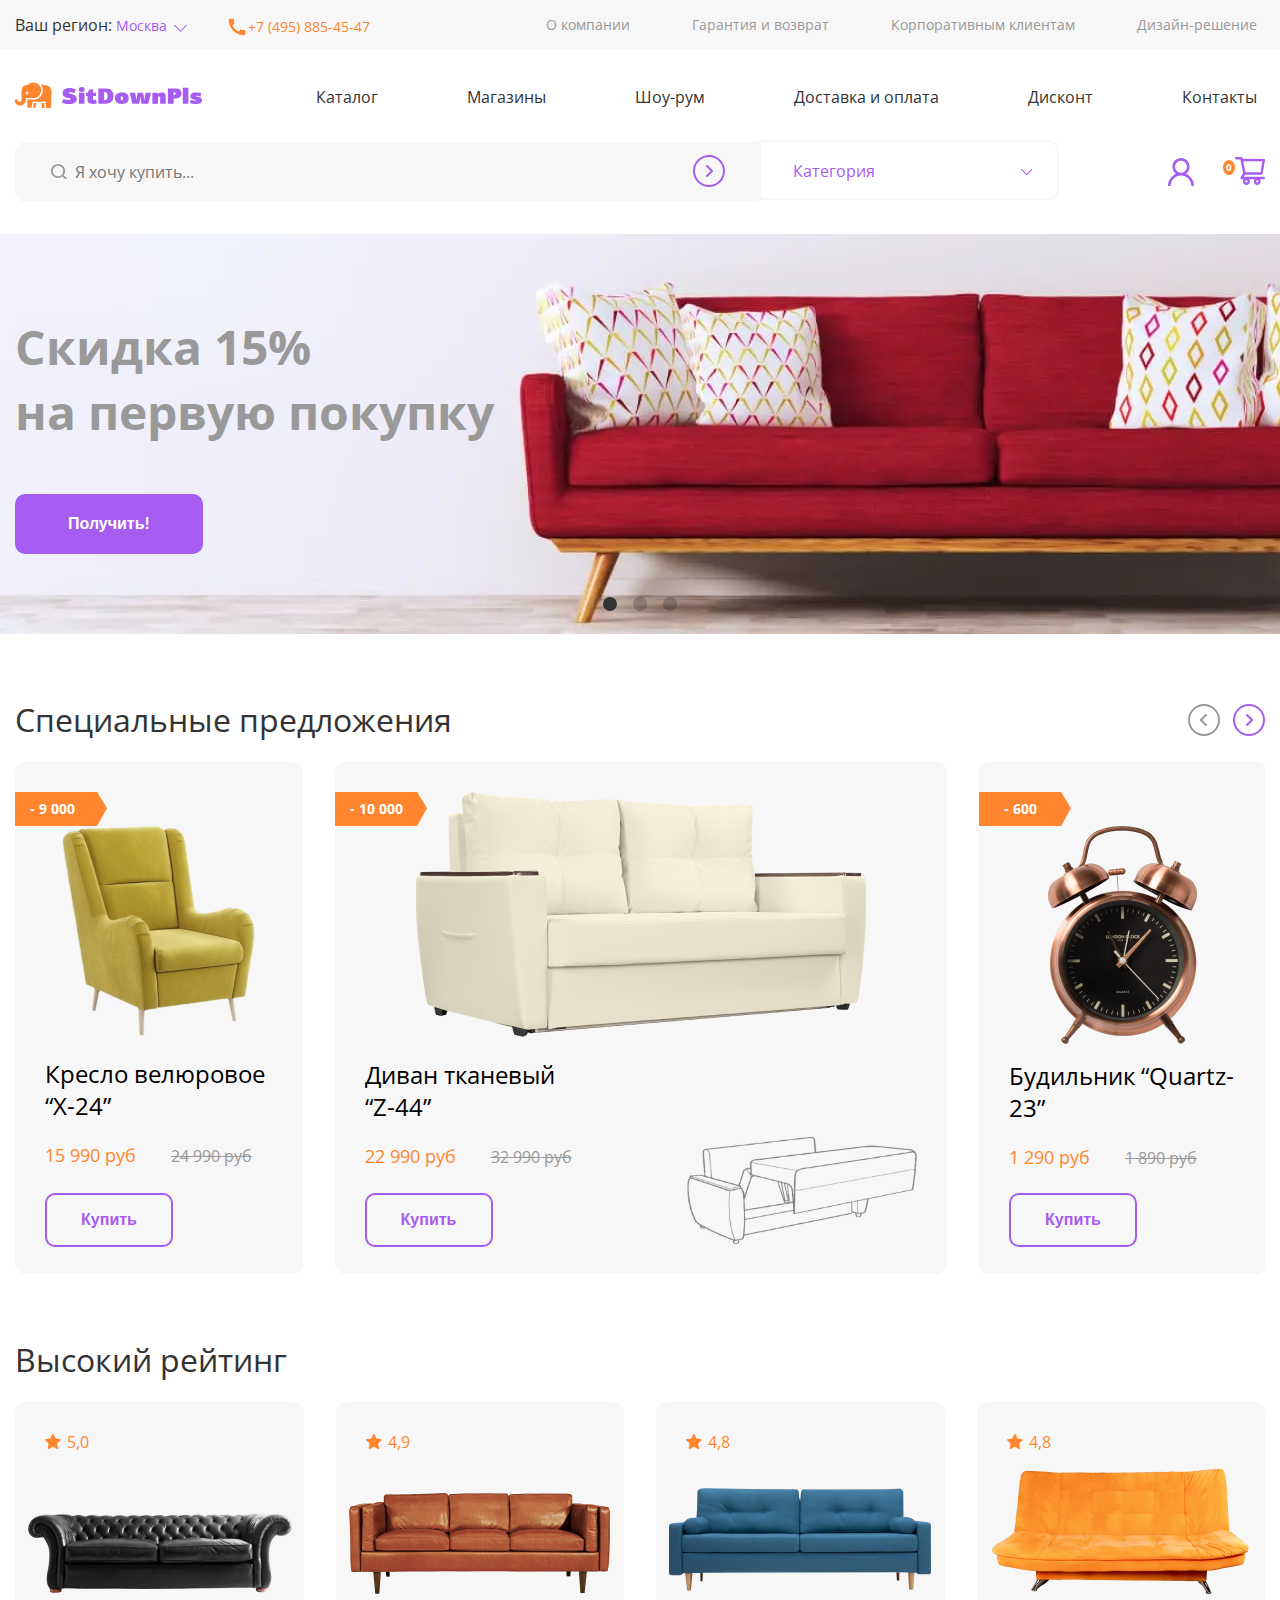
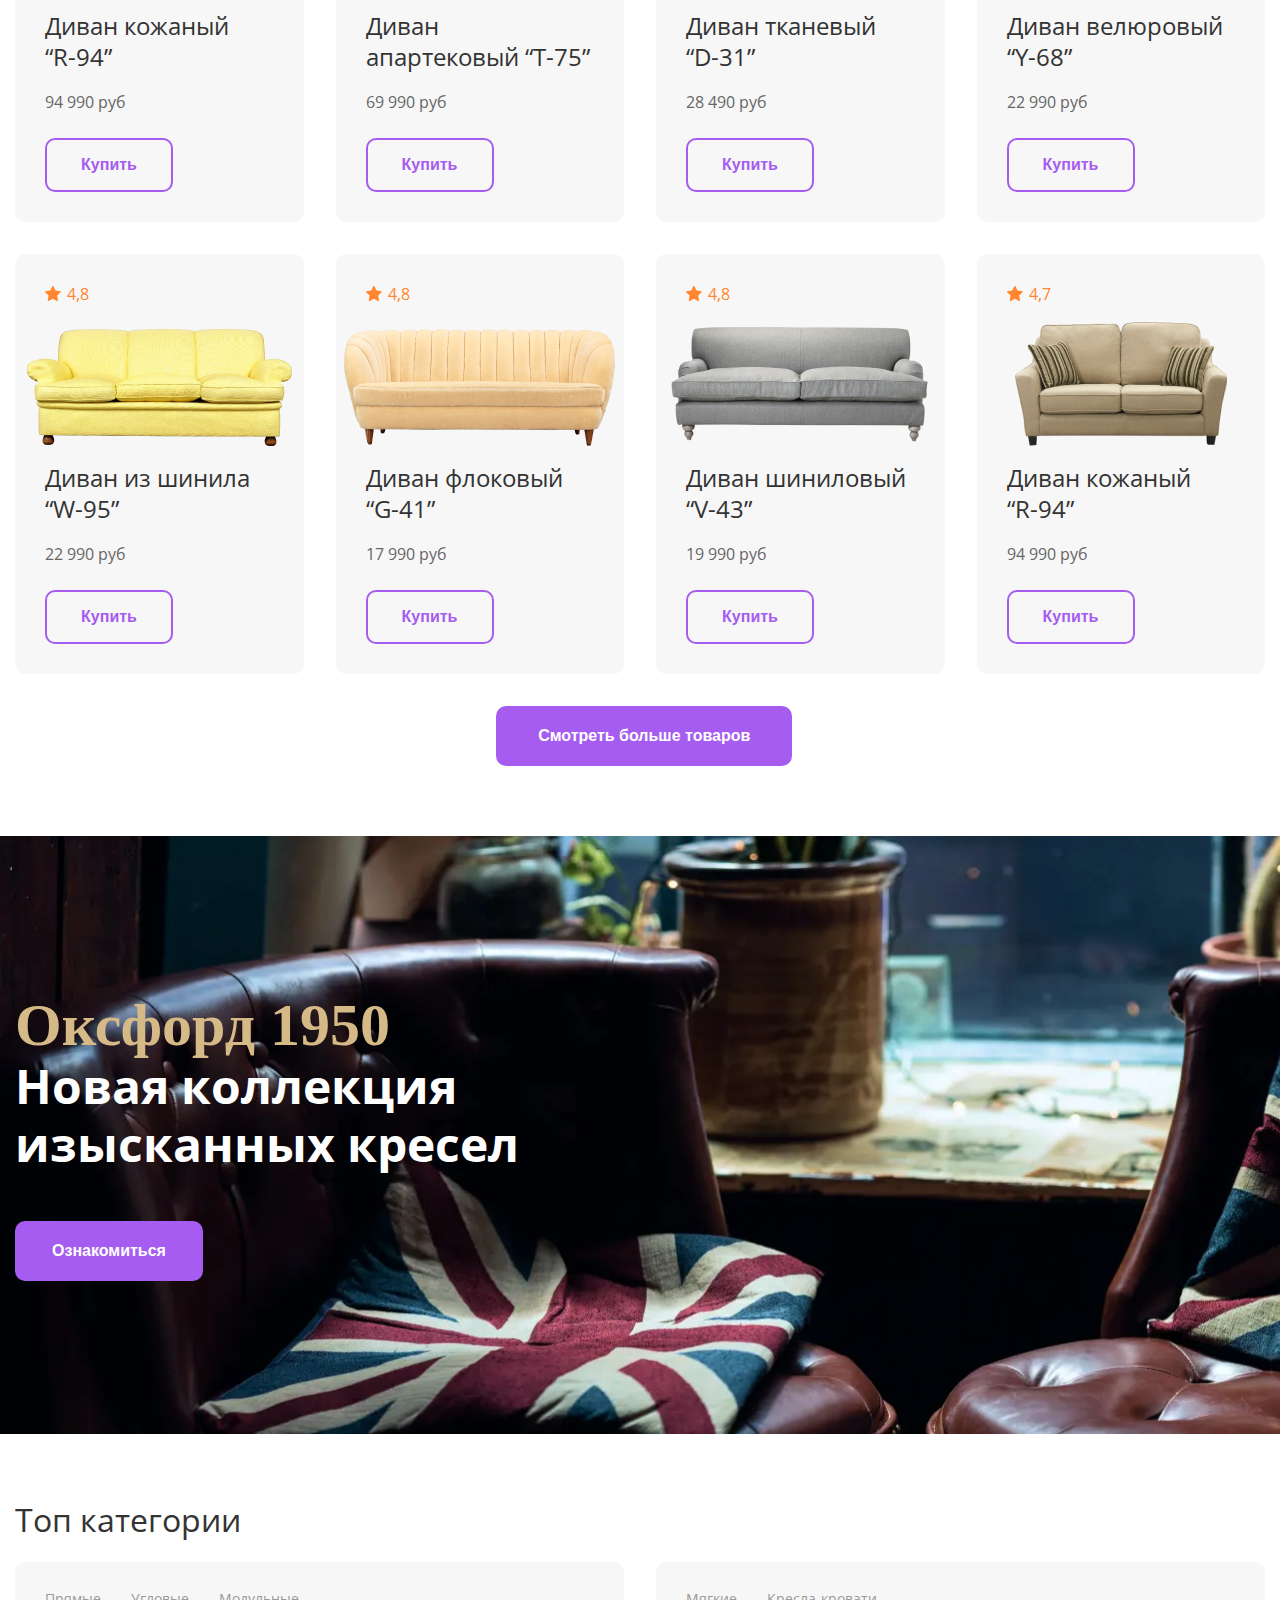
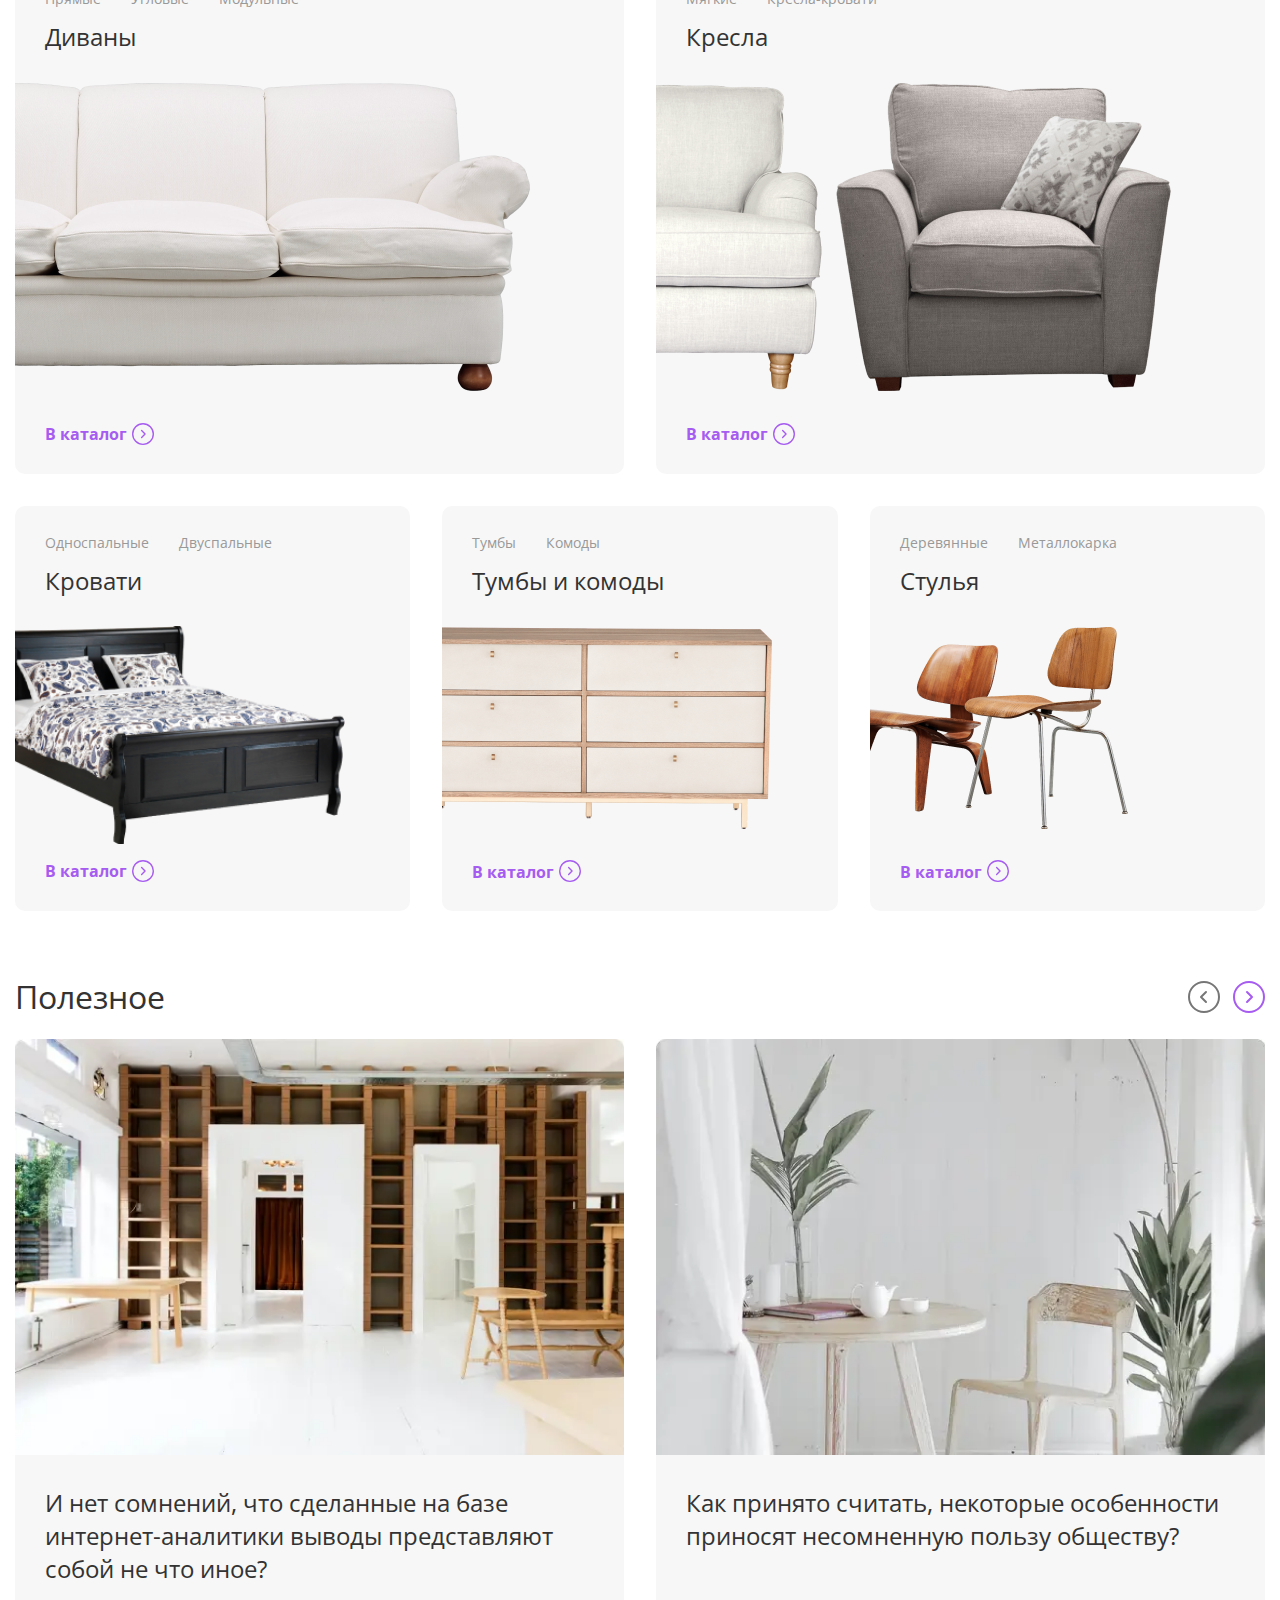
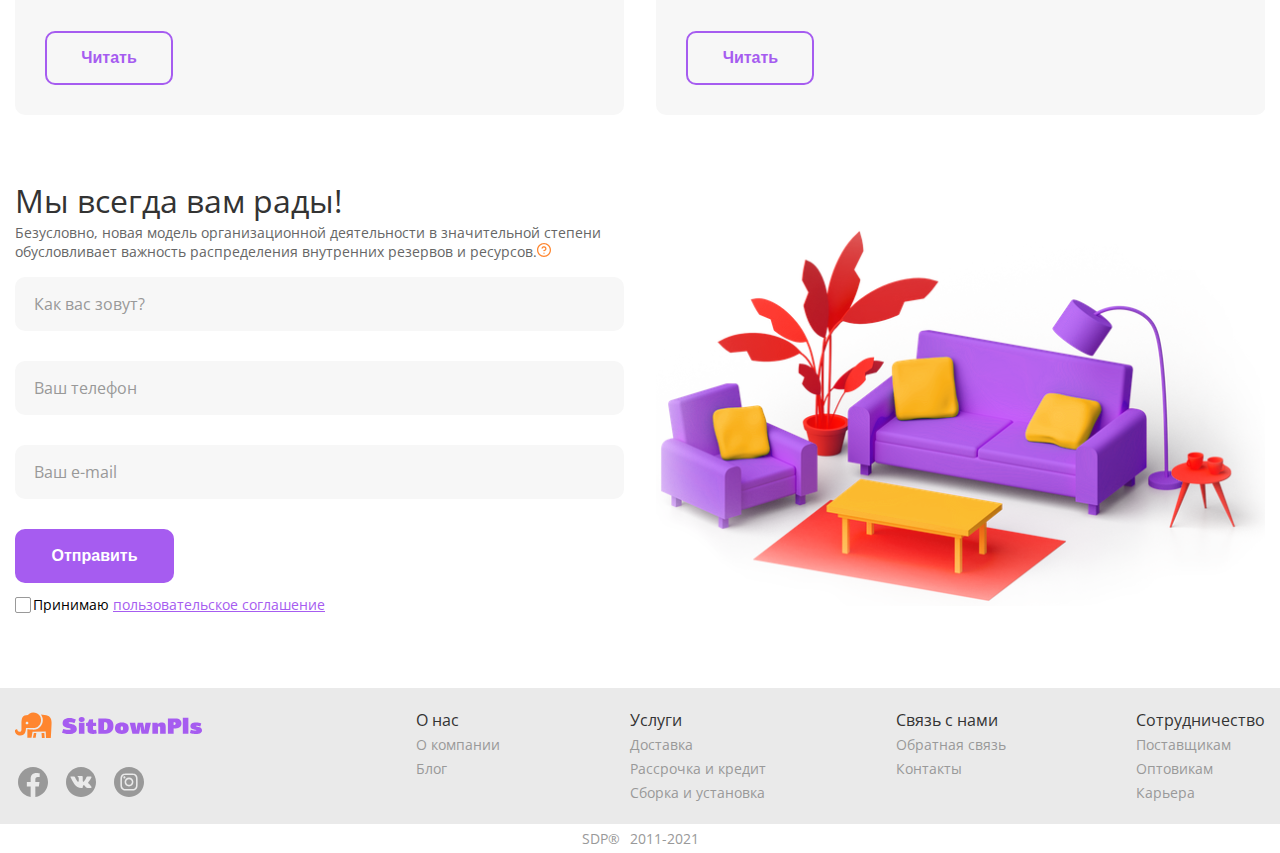
<file: index.html>
<!DOCTYPE html>
<html lang="ru">
<head>
    <meta charset="UTF-8">
    <meta http-equiv="X-UA-Compatible" content="IE=edge">
    <meta name="viewport" content="width=device-width, initial-scale=1.0">
    <link rel="stylesheet" href="styles/libs/normalize.css">
    <link rel="stylesheet" href="styles/libs/jquery-ui.min.css">
    <link rel="stylesheet" href="styles/libs/choices.min.css"/>
    <link rel="stylesheet" href="styles/libs/swiper.min.css" />
    <link rel="stylesheet" href="styles/libs/iziModal.min.css">
    <link rel="stylesheet" href="https://cdn.jsdelivr.net/npm/swiper@8/swiper-bundle.min.css"/>
    <link rel="stylesheet" href="styles/style.css">
    
    <title>SitDownPls</title>
    <script src="js/libs/jquery-3.6.0.min.js" defer></script>
    <script src="js/libs/jquery-ui.min.js" defer></script> 
    <script src="js/libs/swiper-bundle.min.js" defer></script> 
    <script src="js/libs/just-validate.production.min.js" defer></script>
    <script src="js/libs/popper.min.js" defer></script>
    <script src="js/libs/iziModal.min.js" defer></script>
    <script src="js/libs/tippy-bundle.umd.min.js" defer></script>
    <script src="js/libs/choices.min.js"></script>
    <script src="js/libs/inputmask.min.js" defer></script>
    <script src="https://cdnjs.cloudflare.com/ajax/libs/gsap/3.10.4/gsap.min.js" defer></script>
    <script src="js/sdp.js" defer></script>
    <link rel="shortcut icon" href="img/fav.png" type="image/x-icon">
</head>
<body>
    <header class="header">
        <h1 class="visually-hidden">SitDownPls - магазин мебели</h1>
        <div class="container header__container">
            <div class="header__el">
                <div class="header__el-place">
                    <span class="header__el-span">Ваш регион:</span>
                    <select class="js-choice header__el-choice choice-1">
                        <option value="Moscow" class="header__el-option header__el-option-1">Москва</option>
                        <option value="Kazan" class="header__el-option header__el-option-2">Казань</option>
                        <option value="Ufa" class="header__el-option header__el-option-3">Уфа</option>
                        <option value="Perm" class="header__el-option header__el-option-4">Пермь</option>
                    </select>
                </div>
                <a href="tel:+74958854547" class="header__el-link">
                    <svg width="22" height="22" viewbox="0 0 22 22" fill="none" xmlns="http://www.w3.org/2000/svg" class="header__el-link-svg">
                        <path d="M18.3425 14.0983C17.215 14.0983 16.1242 13.915 15.1067 13.585C14.7858 13.475 14.4283 13.5575 14.1808 13.805L12.7417 15.6108C10.1475 14.3733 7.71833 12.0358 6.42583 9.35L8.21333 7.82833C8.46083 7.57167 8.53417 7.21417 8.43333 6.89333C8.09417 5.87583 7.92 4.785 7.92 3.6575C7.92 3.1625 7.5075 2.75 7.0125 2.75H3.84083C3.34583 2.75 2.75 2.97 2.75 3.6575C2.75 12.1733 9.83583 19.25 18.3425 19.25C18.9933 19.25 19.25 18.6725 19.25 18.1683V15.0058C19.25 14.5108 18.8375 14.0983 18.3425 14.0983Z" fill="#FF862F"/>
                    </svg>
                    +7 (495) 885-45-47
                </a>
            </div>
            <ul class="list-reset header__list">
                <li class="header__list-item">
                   <a href="#" class="header__list-link">О компании</a>
                 </li>
                <li class="header__list-item">
                   <a href="#" class="header__list-link">Гарантия и возврат</a> 
                </li>
                <li class="header__list-item">
                   <a href="#" class="header__list-link">Корпоративным клиентам</a>
                 </li>
                <li class="header__list-item">
                   <a href="#" class="header__list-link"> Дизайн-решение</a>
                </li>
            </ul>
            <a href="index.html" class="logo header__logo">
                <img src="img/logo.svg" alt="Логотип" class="header__logo-img">
            </a>
            <nav class="nav header__nav">
                <ul class="list-reset header__nav-list">
                    <li class="header__nav-item">
                        <a href="catalog.html" class="header__nav-link">Каталог</a>
                    </li>
                    <li class="header__nav-item">
                        <a href="#" class="header__nav-link">Магазины</a>
                    </li>
                    <li class="header__nav-item">
                        <a href="#" class="header__nav-link">Шоу-рум</a>
                    </li>
                    <li class="header__nav-item">
                        <a href="#" class="header__nav-link">Доставка и оплата</a>
                    </li>
                    <li class="header__nav-item">
                        <a href="#" class="header__nav-link">Дисконт</a>
                    </li>
                    <li class="header__nav-item">
                        <a href="#" class="header__nav-link">Контакты</a>
                    </li>
                </ul>
                <button class="btn-reset  header__nav-burger" id="burger">
                    <span class="header__nav-burger-span"></span>
                </button> 
                <div class="burger burger__menu" id="burger__menu">
                    <button class="btn-reset burger__close"></button>
                    <div class="container burger__container">
                    <ul class="list-reset burger__list-1">
                        <li class="burger__list-1-item">
                            <a href="catalog.html" class="burger__list-1-link">Каталог</a>
                        </li>
                        <li class="burger__list-1-item">
                            <a href="#" class="burger__list-1-link">Магазины</a>
                        </li>
                        <li class="burger__list-1-item">
                            <a href="#" class="burger__list-1-link">Шоу-рум</a>
                        </li>
                        <li class="burger__list-1-item">
                            <a href="#" class="burger__list-1-link">Доставка и оплата</a>
                        </li>
                        <li class="burger__list-1-item">
                            <a href="#" class="burger__list-1-link">Дисконт</a>
                        </li>
                        <li class="burger__list-1-item">
                            <a href="#" class="burger__list-1-link">Контакты</a>
                        </li>                        
                    </ul>
                    <svg class="burger__menu-svg" width="161" height="112" viewbox="0 0 161 112" fill="none" xmlns="http://www.w3.org/2000/svg">
                        <path opacity="0.2" fill-rule="evenodd" clip-rule="evenodd" d="M25.5794 100.365C45.8369 100.365 49.6542 82.2743 49.6542 67.7904C52.0602 67.7904 71.0747 67.7904 79.7477 67.7904C126.924 67.7904 126.936 0 81.2523 0C68.8267 0 60.8234 7.65074 58.6807 10.3159C33.1916 10.3159 30.0935 23.8426 30.0935 50.1074C30.0935 55.1744 30.0935 71.6455 30.0935 74.1827C30.0935 80.3583 27.6499 84.3648 21.0639 84.3648C15.441 84.3648 12.7777 79.3079 10.5312 72.2115C9.36058 72.8501 1.14055 77.3658 0 78.1063C2.48723 85.1955 5.1505 100.365 25.5794 100.365ZM54.2194 39.79C61.9369 39.79 62.5929 51.5796 53.6732 51.5796C46.1543 51.5796 46.35 39.79 54.2194 39.79ZM81.2538 75.1196C74.7311 75.1196 55.6729 73.6852 55.6729 73.6852V110.032L73.729 110.294L78.243 84.0011L135.421 82.91L136.927 111.737L157.992 112C157.992 112 161 55.5381 161 44.2111C161 23.201 151.745 11.3095 130.907 10.3159C125.685 10.0671 118.854 9.07789 114.355 8.84221C133.966 33.0776 118.362 75.1196 81.2538 75.1196ZM117.366 89.8566L118.869 111.213L130.907 111.476L129.402 89.8566H117.366ZM79.7477 110.558L91.785 110.82L94.7929 89.8566H84.2602L79.7477 110.558Z" fill="#666666"/>
                    </svg>
                    <div class="burger__menu-bot">
                        <div class="container burger__container-bot">
                        <ul class="list-reset burger__list-2">
                            <li class="burger__list-2-item">
                                <a href="#" class="burger__list-2-link">О компании</a>
                            </li>
                            <li class="burger__list-2-item">
                                <a href="#" class="burger__list-2-link">Корпоративным <br> клиентам</a>
                            </li>
                            <li class="burger__list-2-item">
                                <a href="#" class="burger__list-2-link">Гарантия и возврат</a>
                            </li>
                            <li class="burger__list-2-item">
                                <a href="#" class="burger__list-2-link">Дизайн-решение</a>
                            </li>
                        </ul>
                    </div>
                    </div>
                    </div>
                </div>   

            </nav>
            <form action="post" class="header__form">
                <svg width="20" height="20" viewbox="0 0 20 20" fill="none" xmlns="http://www.w3.org/2000/svg" class="header__search">
                    <path d="M17.8187 16.0625L14.607 13.3156C15.5516 12.0945 16.0625 10.6016 16.0625 9.03125C16.0625 7.15156 15.3289 5.38906 14.0023 4.06016C12.6758 2.73125 10.9086 2 9.03125 2C7.15391 2 5.38672 2.73359 4.06016 4.06016C2.73125 5.38672 2 7.15156 2 9.03125C2 10.9086 2.73359 12.6758 4.06016 14.0023C5.38672 15.3312 7.15156 16.0625 9.03125 16.0625C10.6016 16.0625 12.0922 15.5516 13.3133 14.6094L16.5249 17.3539C16.5428 17.3718 16.564 17.3859 16.5873 17.3956C16.6106 17.4053 16.6356 17.4102 16.6609 17.4102C16.6861 17.4102 16.7111 17.4053 16.7344 17.3956C16.7578 17.3859 16.7789 17.3718 16.7968 17.3539L17.8187 16.3344C17.8365 16.3165 17.8507 16.2953 17.8604 16.272C17.87 16.2487 17.875 16.2237 17.875 16.1984C17.875 16.1732 17.87 16.1482 17.8604 16.1249C17.8507 16.1015 17.8365 16.0803 17.8187 16.0625ZM12.7438 12.7438C11.75 13.7352 10.4328 14.2812 9.03125 14.2812C7.62969 14.2812 6.3125 13.7352 5.31875 12.7438C4.32734 11.75 3.78125 10.4328 3.78125 9.03125C3.78125 7.62969 4.32734 6.31016 5.31875 5.31875C6.3125 4.32734 7.62969 3.78125 9.03125 3.78125C10.4328 3.78125 11.7523 4.325 12.7438 5.31875C13.7352 6.3125 14.2812 7.62969 14.2812 9.03125C14.2812 10.4328 13.7352 11.7523 12.7438 12.7438Z" fill="#999999"/>
                </svg>
                <input type="text" placeholder="Я хочу купить..." class="header__form-input">
                <button class="btn-reset header__form-btn" aria-label="кнопка поиска">
                    <svg width="32" height="32" viewbox="0 0 32 32" fill="none" xmlns="http://www.w3.org/2000/svg" class="header__form-arrow arrow-next">
                        <circle cx="16" cy="16" r="15" stroke="#A65CF0" stroke-width="2"/>
                        <path d="M14 11L19 16L14 21" stroke="#A65CF0" stroke-width="2" stroke-linecap="round" stroke-linejoin="round"/>
                        
                    </svg>
                </button>
            </form>
            <select class="js-choice choices" id="choice-2">
                <option value="-" class="choices__placeholder header__option  header__option-1 ">Категория</option>
                <option value="sofa" class="header__option header__option-2">Диваны</option>
                <option value="armchair" class="header__option header__option-3">Кресла</option>
                <option value="pouf" class="header__option header__option-4">Пуфы</option>
                <option value="bed" class="header__option header__option-5">Кровати</option>
                <option value="nightstand" class="header__option header__option-6">Тумбы</option>
                <option value="dresser" class="header__option header__option-7">Комоды</option>
                <option value="chair" class="header__option header__option-8">Стулья</option>
                <option value="table" class="header__option header__option-9">Столы</option>
                <option value="trinket" class="header__option header__option-10">Аксессуары</option>
                
            </select>
            <div class="header__personal">
                <a href="#" class="header__personal-cab" aria-label="Войти в личный кабинет">
                    <svg width="26" height="28" viewbox="0 0 26 28" fill="none" xmlns="http://www.w3.org/2000/svg">
                        <path d="M24.98 22.8503C24.3278 21.2785 23.3813 19.8508 22.1933 18.6467C21.0089 17.4392 19.6059 16.4764 18.0617 15.8116C18.0478 15.8045 18.034 15.801 18.0202 15.794C20.1742 14.2111 21.5744 11.6327 21.5744 8.72362C21.5744 3.90452 17.7367 0 13 0C8.26333 0 4.42559 3.90452 4.42559 8.72362C4.42559 11.6327 5.82585 14.2111 7.97982 15.7975C7.96599 15.8045 7.95216 15.808 7.93833 15.8151C6.38941 16.4799 4.99952 17.4332 3.80671 18.6503C2.61981 19.8553 1.67349 21.2827 1.02003 22.8538C0.37806 24.3918 0.0318323 26.0409 8.64563e-05 27.7116C-0.000836348 27.7491 0.00563604 27.7864 0.0191224 27.8214C0.0326088 27.8564 0.0528363 27.8882 0.0786128 27.9151C0.104389 27.942 0.135194 27.9633 0.16921 27.9779C0.203227 27.9925 0.239768 28 0.27668 28H2.35113C2.50326 28 2.62427 27.8769 2.62773 27.7256C2.69688 25.01 3.76868 22.4668 5.66335 20.5392C7.62371 18.5447 10.2271 17.4472 13 17.4472C15.7729 17.4472 18.3763 18.5447 20.3367 20.5392C22.2313 22.4668 23.3031 25.01 23.3723 27.7256C23.3757 27.8804 23.4967 28 23.6489 28H25.7233C25.7602 28 25.7968 27.9925 25.8308 27.9779C25.8648 27.9633 25.8956 27.942 25.9214 27.9151C25.9472 27.8882 25.9674 27.8564 25.9809 27.8214C25.9944 27.7864 26.0008 27.7491 25.9999 27.7116C25.9653 26.0301 25.6231 24.3945 24.98 22.8503ZM13 14.7739C11.413 14.7739 9.91943 14.1442 8.79577 13.001C7.67211 11.8578 7.05323 10.3382 7.05323 8.72362C7.05323 7.10905 7.67211 5.58945 8.79577 4.44623C9.91943 3.30301 11.413 2.67337 13 2.67337C14.587 2.67337 16.0806 3.30301 17.2042 4.44623C18.3279 5.58945 18.9468 7.10905 18.9468 8.72362C18.9468 10.3382 18.3279 11.8578 17.2042 13.001C16.0806 14.1442 14.587 14.7739 13 14.7739Z" fill="#A65CF0"/>
                    </svg>                        
                </a>
                <div class="header__personal-cart">
                    <span class="header__personal-cart-count">0</span>
                    <a href="#" class="header__persoan-cart-link">
                        <svg width="30" height="28" viewbox="0 0 30 28" fill="none" xmlns="http://www.w3.org/2000/svg">
                            <path d="M28.8162 19.8503H8.90202L9.90191 17.7365L26.5154 17.7052C27.0772 17.7052 27.5588 17.2887 27.6591 16.7125L29.9599 3.34598C30.0201 2.99541 29.9298 2.63444 29.7091 2.36023C29.6 2.22528 29.4639 2.11658 29.3103 2.04166C29.1567 1.96674 28.9892 1.9274 28.8195 1.92637L7.68476 1.85348L7.50418 0.971861C7.39048 0.40957 6.90224 0 6.34712 0H1.18047C0.86739 0 0.567133 0.129087 0.345752 0.358864C0.124371 0.588641 0 0.900285 0 1.22524C0 1.55019 0.124371 1.86184 0.345752 2.09161C0.567133 2.32139 0.86739 2.45048 1.18047 2.45048H5.3907L6.17991 6.34486L8.12284 16.1086L5.62145 20.3466C5.49155 20.5286 5.4133 20.7446 5.39557 20.9704C5.37784 21.1961 5.42134 21.4225 5.52112 21.6239C5.72177 22.0369 6.12641 22.2973 6.57452 22.2973H8.67462C8.2269 22.9145 7.98508 23.6662 7.98573 24.4388C7.98573 26.4034 9.52402 28 11.4168 28C13.3096 28 14.8478 26.4034 14.8478 24.4388C14.8478 23.6648 14.6004 22.9116 14.159 22.2973H19.5463C19.0986 22.9145 18.8568 23.6662 18.8574 24.4388C18.8574 26.4034 20.3957 28 22.2885 28C24.1812 28 25.7195 26.4034 25.7195 24.4388C25.7195 23.6648 25.4721 22.9116 25.0307 22.2973H28.8195C29.4683 22.2973 30 21.7489 30 21.072C29.9981 20.7474 29.8725 20.4368 29.6507 20.2079C29.4289 19.979 29.1289 19.8504 28.8162 19.8503ZM8.17635 4.26925L27.4317 4.33519L25.5456 15.2964L10.4202 15.3242L8.17635 4.26925ZM11.4168 25.5356C10.8349 25.5356 10.36 25.0428 10.36 24.4388C10.36 23.8349 10.8349 23.342 11.4168 23.342C11.9987 23.342 12.4735 23.8349 12.4735 24.4388C12.4735 24.7297 12.3622 25.0087 12.164 25.2144C11.9658 25.4201 11.6971 25.5356 11.4168 25.5356ZM22.2885 25.5356C21.7066 25.5356 21.2317 25.0428 21.2317 24.4388C21.2317 23.8349 21.7066 23.342 22.2885 23.342C22.8704 23.342 23.3452 23.8349 23.3452 24.4388C23.3452 24.7297 23.2339 25.0087 23.0357 25.2144C22.8375 25.4201 22.5687 25.5356 22.2885 25.5356Z" fill="#A65CF0"/>
                        </svg>                                                       
                    </a>
                </div>
            </div>
        </div>
    </header>
    <main class="main">
        <section class="hero">
            <div class="swiper swiper1 hero__swiper">
                  <div class="swiper-wrapper hero__wrapper">
                    <div class="swiper-slide hero__bg hero__bg-1">
                        <div class="container hero__bg-container">
                            <h3 class="hero__header hero__header-1">Скидка 15% на первую покупку</h3>
                            <button class="btn-reset btn hero__btn">Получить!</button>                            
                        </div>
                    </div>
                    <div class="swiper-slide hero__bg hero__bg-2">
                        <div class="container hero__bg-container">
                            <h3 class="hero__header hero__header-2">1000+ аксессуаров для дома</h3>
                            <button class="btn-reset btn hero__btn">Получить!</button>                            
                        </div>
                    </div>
                    <div class="swiper-slide hero__bg hero__bg-3">
                        <div class="container hero__bg-container">
                            <h3 class="hero__header hero__header-3">Коллекция стильного и яркого текстиля</h3>
                            <button class="btn-reset btn hero__btn">Получить!</button>                            
                        </div>
                    </div>            
                </div>
                <div class="swiper-pagination swiper-pagination-bullets hero__pagination"></div> 
              </div>
              <button class="btn-reset btn hero__btn hero__btn-320">Получить!</button>         
        </section>
        <section class="offer">
            <div class="container offer__container">
                <h2 class="section-header offer__header">Специальные предложения</h2>
                <div class="swiper-button-wrapper offer__swiper-button">
                    <div class="offer__swiper-button-prev">
                        <svg width="32" height="32" viewbox="0 0 32 32" fill="none" xmlns="http://www.w3.org/2000/svg" class="arrow-prev">
                            <circle r="15" transform="matrix(-1 0 0 1 16 16)" stroke="#A65CF0" stroke-width="2"/>
                            <path d="M18 11L13 16L18 21" stroke="#A65CF0" stroke-width="2" stroke-linecap="round" stroke-linejoin="round"/>
                        </svg>
                    </div>
                    <div class=" offer__swiper-button-next">
                        <svg width="32" height="32" viewbox="0 0 32 32" fill="none" xmlns="http://www.w3.org/2000/svg" class="arrow-next">
                            <circle cx="16" cy="16" r="15" stroke="#A65CF0" stroke-width="2"/>
                            <path d="M14 11L19 16L14 21" stroke="#A65CF0" stroke-width="2" stroke-linecap="round" stroke-linejoin="round"/>
                        </svg>
                    </div>                        
                </div>
                <div class="swiper swiper2 offer__swiper">
                    <div class="swiper-wrapper offer__swiper-wrapper">
                        <div class="swiper-slide offer__swiper-slide offer__swiper-slide-1">
                            <span class="offer__badge">- 9 000</span>
                            <picture class="offer__img offer__img-1">
                                <source media="(max-width:500px)" srcset="img/offer/1-1-320.png" type="image/png">
                                <source media="(max-width:970px)" srcset="img/offer/1-1-768.png" type="image/png">
                                <source media="(max-width:1200px)" srcset="img/offer/1-1-1024.png" type="image/png">
                                <img src="img/offer/1-1.png" alt="Товар">
                            </picture>
                            <h3 class="offer__name">Кресло велюровое “X-24”</h3>
                            <div class="offer__price">
                                <span class="offer__price-after">15 990 руб</span>
                                <span class="offer__price-before">24 990 руб</span>
                            </div>
                            <button class="btn-reset btn-trans offer__btn">Купить</button>
                        </div>
                        <div class="swiper-slide offer__swiper-slide offer__swiper-slide-2">
                            <span class="offer__badge">- 10 000</span>
                            <picture class="offer__img offer__img-2">
                                <source media="(max-width:500px)" srcset="img/offer/1-2-320.png" type="image/png">
                                <source media="(max-width:970px)" srcset="img/offer/1-2-768.png" type="image/png">
                                <source media="(max-width:1200px)" srcset="img/offer/1-2-1024.png" type="image/png">
                                <img src="img/offer/1-2.png" alt="Товар" >
                            </picture>
                            <h3 class="offer__name">Диван тканевый “Z-44”</h3>
                            <div class="offer__price">
                                <span class="offer__price-after">22 990 руб</span>
                                <span class="offer__price-before">32 990 руб</span>
                            </div>
                            <button class="btn-reset btn-trans offer__btn">Купить</button>
                            <img src="img/offer/1-2-1.svg" alt="Схема товара" class="offer__svg">
                        </div>
                        <div class="swiper-slide offer__swiper-slide offer__swiper-slide-3">
                            <span class="offer__badge offer__badge-small">- 600</span>
                            <picture class="offer__img offer__img-3">
                                <source media="(max-width:500px)" srcset="img/offer/1-3-320.png" type="image/png">
                                <source media="(max-width:970px)" srcset="img/offer/1-3-768.png" type="image/png">
                                <source media="(max-width:1200px)" srcset="img/offer/1-3-1024.png" type="image/png">
                                <img src="img/offer/1-3.png" alt="Товар" >
                            </picture>
                            <h3 class="offer__name">Будильник  “Quartz-23”</h3>
                            <div class="offer__price">
                                <span class="offer__price-after">1 290 руб</span>
                                <span class="offer__price-before">1 890 руб</span>
                            </div>
                            <button class="btn-reset btn-trans offer__btn">Купить</button>
                        </div>
                        <div class="swiper-slide offer__swiper-slide offer__swiper-slide-4">
                            <span class="offer__badge offer__badge-small">- 300</span>
                            <picture class="offer__img offer__img-4">
                                <source media="(max-width:500px)" srcset="img/offer/2-1-320.png" type="image/png">
                                <source media="(max-width:970px)" srcset="img/offer/2-1-768.png" type="image/png">
                                <source media="(max-width:1024px)" srcset="img/offer/2-1-1200.png" type="image/png">
                                <img src="img/offer/2-1.png" alt="Товар" >
                            </picture>
                            <h3 class="offer__name">Мини-скульптура “Oh my deer”</h3>
                            <div class="offer__price">
                                <span class="offer__price-after">690 руб</span>
                                <span class="offer__price-before">990 руб</span>
                            </div>
                            <button class="btn-reset btn-trans offer__btn">Купить</button>
                        </div>
                        <div class="swiper-slide offer__swiper-slide offer__swiper-slide-5">
                            <span class="offer__badge">- 10 000</span>
                            <picture class="offer__img offer__img-5">
                                <source media="(max-width:500px)" srcset="img/offer/2-2-320.png" type="image/png">
                                <source media="(max-width:970px)" srcset="img/offer/2-2-768.png" type="image/png">
                                <source media="(max-width:1200px)" srcset="img/offer/2-2-1024.png" type="image/png">
                                <img src="img/offer/2-2.png" alt="Товар" >
                            </picture>
                            <h3 class="offer__name">Диван вел-флок “Z-85”</h3>
                            <div class="offer__price">
                                <span class="offer__price-after">22 990 руб</span>
                                <span class="offer__price-before">32 990 руб</span>
                            </div>
                            <button class="btn-reset btn-trans offer__btn">Купить</button>
                            <img src="img/offer/2-2-1.svg" alt="Схема товара" class="offer__svg">
                        </div>
                        <div class="swiper-slide offer__swiper-slide offer__swiper-slide-6">
                            <span class="offer__badge offer__badge-small">- 700</span>
                            <picture class="offer__img offer__img-6">
                                <source media="(max-width:500px)" srcset="img/offer/2-3-320.png" type="image/png">
                                <source media="(max-width:970px)" srcset="img/offer/2-3-768.png" type="image/png">
                                <source media="(max-width:1200px)" srcset="img/offer/2-3-1024.png" type="image/png">
                                <img src="img/offer/2-3.png" alt="Товар" >
                            </picture>
                            <h3 class="offer__name">Термометр + гидрометр “H-18”</h3>
                            <div class="offer__price">
                                <span class="offer__price-after">1 390 руб</span>
                                <span class="offer__price-before">2 090 руб</span>
                            </div>
                            <button class="btn-reset btn-trans offer__btn">Купить</button>
                        </div>
                    </div>
                </div>
            </div>
        </section>
        <section class="rate">
            <div class="container rate__container">
                <h2 class="section-header rate__header">Высокий рейтинг</h2>
                <div class="grid rate__grid">
                    <div class="rate__grid-card rate__grid-card-1">
                        <span class="rate__badge">5,0</span>
                        <picture class="rate__picture">
                            <img src="img/rate/1.png" alt="Диван" class="rate__img">
                        </picture>
                        <div class="rate__content">
                            <h3 class="rate__name rate__name-1">Диван кожаный “R-94”</h3>
                            <span class="rate__price">94 990 руб</span> 
                        </div>
                        <button class="btn-reset btn-trans rate__btn">Купить</button>
                    </div>
                    <div class="rate__grid-card rate__grid-card-2">
                        <span class="rate__badge">4,9</span>
                        <picture class="rate__picture">
                            <img src="img/rate/2.png" alt="Диван" class="rate__img">
                        </picture>
                        <div class="rate__content">
                            <h3 class="rate__name rate__name-2">Диван апартековый “T-75”</h3>
                            <span class="rate__price">69 990 руб</span>
                        </div>
                        <button class="btn-reset btn-trans rate__btn">Купить</button>
                    </div>
                    <div class="rate__grid-card rate__grid-card-3">
                        <span class="rate__badge">4,8</span>
                        <a href="product.html" class="rate__picture">
                        <picture >
                            <img src="img/rate/3.png" alt="Диван" class="rate__img">
                        </picture>
                        </a>
                        <div class="rate__content">
                            <h3 class="rate__name rate__name-3">Диван тканевый “D-31”</h3>
                            <span class="rate__price">28 490 руб</span>
                           
                        </div>
                        <button class="btn-reset btn-trans rate__btn">Купить</button>
                    </div>
                    <div class="rate__grid-card rate__grid-card-4">
                        <span class="rate__badge">4,8</span>
                        <picture class="rate__picture">
                            <img src="img/rate/4.png" alt="Диван" class="rate__img">
                        </picture>
                        <div class="rate__content">
                            <h3 class="rate__name rate__name-4">Диван велюровый “Y-68”</h3>
                            <span class="rate__price">22 990 руб</span>
                            
                        </div>
                        <button class="btn-reset btn-trans rate__btn">Купить</button>     
                    </div>
                    <div class="rate__grid-card rate__grid-card-5">
                        <span class="rate__badge">4,8</span>
                        <picture class="rate__picture">
                            <img src="img/rate/5.png" alt="Диван" class="rate__img">
                        </picture>
                        <div class="rate__content">
                            <h3 class="rate__name rate__name-5">Диван из шинила “W-95”</h3>
                            <span class="rate__price">22 990 руб</span>
                            
                        </div>
                        <button class="btn-reset btn-trans rate__btn">Купить</button>                       
                    </div>
                    <div class="rate__grid-card rate__grid-card-6">
                        <span class="rate__badge">4,8</span>
                        <picture class="rate__picture">
                            <img src="img/rate/6.png" alt="Диван" class="rate__img">
                        </picture>
                        <div class="rate__content">
                            <h3 class="rate__name rate__name-6">Диван флоковый “G-41”</h3>
                            <span class="rate__price">17 990 руб</span>
                            
                        </div>
                        <button class="btn-reset btn-trans rate__btn">Купить</button>     
                    </div>
                    <div class="rate__grid-card rate__grid-card-7">
                        <span class="rate__badge">4,8</span>
                        <picture class="rate__picture">
                            <img src="img/rate/7.png" alt="Диван" class="rate__img">
                        </picture>
                        <div class="rate__content">
                            <h3 class="rate__name rate__name-7">Диван шиниловый “V-43”</h3>
                            <span class="rate__price">19 990 руб</span>
                            
                        </div>
                        <button class="btn-reset btn-trans rate__btn">Купить</button>
                    </div>
                    <div class="rate__grid-card rate__grid-card-8">
                        <span class="rate__badge">4,7</span>
                        <picture class="rate__picture">
                            <img src="img/rate/8.png" alt="Диван" class="rate__img">
                        </picture>
                        <div class="rate__content"> 
                            <h3 class="rate__name rate__name-8">Диван кожаный “R-94”</h3>
                            <span class="rate__price">94 990 руб</span>
                            
                        </div>
                        <button class="btn-reset btn-trans rate__btn">Купить</button>  
                    </div>
                </div>
                <a class=" btn rate__more" href="catalog.html">Смотреть больше товаров</a>
            </div>
        </section>
        <section class="baner">
            <div class="container baner__container">
                <h2 class="section-header baner__header">Оксфорд 1950</h2>
                <div class="baner__span">Новая коллекция изысканных кресел</div>
                <button class="btn-reset btn baner__btn">Ознакомиться</button>
            </div>
        </section>
        <section class="top">
            <div class="container top__container">
                <h2 class="section-header top__header">Топ категории</h2>
                <div class="grid top__grid">
                    <div class="top__grid-card top__grid-card-1">
                        <ul class="list-reset top__list top__list-1">
                            <li class="top__list-item top__list-item-1">Прямые</li>
                            <li class="top__list-item top__list-item-1">Угловые</li>
                            <li class="top__list-item top__list-item-1">Модульные</li>
                        </ul>
                        <h3 class="top__name top__name-1">Диваны
                            <a href="#" class=" top__btn"> 
                                <svg width="32" height="32" viewbox="0 0 32 32" fill="none" xmlns="http://www.w3.org/2000/svg" class="arrow-next">
                                    <circle cx="16" cy="16" r="15" stroke="#A65CF0" stroke-width="2"/>
                                    <path d="M14 11L19 16L14 21" stroke="#A65CF0" stroke-width="2" stroke-linecap="round" stroke-linejoin="round"/>
                                    
                                </svg>                                
                            </a>
                        </h3>
                        <picture class="top__picture top__picture-1">
                            <source media="(max-width:500px)" srcset="img/top/1-320.png" type="image/png">
                            <source media="(max-width:970px)" srcset="img/top/1-768.png" type="image/png">
                            <source media="(max-width:1200px)" srcset="img/top/1-1024.png" type="image/png">
                            <img src="img/top/1.png" alt="Диван" class="top__img">
                        </picture>
                        <a href="catalog.html" class="top__link">В каталог 
                            <span class="top__span"> 
                                <svg width="32" height="32" viewbox="0 0 32 32" fill="none" xmlns="http://www.w3.org/2000/svg" class="arrow-next">
                                    <circle cx="16" cy="16" r="15" stroke="#A65CF0" stroke-width="2"/>
                                    <path d="M14 11L19 16L14 21" stroke="#A65CF0" stroke-width="2" stroke-linecap="round" stroke-linejoin="round"/>
                                    
                                </svg>                                
                            </span>
                        </a>
                    </div>
                    <div class="top__grid-card top__grid-card-2">
                        <ul class="list-reset top__list">
                            <li class="top__list-item">Мягкие</li>
                            <li class="top__list-item">Кресла-кровати</li>
                        </ul>
                        <h3 class="top__name">Кресла
                            <a href="#" class=" top__btn"> 
                                <svg width="32" height="32" viewbox="0 0 32 32" fill="none" xmlns="http://www.w3.org/2000/svg" class="arrow-next">
                                    <circle cx="16" cy="16" r="15" stroke="#A65CF0" stroke-width="2"/>
                                    <path d="M14 11L19 16L14 21" stroke="#A65CF0" stroke-width="2" stroke-linecap="round" stroke-linejoin="round"/>
                                    
                                </svg>                                
                            </a>
                        </h3>
                        <picture class="top__picture top__picture-2">
                            <source media="(max-width:500px)" srcset="img/top/2-320.png" type="image/png">
                            <source media="(max-width:970px)" srcset="img/top/2-768.png" type="image/png">
                            <source media="(max-width:1200px)" srcset="img/top/2-1024.png" type="image/png">
                            <img src="img/top/2.png" alt="Кресла" class="top__img">
                        </picture>
                        <a href="catalog.html" class="top__link">В каталог 
                            <span class="top__span"> 
                                <svg width="32" height="32" viewbox="0 0 32 32" fill="none" xmlns="http://www.w3.org/2000/svg" class="arrow-next">
                                    <circle cx="16" cy="16" r="15" stroke="#A65CF0" stroke-width="2"/>
                                    <path d="M14 11L19 16L14 21" stroke="#A65CF0" stroke-width="2" stroke-linecap="round" stroke-linejoin="round"/>
                                    
                                </svg>                                
                            </span>
                        </a>
                    </div>
                    <div class="top__grid-card top__grid-card-3">
                        <ul class="list-reset top__list">
                            <li class="top__list-item">Односпальные</li>
                            <li class="top__list-item">Двуспальные</li>
                        </ul>
                        <h3 class="top__name">Кровати
                            <a href="#" class=" top__btn"> 
                                <svg width="32" height="32" viewbox="0 0 32 32" fill="none" xmlns="http://www.w3.org/2000/svg" class="arrow-next">
                                    <circle cx="16" cy="16" r="15" stroke="#A65CF0" stroke-width="2"/>
                                    <path d="M14 11L19 16L14 21" stroke="#A65CF0" stroke-width="2" stroke-linecap="round" stroke-linejoin="round"/>
                                    
                                </svg>                                
                            </a>
                        </h3>
                        <picture class="top__picture top__picture-3">
                            <source media="(max-width:500px)" srcset="img/top/3-320.png" type="image/png">
                            <source media="(max-width:970px)" srcset="img/top/3-768.png" type="image/png">
                            <source media="(max-width:1200px)" srcset="img/top/3-1024.png" type="image/png">
                            <img src="img/top/3.png" alt="Кровати" class="top__img">
                        </picture>
                        <a href="catalog.html" class="top__link">В каталог 
                            <span class="top__span"> 
                                <svg width="32" height="32" viewbox="0 0 32 32" fill="none" xmlns="http://www.w3.org/2000/svg" class="arrow-next">
                                    <circle cx="16" cy="16" r="15" stroke="#A65CF0" stroke-width="2"/>
                                    <path d="M14 11L19 16L14 21" stroke="#A65CF0" stroke-width="2" stroke-linecap="round" stroke-linejoin="round"/>
                                    
                                </svg>                                
                            </span>
                        </a>
                    </div>
                    <div class="top__grid-card top__grid-card-4">
                        <ul class="list-reset top__list top__list-4">
                            <li class="top__list-item">Тумбы</li>
                            <li class="top__list-item">Комоды</li>
                        </ul>
                        <h3 class="top__name top__name-4">Тумбы и комоды
                            <a href="#" class=" top__btn"> 
                                <svg width="32" height="32" viewbox="0 0 32 32" fill="none" xmlns="http://www.w3.org/2000/svg" class="arrow-next">
                                    <circle cx="16" cy="16" r="15" stroke="#A65CF0" stroke-width="2"/>
                                    <path d="M14 11L19 16L14 21" stroke="#A65CF0" stroke-width="2" stroke-linecap="round" stroke-linejoin="round"/>
                                    
                                </svg>                                
                            </a>
                        </h3>
                        <picture class="top__picture top__picture-4">
                            <source media="(max-width:500px)" srcset="img/top/4-320.png" type="image/png">
                            <source media="(max-width:970px)" srcset="img/top/4-768.png" type="image/png">
                            <source media="(max-width:1200px)" srcset="img/top/4-1024.png" type="image/png">
                            <img src="img/top/4.png" alt="Тумбы и комоды" class="top__img">
                        </picture>
                        <a href="catalog.html" class="top__link">В каталог 
                            <span class="top__span"> 
                                <svg width="32" height="32" viewbox="0 0 32 32" fill="none" xmlns="http://www.w3.org/2000/svg" class="arrow-next">
                                    <circle cx="16" cy="16" r="15" stroke="#A65CF0" stroke-width="2"/>
                                    <path d="M14 11L19 16L14 21" stroke="#A65CF0" stroke-width="2" stroke-linecap="round" stroke-linejoin="round"/>
                                    
                                </svg>                                
                            </span>
                        </a>
                    </div>
                    <div class="top__grid-card top__grid-card-5">
                        <ul class="list-reset top__list">
                            <li class="top__list-item">Деревянные</li>
                            <li class="top__list-item">Металлокарка</li>
                        </ul>
                        <h3 class="top__name">Стулья
                            <a href="#" class=" top__btn"> 
                                <svg width="32" height="32" viewbox="0 0 32 32" fill="none" xmlns="http://www.w3.org/2000/svg" class="arrow-next">
                                    <circle cx="16" cy="16" r="15" stroke="#A65CF0" stroke-width="2"/>
                                    <path d="M14 11L19 16L14 21" stroke="#A65CF0" stroke-width="2" stroke-linecap="round" stroke-linejoin="round"/>
                                    
                                </svg>                                
                            </a>
                        </h3>
                        <picture class="top__picture top__picture-5">
                            <source media="(max-width:500px)" srcset="img/top/5-320.png" type="image/png">
                            <source media="(max-width:970px)" srcset="img/top/5-768.png" type="image/png">
                            <source media="(max-width:1200px)" srcset="img/top/5-1024.png" type="image/png">
                            <img src="img/top/5.png" alt="Стулья" class="top__img">
                        </picture>
                        <a href="catalog.html" class="top__link">В каталог 
                            <span class="top__span"> 
                                <svg width="32" height="32" viewbox="0 0 32 32" fill="none" xmlns="http://www.w3.org/2000/svg" class="arrow-next">
                                    <circle cx="16" cy="16" r="15" stroke="#A65CF0" stroke-width="2"/>
                                    <path d="M14 11L19 16L14 21" stroke="#A65CF0" stroke-width="2" stroke-linecap="round" stroke-linejoin="round"/>
                                    
                                </svg>                                
                            </span>
                        </a>
                    </div>
                </div>
            </div>
        </section>
        <section class="use">
            <div class="container use__container">
                <h2 class="section-header use__header">Полезное</h2>
                <div class="swiper-button-wrapper use__swiper-button ">
                    <div class="use__swiper-button-prev">
                        <svg width="32" height="32" viewbox="0 0 32 32" fill="none" xmlns="http://www.w3.org/2000/svg" class="arrow-prev">
                            <circle r="15" transform="matrix(-1 0 0 1 16 16)" stroke="#A65CF0" stroke-width="2"/>
                            <path d="M18 11L13 16L18 21" stroke="#A65CF0" stroke-width="2" stroke-linecap="round" stroke-linejoin="round"/>
                        </svg>
                    </div>
                    <div class=" use__swiper-button-next">
                        <svg width="32" height="32" viewbox="0 0 32 32" fill="none" xmlns="http://www.w3.org/2000/svg" class="arrow-next">
                            <circle cx="16" cy="16" r="15" stroke="#A65CF0" stroke-width="2"/>
                            <path d="M14 11L19 16L14 21" stroke="#A65CF0" stroke-width="2" stroke-linecap="round" stroke-linejoin="round"/>
                            
                        </svg>
                    </div>                        
                </div>
                <div class="swiper swiper3 use__swiper">
                    <div class="swiper-wrapper use__swiper-wrapper">
                        <div class="swiper-slide use__swiper-slide use__swiper-slide-1">
                            <picture class="use__picture use__picture-1">
                                <source media="(max-width:500px)" srcset="img/use/1-320.webp" type="image/webp">
                                <source media="(max-width:970px)" srcset="img/use/1-768.webp" type="image/webp">
                                <source media="(max-width:1200px)" srcset="img/use/1-1024.webp" type="image/webp">
                                <img src="img/use/1.webp" class="use__img use__img-1" alt="Изображение" >
                            </picture>
                            <div class="use__content">
                                <p class="use__p">И нет сомнений, что сделанные на базе интернет-аналитики выводы представляют собой не что иное?</p>
                               
                            </div>
                             <button class="btn-reset btn-trans use__btn">Читать</button>
                        </div>
                        <div class="swiper-slide use__swiper-slide use__swiper-slide-2">
                            <picture class="use__picture use__picture-2">
                                <source media="(max-width:500px)" srcset="img/use/2-320.webp" type="image/webp">
                                <source media="(max-width:970px)" srcset="img/use/2-768.webp" type="image/webp">
                                <source media="(max-width:1200px)" srcset="img/use/2-1024.webp" type="image/webp">
                                <img src="img/use/2.webp" class="use__img use__img-2" alt="Изображение" >
                            </picture>
                            <div class="use__content">
                                <p class="use__p">Как принято считать, некоторые особенности приносят несомненную пользу обществу?</p>
                               
                            </div>
                             <button class="btn-reset btn-trans use__btn">Читать</button>
                        </div>
                        <div class="swiper-slide use__swiper-slide use__swiper-slide-3">
                            <picture class="use__picture use__picture-3">
                                <source media="(max-width:500px)" srcset="img/use/3-320.webp" type="image/webp">
                                <source media="(max-width:970px)" srcset="img/use/3-768.webp" type="image/webp">
                                <source media="(max-width:1200px)" srcset="img/use/3-1024.webp" type="image/webp">
                                <img src="img/use/3.webp" class="use__img use__img-3" alt="Изображение" >
                            </picture>
                            <div class="use__content">
                                <p class="use__p">Ясность нашей позиции очевидна: укрепление и развитие внутренней структуры?</p>
                               
                            </div>
                             <button class="btn-reset btn-trans use__btn">Читать</button>
                        </div>
                        <div class="swiper-slide use__swiper-slide use__swiper-slide-4">
                            <picture class="use__picture use__picture-4">
                                <source media="(max-width:500px)" srcset="img/use/4-320.webp" type="image/webp">
                                <source media="(max-width:970px)" srcset="img/use/4-768.webp" type="image/webp">
                                <source media="(max-width:1200px)" srcset="img/use/4-1024.webp" type="image/webp">
                                <img src="img/use/4.webp" class="use__img use__img-4" alt="Изображение" >
                            </picture>
                            <div class="use__content">
                                <p class="use__p">Прежде всего, консультация с широким активом однозначно фиксирует необходимость распределения?</p>
                               
                            </div>
                             <button class="btn-reset btn-trans use__btn">Читать</button>
                        </div>
                        <div class="swiper-slide use__swiper-slide use__swiper-slide-5">
                            <picture class="use__picture use__picture-5">
                                <source media="(max-width:500px)" srcset="img/use/5-320.webp" type="image/webp">
                                <source media="(max-width:970px)" srcset="img/use/5-768.webp" type="image/webp">
                                <source media="(max-width:1200px)" srcset="img/use/5-1024.webp" type="image/webp">
                                <img src="img/use/5.webp" class="use__img use__img-5" alt="Изображение" >
                            </picture>
                            <div class="use__content">
                                <p class="use__p">Как принято считать, некоторые особенности приносят несомненную пользу обществу?</p>
                               
                            </div>
                             <button class="btn-reset btn-trans use__btn">Читать</button>
                        </div>
                    </div>
                </div>            
            </div>
        </section>
        <section class="contacts">
            <div class="container contacts__container">
                <h2 class="section-header contacts__header">Мы всегда вам рады!</h2>
                <div class="grid contacts__grid">
                    <div class="contacts__grid-wrapper contacts__grid-wrapper-1">
                        <p class="contacts__p">Безусловно, новая модель организационной деятельности в значительной степени обусловливает важность распределения внутренних резервов и ресурсов.<button class="btn-reset js-contacts-btn contacts__tooltip"
                            aria-label="Развернуть тултип"
                            data-tippy-content="Реплицированные с зарубежных источников, исследования формируют глобальную сеть."><svg width="14" height="14" viewbox="0 0 14 14" fill="none" xmlns="http://www.w3.org/2000/svg">
                                <path fill-rule="evenodd" clip-rule="evenodd" d="M7 1.27273C3.83691 1.27273 1.27273 3.83691 1.27273 7C1.27273 10.1631 3.83691 12.7273 7 12.7273C10.1631 12.7273 12.7273 10.1631 12.7273 7C12.7273 3.83691 10.1631 1.27273 7 1.27273ZM0 7C0 3.13401 3.13401 0 7 0C10.866 0 14 3.13401 14 7C14 10.866 10.866 14 7 14C3.13401 14 0 10.866 0 7ZM7.16433 4.47002C6.86809 4.4192 6.56343 4.47487 6.3043 4.62716C6.04517 4.77946 5.8483 5.01854 5.74856 5.30208C5.63193 5.63362 5.26862 5.80784 4.93708 5.69121C4.60554 5.57458 4.43132 5.21127 4.54795 4.87973C4.74743 4.31266 5.14117 3.83449 5.65943 3.52991C6.17769 3.22532 6.78701 3.11398 7.3795 3.21561C7.97198 3.31723 8.50937 3.62527 8.8965 4.08515C9.28355 4.54494 9.49543 5.12685 9.49462 5.72785C9.49433 6.70171 8.77231 7.34484 8.2567 7.68857C7.97948 7.87339 7.70679 8.00928 7.50591 8.09856C7.40457 8.1436 7.31923 8.17778 7.25774 8.2012C7.22694 8.21294 7.20197 8.22203 7.18379 8.22849L7.16169 8.23623L7.15465 8.23864L7.15217 8.23947L7.1512 8.2398C7.15101 8.23986 7.1504 8.24007 6.94916 7.63636L7.1504 8.24007C6.81698 8.35121 6.4566 8.17101 6.34546 7.8376C6.23439 7.5044 6.41427 7.14427 6.74726 7.03287L6.75742 7.02931C6.76721 7.02583 6.78325 7.02001 6.80465 7.01186C6.84756 6.99551 6.91137 6.97003 6.98901 6.93552C7.14608 6.86571 7.35067 6.76297 7.55072 6.6296C7.98956 6.33704 8.22189 6.02581 8.22189 5.72727L8.22189 5.72632C8.22234 5.42575 8.1164 5.13473 7.92283 4.90479C7.72927 4.67485 7.46057 4.52083 7.16433 4.47002ZM7.63642 10.1818C7.63642 10.5333 7.35151 10.8182 7.00005 10.8182C6.6486 10.8182 6.36369 10.5333 6.36369 10.1818C6.36369 9.83036 6.6486 9.54545 7.00005 9.54545C7.35151 9.54545 7.63642 9.83036 7.63642 10.1818Z" fill="#FF862F"/>
                                </svg>
                                </button></p>
                        <form action="#" method="post" class="contacts__form">
                            <label for="name" class="contacts__label contacts__label-1">
                                <input type="text" class="contacts__input contacts__input-1" placeholder="Как вас зовут?" name="Имя"
                                  id="name">
                              </label>
                              <label for="tel" class="contacts__label contacts__label-2">
                                <input type="tel" class="contacts__input contacts__input-2" placeholder="Ваш телефон" required
                                  name="tel" id="tel">
                              </label>
                              <label for="E-mail" class="contacts__label contacts__label-3">
                                <input type="email" class="contacts__input contacts__input-2" placeholder="Ваш e-mail" required
                                  name="E-mail" id="E-mail">
                              </label>
                              <button class="btn-reset btn contacts__btn" type="submit">Отправить</button>
                              <label for="copyright" class="contacts__label-4">
                              <input type="checkbox" name="copyright" value="copyright" class="contacts__check visually-hidden" id="copyright" required>
                               <span class="contacts__span"> Принимаю</span>  
                                <a href="#" class="contacts__link">пользовательское соглашение</a> 
                            </label>
                        </form>    
                    </div>
                    <div class="contacts__grid-wrapper contacts__grid-wrapper-2">
                        <!-- <picture class="contacts__picture ">
                            <source media="(max-width:768px)" srcset="img/contacts/1-768.svg" type="image/svg">
                            <source media="(max-width:1024px)" srcset="img/contacts/1-1024.svg" type="image/svg">
                            <img src="img/contacts/1.svg" class="contacts__img" alt="Изображение" >
                        </picture>                        -->
                    </div>
                </div>
            </div>
            <div class="modal modal3" id="modal">
                <div class="modal3__wrapper">
                <button class="btn-reset modal3__close" data-izimodal-close="" data-izimodal-transitionout="bounceOutDown">
                    <svg width="20" height="20" viewBox="0 0 20 20" fill="none" xmlns="http://www.w3.org/2000/svg">
                        <path fill-rule="evenodd" clip-rule="evenodd" d="M2.3812 0.397739L11.2581 9.03977C11.8029 9.57009 11.8029 10.4299 11.2581 10.9602L2.3812 19.6023C1.83647 20.1326 0.953281 20.1326 0.408549 19.6023C-0.136183 19.0719 -0.136183 18.2121 0.408549 17.6818L8.29915 10L0.40855 2.31819C-0.136182 1.78787 -0.136181 0.928057 0.408551 0.397739C0.953283 -0.13258 1.83647 -0.13258 2.3812 0.397739Z" fill="#999999"/>
                        <path fill-rule="evenodd" clip-rule="evenodd" d="M17.6188 0.397739L8.74188 9.03977C8.19715 9.57009 8.19715 10.4299 8.74188 10.9602L17.6188 19.6023C18.1635 20.1326 19.0467 20.1326 19.5915 19.6023C20.1362 19.0719 20.1362 18.2121 19.5915 17.6818L11.7009 10L19.5914 2.31819C20.1362 1.78787 20.1362 0.928057 19.5914 0.397739C19.0467 -0.13258 18.1635 -0.13258 17.6188 0.397739Z" fill="#999999"/>
                        </svg>
                </button>
                <div class="modal3__content">
                <picture class="modal3__picture">
                    <source media="(max-width:320px)" srcset="img/product/smol-slonik.svg" type="image/svg">
                    <img src="img/product/big-slonik.svg" alt="Лого" >                    
                </picture>
                <h3 class="modal3__header">Спасибо, мы вам перезвоним!</h3>
                </div>
                </div>        
            </div>
        </section>
    </main>
    <footer class="footer">
        <div class="container footer__container">
        <div class="footer__pictures">
            <a href="#" class="logo footer__logo">
                <img src="img/logo.svg" alt="Логотип" class="footer__logo-img">
            </a>
            <ul class="list-reset footer__social">
                <li class="footer__social-item">
                    <a href="#" class="footer__social-link">
                        <svg width="30" height="30" viewbox="0 0 30 30" fill="none" xmlns="http://www.w3.org/2000/svg" class="footer__social-link-svg">
                            <path d="M15 0C6.74999 0 0 6.76205 0 15.0904C0 22.6205 5.48999 28.8705 12.66 30V19.4578H8.84999V15.0904H12.66V11.762C12.66 7.98193 14.895 5.90361 18.33 5.90361C19.965 5.90361 21.675 6.18976 21.675 6.18976V9.90964H19.785C17.925 9.90964 17.34 11.0693 17.34 12.259V15.0904H21.51L20.835 19.4578H17.34V30C20.8746 29.4395 24.0933 27.6288 26.4149 24.8947C28.7364 22.1606 30.008 18.6832 30 15.0904C30 6.76205 23.25 0 15 0Z" fill="#999999"/>
                        </svg>
                    </a>
                </li>
                <li class="footer__social-item">
                    <a href="#" class="footer__social-link">
                        <svg width="30" height="30" viewbox="0 0 30 30" fill="none" xmlns="http://www.w3.org/2000/svg" class="footer__social-link-svg">
                            <path d="M15 0C6.71601 0 0 6.7157 0 15C0 23.2843 6.71601 30 15 30C23.284 30 30 23.2843 30 15C30 6.7157 23.284 0 15 0ZM22.6088 16.6223C23.3079 17.3052 24.0476 17.9478 24.6752 18.7013C24.9532 19.0346 25.2153 19.3792 25.4148 19.7669C25.6996 20.3196 25.4425 20.9257 24.9477 20.9586L21.8747 20.958C21.081 21.0236 20.4494 20.7035 19.9169 20.1609C19.4919 19.7285 19.0975 19.2666 18.6881 18.8194C18.5208 18.6359 18.3447 18.4631 18.1347 18.3272C17.7158 18.0546 17.3518 18.1381 17.1118 18.5758C16.8672 19.0211 16.8114 19.5146 16.788 20.0102C16.7546 20.7348 16.5361 20.9242 15.809 20.9583C14.2554 21.031 12.7814 20.7953 11.4114 20.0121C10.2028 19.3212 9.26731 18.3462 8.45217 17.2423C6.86486 15.0902 5.64921 12.7283 4.55693 10.2985C4.3111 9.7513 4.49095 9.45852 5.09463 9.44716C6.0976 9.42783 7.10056 9.43028 8.10353 9.44624C8.51171 9.45268 8.78179 9.68624 8.93862 10.0714C9.48061 11.4049 10.1451 12.6737 10.9777 13.8503C11.1996 14.1637 11.4261 14.4761 11.7486 14.6974C12.1047 14.9417 12.376 14.861 12.5438 14.4635C12.6513 14.2109 12.6976 13.9409 12.7209 13.6702C12.8007 12.743 12.8102 11.8162 12.6721 10.8927C12.5862 10.3148 12.2612 9.94158 11.6851 9.83233C11.3917 9.77678 11.4347 9.66813 11.5774 9.50056C11.8251 9.21084 12.0571 9.03161 12.5208 9.03161L15.9928 9.031C16.5401 9.13841 16.6628 9.38394 16.7371 9.93514L16.7402 13.7936C16.7337 14.0069 16.8473 14.6391 17.2303 14.7787C17.5372 14.88 17.7397 14.6339 17.9233 14.4396C18.7559 13.556 19.3492 12.5131 19.8804 11.4338C20.1149 10.9577 20.3171 10.4652 20.5136 9.97166C20.6596 9.60675 20.8868 9.42721 21.2986 9.43335L24.642 9.43734C24.7406 9.43734 24.8406 9.43826 24.9382 9.45514C25.5017 9.55151 25.6561 9.79396 25.4817 10.3436C25.2074 11.2073 24.6743 11.9266 24.1531 12.6479C23.5946 13.4201 22.9989 14.1652 22.4458 14.9408C21.9376 15.6497 21.9778 16.0066 22.6088 16.6223Z" fill="#999999"/>
                        </svg>
                    </a>
                </li>
                <li class="footer__social-item">
                    <a href="#" class="footer__social-link">
                        <svg width="30" height="30" viewbox="0 0 30 30" fill="none" xmlns="http://www.w3.org/2000/svg" class="footer__social-link-svg">
                            <path d="M12.1289 15C12.1289 16.5857 13.4143 17.8711 15 17.8711C16.5857 17.8711 17.8711 16.5857 17.8711 15C17.8711 13.4143 16.5857 12.1289 15 12.1289C13.4143 12.1289 12.1289 13.4143 12.1289 15Z" fill="#999999"/>
                            <path d="M8.28558 9.91991C8.4236 9.54591 8.64378 9.2074 8.92989 8.92953C9.20775 8.64343 9.54604 8.42325 9.92026 8.28523C10.2238 8.16736 10.6797 8.02705 11.5195 7.98883C12.4279 7.9474 12.7003 7.93848 15.0001 7.93848C17.3001 7.93848 17.5725 7.94717 18.4807 7.9886C19.3204 8.02705 19.7766 8.16736 20.0799 8.28523C20.4541 8.42325 20.7926 8.64343 21.0702 8.92953C21.3563 9.2074 21.5765 9.54568 21.7148 9.91991C21.8326 10.2234 21.9729 10.6796 22.0112 11.5193C22.0526 12.4275 22.0615 12.6999 22.0615 14.9999C22.0615 17.2997 22.0526 17.5721 22.0112 18.4805C21.9729 19.3203 21.8326 19.7762 21.7148 20.0797C21.5765 20.454 21.3566 20.7923 21.0705 21.0701C20.7926 21.3562 20.4543 21.5764 20.0801 21.7144C19.7766 21.8325 19.3204 21.9728 18.4807 22.011C17.5725 22.0525 17.3003 22.0612 15.0003 22.0612C12.7 22.0612 12.4277 22.0525 11.5197 22.011C10.6799 21.9728 10.2238 21.8325 9.92026 21.7144C9.16907 21.4247 8.57535 20.8309 8.28558 20.0797C8.16771 19.7762 8.0274 19.3203 7.98895 18.4805C7.94753 17.5721 7.93883 17.2997 7.93883 14.9999C7.93883 12.6999 7.94753 12.4275 7.98895 11.5193C8.02718 10.6796 8.16748 10.2234 8.28558 9.91991ZM15.0001 19.4226C17.4429 19.4226 19.4232 17.4426 19.4232 14.9997C19.4232 12.5569 17.4429 10.5768 15.0001 10.5768C12.5574 10.5768 10.5771 12.5569 10.5771 14.9997C10.5771 17.4426 12.5574 19.4226 15.0001 19.4226ZM10.4023 11.4356C10.9731 11.4356 11.4359 10.9728 11.4359 10.4019C11.4359 9.8311 10.9731 9.3683 10.4023 9.3683C9.83145 9.3683 9.36865 9.8311 9.36865 10.4019C9.36888 10.9728 9.83145 11.4356 10.4023 11.4356Z" fill="#999999"/>
                            <path d="M15 0C23.283 0 30 6.717 30 15C30 23.283 23.283 30 15 30C6.717 30 0 23.283 0 15C0 6.717 6.717 0 15 0ZM6.43867 18.5511C6.48033 19.468 6.62613 20.094 6.83899 20.6419C7.28645 21.7989 8.20107 22.7135 9.35806 23.161C9.90578 23.3739 10.532 23.5194 11.4487 23.5613C12.3672 23.6032 12.6606 23.6133 14.9998 23.6133C17.3392 23.6133 17.6324 23.6032 18.5511 23.5613C19.4678 23.5194 20.094 23.3739 20.6417 23.161C21.2167 22.9447 21.7371 22.6057 22.1674 22.1674C22.6055 21.7374 22.9445 21.2167 23.1608 20.6419C23.3736 20.0942 23.5194 19.468 23.5611 18.5513C23.6034 17.6326 23.6133 17.3392 23.6133 15C23.6133 12.6608 23.6034 12.3674 23.5613 11.4489C23.5197 10.532 23.3741 9.90601 23.1612 9.35806C22.9449 8.78334 22.6057 8.26263 22.1674 7.83257C21.7374 7.39426 21.2167 7.05528 20.6419 6.83899C20.094 6.62613 19.468 6.48056 18.5511 6.43867C17.6326 6.39679 17.3392 6.38672 15 6.38672C12.6608 6.38672 12.3674 6.39679 11.4489 6.4389C10.532 6.48056 9.90601 6.62613 9.35806 6.83876C8.78334 7.05505 8.26263 7.39426 7.83234 7.83257C7.39426 8.26286 7.05505 8.78334 6.83899 9.35806C6.6259 9.90601 6.48033 10.532 6.43845 11.4489C6.39656 12.3674 6.38672 12.6608 6.38672 15C6.38672 17.3392 6.39656 17.6326 6.43867 18.5511Z" fill="#999999"/>
                        </svg>
                    </a>
                </li>
            </ul>
        </div>
        <ul class="list-reset footer__nav">
            <li class="footer__nav-item">
                <ul class="list-reset footer__list">
                    <li class="footer__list-item"> <h3 class="footer__list-header">О нас</h3> </li>
                    <li class="footer__list-item">
                        <a href="#" class="footer__list-link">О компании</a>
                    </li>
                    <li class="footer__list-item">
                        <a href="#" class="footer__list-link">Блог</a>
                    </li>
                </ul>
            </li>
            <li class="footer__nav-item">
                <ul class="list-reset footer__list">
                    <li class="footer__list-item"> <h3 class="footer__list-header">Услуги</h3> </li>
                    <li class="footer__list-item">
                        <a href="#" class="footer__list-link">Доставка</a>
                    </li>
                    <li class="footer__list-item">
                        <a href="#" class="footer__list-link">Рассрочка и кредит</a>
                    </li>
                    <li class="footer__list-item">
                        <a href="#" class="footer__list-link">Сборка и установка</a>
                    </li>
                </ul>
            </li>
            <li class="footer__nav-item">
                <ul class="list-reset footer__list">
                    <li class="footer__list-item"> <h3 class="footer__list-header">Связь с нами</h3> </li>
                    <li class="footer__list-item">
                        <a href="#" class="footer__list-link">Обратная связь</a>
                    </li>
                    <li class="footer__list-item">
                        <a href="#" class="footer__list-link">Контакты</a>
                    </li>
                </ul>
            </li>
            <li class="footer__nav-item">
                <ul class="list-reset footer__list">
                    <li class="footer__list-item"> <h3 class="footer__list-header">Сотрудничество</h3> </li>
                    <li class="footer__list-item">
                        <a href="#" class="footer__list-link">Поставщикам</a>
                    </li>
                    <li class="footer__list-item">
                        <a href="#" class="footer__list-link">Оптовикам</a>
                    </li>
                    <li class="footer__list-item">
                        <a href="#" class="footer__list-link">Карьера</a>
                    </li>
                </ul>
            </li>
        </ul>
    </div>
    </footer>
    <section class="copyright">
        <div class="container copyright__container">
            <h2 class="visually-hidden copyright__header">Копирайт</h2>
            <span class="copyright__content copyright__content-1">SDP®</span>
            <span class="copyright__content">2011-2021</span>
        </div>
    </section>
</body>
</html>
</file>
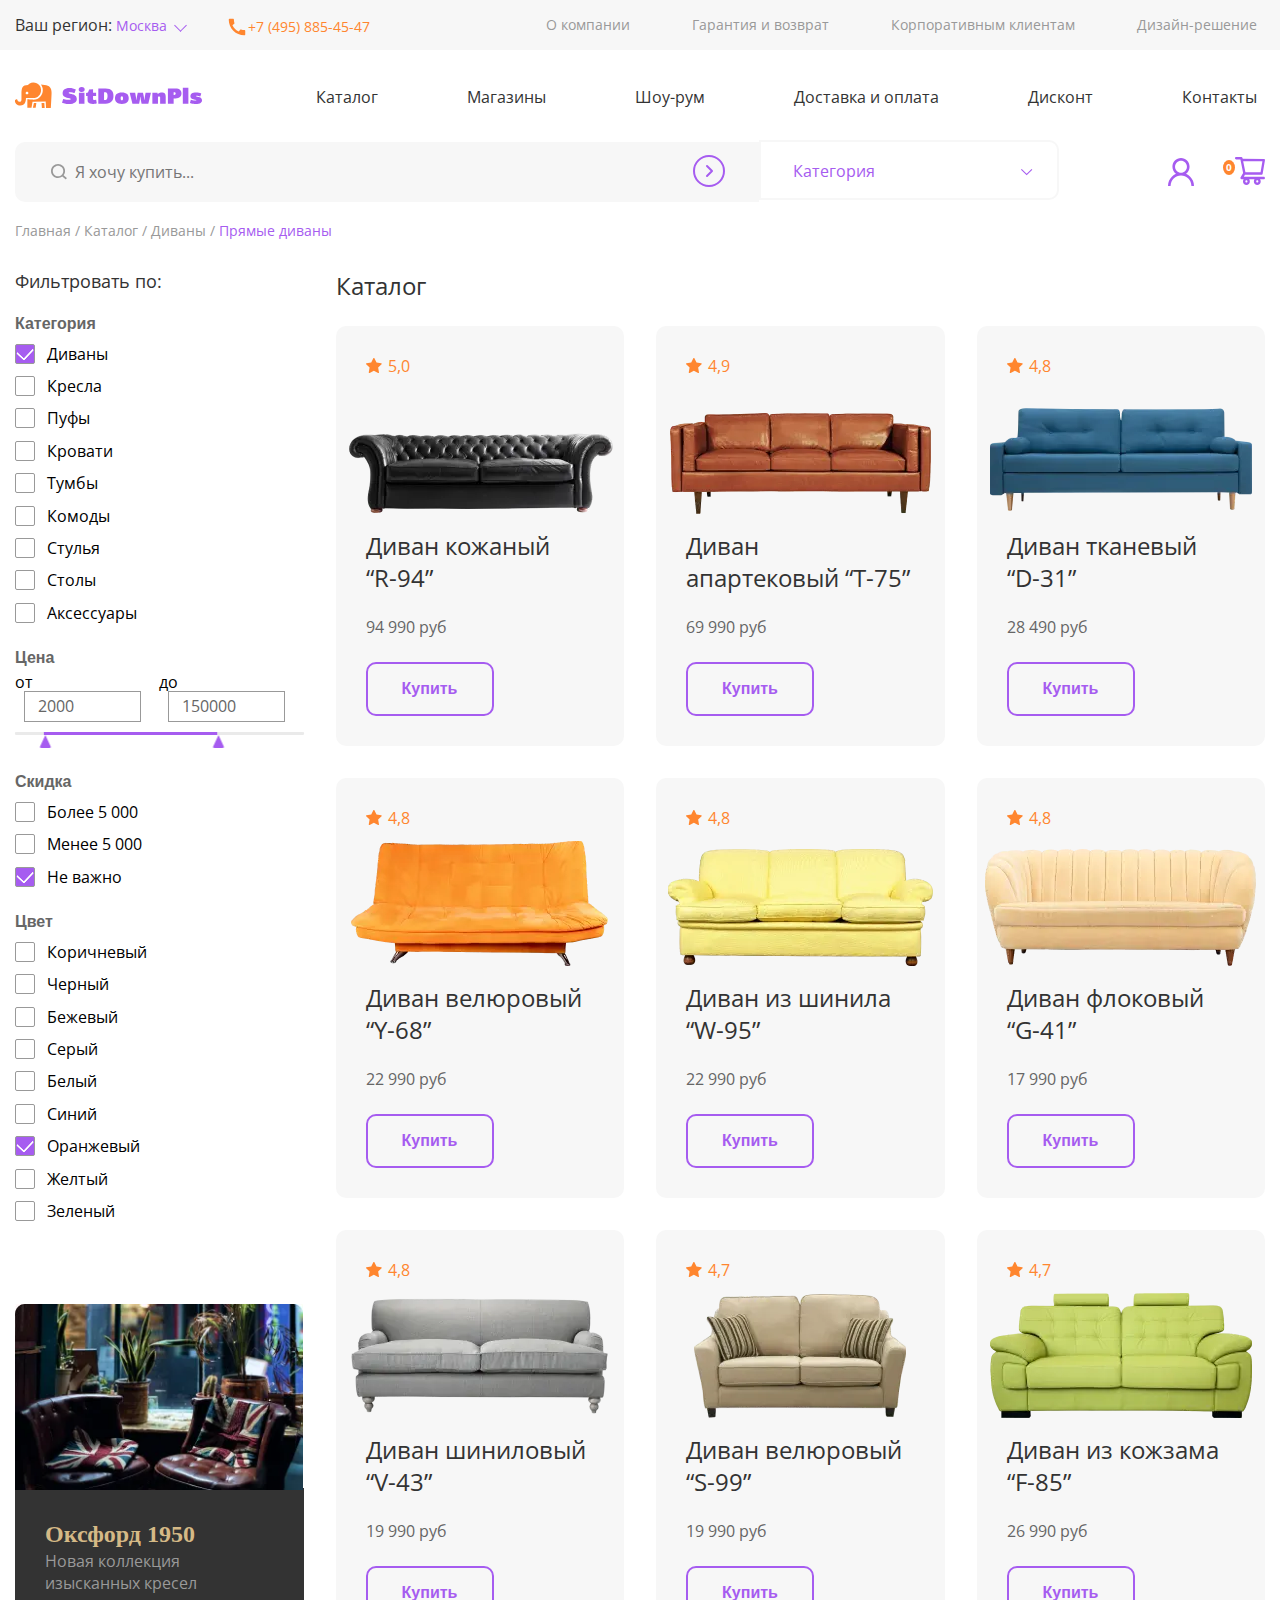
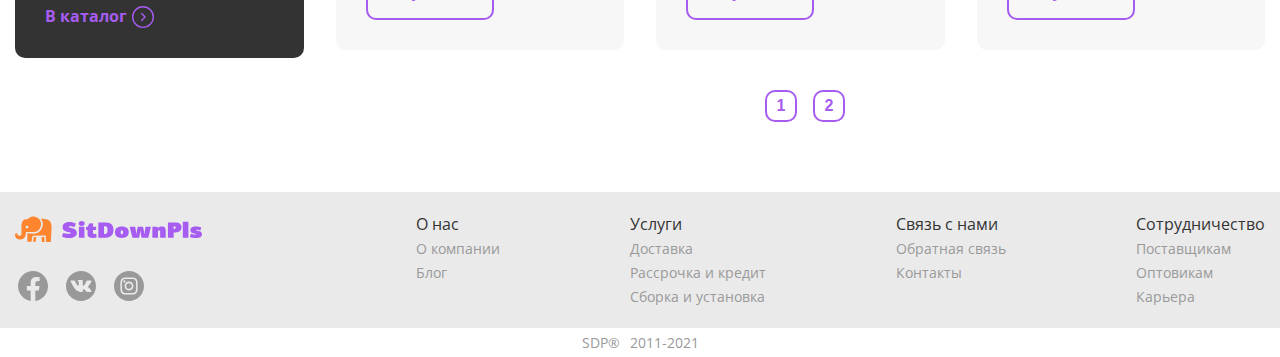
<file: catalog.html>
<!DOCTYPE html>
<html lang="ru">
<head>
    <meta charset="UTF-8">
    <meta http-equiv="X-UA-Compatible" content="IE=edge">
    <meta name="viewport" content="width=device-width, initial-scale=1.0">
    <title>Catalog</title>
    <link rel="stylesheet" href="styles/libs/normalize.css">
    <link rel="stylesheet" href="styles/libs/choices.min.css"/>
    <link rel="stylesheet" href="styles/libs/jquery-ui.min.css">
    <link rel="stylesheet" href="styles/libs/nouislider.min.css">
    <link rel="stylesheet" href="styles/style.css">
    <script src="js/libs/jquery-3.6.0.min.js" defer></script>
    <script src="js/libs/jquery-ui.min.js" defer></script> 
    <script src="js/libs/choices.min.js" defer></script>
    <script src="js/libs/nouislider.min.js" defer></script>
    <script src="https://cdnjs.cloudflare.com/ajax/libs/gsap/3.10.4/gsap.min.js" defer></script>
    <script src="js/catalog.js" defer></script>
    <link rel="shortcut icon" href="img/fav.png" type="image/x-icon">
</head>
<body>
    <header class="header">
        <h1 class="visually-hidden">SitDownPls - магазин мебели</h1>
        <div class="container header__container">
            <div class="header__el">
                <div class="header__el-place">
                    <span class="header__el-span">Ваш регион:</span>
                    <select class="js-choice header__el-choice choice-1">
                        <option value="Moscow" class="header__el-option header__el-option-1">Москва</option>
                        <option value="Kazan" class="header__el-option header__el-option-2">Казань</option>
                        <option value="Ufa" class="header__el-option header__el-option-3">Уфа</option>
                        <option value="Perm" class="header__el-option header__el-option-4">Пермь</option>
                    </select>
                </div>
                <a href="tel:+74958854547" class="header__el-link">
                    <svg width="22" height="22" viewbox="0 0 22 22" fill="none" xmlns="http://www.w3.org/2000/svg" class="header__el-link-svg">
                        <path d="M18.3425 14.0983C17.215 14.0983 16.1242 13.915 15.1067 13.585C14.7858 13.475 14.4283 13.5575 14.1808 13.805L12.7417 15.6108C10.1475 14.3733 7.71833 12.0358 6.42583 9.35L8.21333 7.82833C8.46083 7.57167 8.53417 7.21417 8.43333 6.89333C8.09417 5.87583 7.92 4.785 7.92 3.6575C7.92 3.1625 7.5075 2.75 7.0125 2.75H3.84083C3.34583 2.75 2.75 2.97 2.75 3.6575C2.75 12.1733 9.83583 19.25 18.3425 19.25C18.9933 19.25 19.25 18.6725 19.25 18.1683V15.0058C19.25 14.5108 18.8375 14.0983 18.3425 14.0983Z" fill="#FF862F"/>
                    </svg>
                    +7 (495) 885-45-47
                </a>
            </div>
            <ul class="list-reset header__list">
                <li class="header__list-item">
                   <a href="#" class="header__list-link">О компании</a>
                 </li>
                <li class="header__list-item">
                   <a href="#" class="header__list-link">Гарантия и возврат</a> 
                </li>
                <li class="header__list-item">
                   <a href="#" class="header__list-link">Корпоративным клиентам</a>
                 </li>
                <li class="header__list-item">
                   <a href="#" class="header__list-link"> Дизайн-решение</a>
                </li>
            </ul>
            <a href="index.html" class="logo header__logo">
                <img src="img/logo.svg" alt="Логотип" class="header__logo-img">
            </a>
            <nav class="nav header__nav">
                <ul class="list-reset header__nav-list">
                    <li class="header__nav-item">
                        <a href="catalog.html" class="header__nav-link">Каталог</a>
                    </li>
                    <li class="header__nav-item">
                        <a href="#" class="header__nav-link">Магазины</a>
                    </li>
                    <li class="header__nav-item">
                        <a href="#" class="header__nav-link">Шоу-рум</a>
                    </li>
                    <li class="header__nav-item">
                        <a href="#" class="header__nav-link">Доставка и оплата</a>
                    </li>
                    <li class="header__nav-item">
                        <a href="#" class="header__nav-link">Дисконт</a>
                    </li>
                    <li class="header__nav-item">
                        <a href="#" class="header__nav-link">Контакты</a>
                    </li>
                </ul>
                <button class="btn-reset  header__nav-burger" id="burger">
                    <span class="header__nav-burger-span"></span>
                </button> 
                <div class="burger burger__menu" id="burger__menu">
                    <button class="btn-reset burger__close"></button>
                    <div class="container burger__container">
                    <ul class="list-reset burger__list-1">
                        <li class="burger__list-1-item">
                            <a href="catalog.html" class="burger__list-1-link">Каталог</a>
                        </li>
                        <li class="burger__list-1-item">
                            <a href="#" class="burger__list-1-link">Магазины</a>
                        </li>
                        <li class="burger__list-1-item">
                            <a href="#" class="burger__list-1-link">Шоу-рум</a>
                        </li>
                        <li class="burger__list-1-item">
                            <a href="#" class="burger__list-1-link">Доставка и оплата</a>
                        </li>
                        <li class="burger__list-1-item">
                            <a href="#" class="burger__list-1-link">Дисконт</a>
                        </li>
                        <li class="burger__list-1-item">
                            <a href="#" class="burger__list-1-link">Контакты</a>
                        </li>                        
                    </ul>
                    <svg class="burger__menu-svg" width="161" height="112" viewbox="0 0 161 112" fill="none" xmlns="http://www.w3.org/2000/svg">
                        <path opacity="0.2" fill-rule="evenodd" clip-rule="evenodd" d="M25.5794 100.365C45.8369 100.365 49.6542 82.2743 49.6542 67.7904C52.0602 67.7904 71.0747 67.7904 79.7477 67.7904C126.924 67.7904 126.936 0 81.2523 0C68.8267 0 60.8234 7.65074 58.6807 10.3159C33.1916 10.3159 30.0935 23.8426 30.0935 50.1074C30.0935 55.1744 30.0935 71.6455 30.0935 74.1827C30.0935 80.3583 27.6499 84.3648 21.0639 84.3648C15.441 84.3648 12.7777 79.3079 10.5312 72.2115C9.36058 72.8501 1.14055 77.3658 0 78.1063C2.48723 85.1955 5.1505 100.365 25.5794 100.365ZM54.2194 39.79C61.9369 39.79 62.5929 51.5796 53.6732 51.5796C46.1543 51.5796 46.35 39.79 54.2194 39.79ZM81.2538 75.1196C74.7311 75.1196 55.6729 73.6852 55.6729 73.6852V110.032L73.729 110.294L78.243 84.0011L135.421 82.91L136.927 111.737L157.992 112C157.992 112 161 55.5381 161 44.2111C161 23.201 151.745 11.3095 130.907 10.3159C125.685 10.0671 118.854 9.07789 114.355 8.84221C133.966 33.0776 118.362 75.1196 81.2538 75.1196ZM117.366 89.8566L118.869 111.213L130.907 111.476L129.402 89.8566H117.366ZM79.7477 110.558L91.785 110.82L94.7929 89.8566H84.2602L79.7477 110.558Z" fill="#666666"/>
                    </svg>
                    <div class="burger__menu-bot">
                        <div class="container burger__container-bot">
                        <ul class="list-reset burger__list-2">
                            <li class="burger__list-2-item">
                                <a href="#" class="burger__list-2-link">О компании</a>
                            </li>
                            <li class="burger__list-2-item">
                                <a href="#" class="burger__list-2-link">Корпоративным <br> клиентам</a>
                            </li>
                            <li class="burger__list-2-item">
                                <a href="#" class="burger__list-2-link">Гарантия и возврат</a>
                            </li>
                            <li class="burger__list-2-item">
                                <a href="#" class="burger__list-2-link">Дизайн-решение</a>
                            </li>
                        </ul>
                    </div>
                    </div>
                    </div>
                </div>   

            </nav>
            <form action="post" class="header__form">
                <svg width="20" height="20" viewbox="0 0 20 20" fill="none" xmlns="http://www.w3.org/2000/svg" class="header__search">
                    <path d="M17.8187 16.0625L14.607 13.3156C15.5516 12.0945 16.0625 10.6016 16.0625 9.03125C16.0625 7.15156 15.3289 5.38906 14.0023 4.06016C12.6758 2.73125 10.9086 2 9.03125 2C7.15391 2 5.38672 2.73359 4.06016 4.06016C2.73125 5.38672 2 7.15156 2 9.03125C2 10.9086 2.73359 12.6758 4.06016 14.0023C5.38672 15.3312 7.15156 16.0625 9.03125 16.0625C10.6016 16.0625 12.0922 15.5516 13.3133 14.6094L16.5249 17.3539C16.5428 17.3718 16.564 17.3859 16.5873 17.3956C16.6106 17.4053 16.6356 17.4102 16.6609 17.4102C16.6861 17.4102 16.7111 17.4053 16.7344 17.3956C16.7578 17.3859 16.7789 17.3718 16.7968 17.3539L17.8187 16.3344C17.8365 16.3165 17.8507 16.2953 17.8604 16.272C17.87 16.2487 17.875 16.2237 17.875 16.1984C17.875 16.1732 17.87 16.1482 17.8604 16.1249C17.8507 16.1015 17.8365 16.0803 17.8187 16.0625ZM12.7438 12.7438C11.75 13.7352 10.4328 14.2812 9.03125 14.2812C7.62969 14.2812 6.3125 13.7352 5.31875 12.7438C4.32734 11.75 3.78125 10.4328 3.78125 9.03125C3.78125 7.62969 4.32734 6.31016 5.31875 5.31875C6.3125 4.32734 7.62969 3.78125 9.03125 3.78125C10.4328 3.78125 11.7523 4.325 12.7438 5.31875C13.7352 6.3125 14.2812 7.62969 14.2812 9.03125C14.2812 10.4328 13.7352 11.7523 12.7438 12.7438Z" fill="#999999"/>
                </svg>
                <input type="text" placeholder="Я хочу купить..." class="header__form-input">
                <button class="btn-reset header__form-btn" aria-label="кнопка поиска">
                    <svg width="32" height="32" viewbox="0 0 32 32" fill="none" xmlns="http://www.w3.org/2000/svg" class="header__form-arrow arrow-next">
                        <circle cx="16" cy="16" r="15" stroke="#A65CF0" stroke-width="2"/>
                        <path d="M14 11L19 16L14 21" stroke="#A65CF0" stroke-width="2" stroke-linecap="round" stroke-linejoin="round"/>
                        
                    </svg>
                </button>
            </form>
            <select class="js-choice choices" id="choice-2">
                <option value="-" class="choices__placeholder header__option  header__option-1 ">Категория</option>
                <option value="sofa" class="header__option header__option-2">Диваны</option>
                <option value="armchair" class="header__option header__option-3">Кресла</option>
                <option value="pouf" class="header__option header__option-4">Пуфы</option>
                <option value="bed" class="header__option header__option-5">Кровати</option>
                <option value="nightstand" class="header__option header__option-6">Тумбы</option>
                <option value="dresser" class="header__option header__option-7">Комоды</option>
                <option value="chair" class="header__option header__option-8">Стулья</option>
                <option value="table" class="header__option header__option-9">Столы</option>
                <option value="trinket" class="header__option header__option-10">Аксессуары</option>
                
            </select>
            <div class="header__personal">
                <a href="#" class="header__personal-cab" aria-label="Войти в личный кабинет">
                    <svg width="26" height="28" viewbox="0 0 26 28" fill="none" xmlns="http://www.w3.org/2000/svg">
                        <path d="M24.98 22.8503C24.3278 21.2785 23.3813 19.8508 22.1933 18.6467C21.0089 17.4392 19.6059 16.4764 18.0617 15.8116C18.0478 15.8045 18.034 15.801 18.0202 15.794C20.1742 14.2111 21.5744 11.6327 21.5744 8.72362C21.5744 3.90452 17.7367 0 13 0C8.26333 0 4.42559 3.90452 4.42559 8.72362C4.42559 11.6327 5.82585 14.2111 7.97982 15.7975C7.96599 15.8045 7.95216 15.808 7.93833 15.8151C6.38941 16.4799 4.99952 17.4332 3.80671 18.6503C2.61981 19.8553 1.67349 21.2827 1.02003 22.8538C0.37806 24.3918 0.0318323 26.0409 8.64563e-05 27.7116C-0.000836348 27.7491 0.00563604 27.7864 0.0191224 27.8214C0.0326088 27.8564 0.0528363 27.8882 0.0786128 27.9151C0.104389 27.942 0.135194 27.9633 0.16921 27.9779C0.203227 27.9925 0.239768 28 0.27668 28H2.35113C2.50326 28 2.62427 27.8769 2.62773 27.7256C2.69688 25.01 3.76868 22.4668 5.66335 20.5392C7.62371 18.5447 10.2271 17.4472 13 17.4472C15.7729 17.4472 18.3763 18.5447 20.3367 20.5392C22.2313 22.4668 23.3031 25.01 23.3723 27.7256C23.3757 27.8804 23.4967 28 23.6489 28H25.7233C25.7602 28 25.7968 27.9925 25.8308 27.9779C25.8648 27.9633 25.8956 27.942 25.9214 27.9151C25.9472 27.8882 25.9674 27.8564 25.9809 27.8214C25.9944 27.7864 26.0008 27.7491 25.9999 27.7116C25.9653 26.0301 25.6231 24.3945 24.98 22.8503ZM13 14.7739C11.413 14.7739 9.91943 14.1442 8.79577 13.001C7.67211 11.8578 7.05323 10.3382 7.05323 8.72362C7.05323 7.10905 7.67211 5.58945 8.79577 4.44623C9.91943 3.30301 11.413 2.67337 13 2.67337C14.587 2.67337 16.0806 3.30301 17.2042 4.44623C18.3279 5.58945 18.9468 7.10905 18.9468 8.72362C18.9468 10.3382 18.3279 11.8578 17.2042 13.001C16.0806 14.1442 14.587 14.7739 13 14.7739Z" fill="#A65CF0"/>
                    </svg>                        
                </a>
                <div class="header__personal-cart">
                    <span class="header__personal-cart-count">0</span>
                    <a href="#" class="header__persoan-cart-link">
                        <svg width="30" height="28" viewbox="0 0 30 28" fill="none" xmlns="http://www.w3.org/2000/svg">
                            <path d="M28.8162 19.8503H8.90202L9.90191 17.7365L26.5154 17.7052C27.0772 17.7052 27.5588 17.2887 27.6591 16.7125L29.9599 3.34598C30.0201 2.99541 29.9298 2.63444 29.7091 2.36023C29.6 2.22528 29.4639 2.11658 29.3103 2.04166C29.1567 1.96674 28.9892 1.9274 28.8195 1.92637L7.68476 1.85348L7.50418 0.971861C7.39048 0.40957 6.90224 0 6.34712 0H1.18047C0.86739 0 0.567133 0.129087 0.345752 0.358864C0.124371 0.588641 0 0.900285 0 1.22524C0 1.55019 0.124371 1.86184 0.345752 2.09161C0.567133 2.32139 0.86739 2.45048 1.18047 2.45048H5.3907L6.17991 6.34486L8.12284 16.1086L5.62145 20.3466C5.49155 20.5286 5.4133 20.7446 5.39557 20.9704C5.37784 21.1961 5.42134 21.4225 5.52112 21.6239C5.72177 22.0369 6.12641 22.2973 6.57452 22.2973H8.67462C8.2269 22.9145 7.98508 23.6662 7.98573 24.4388C7.98573 26.4034 9.52402 28 11.4168 28C13.3096 28 14.8478 26.4034 14.8478 24.4388C14.8478 23.6648 14.6004 22.9116 14.159 22.2973H19.5463C19.0986 22.9145 18.8568 23.6662 18.8574 24.4388C18.8574 26.4034 20.3957 28 22.2885 28C24.1812 28 25.7195 26.4034 25.7195 24.4388C25.7195 23.6648 25.4721 22.9116 25.0307 22.2973H28.8195C29.4683 22.2973 30 21.7489 30 21.072C29.9981 20.7474 29.8725 20.4368 29.6507 20.2079C29.4289 19.979 29.1289 19.8504 28.8162 19.8503ZM8.17635 4.26925L27.4317 4.33519L25.5456 15.2964L10.4202 15.3242L8.17635 4.26925ZM11.4168 25.5356C10.8349 25.5356 10.36 25.0428 10.36 24.4388C10.36 23.8349 10.8349 23.342 11.4168 23.342C11.9987 23.342 12.4735 23.8349 12.4735 24.4388C12.4735 24.7297 12.3622 25.0087 12.164 25.2144C11.9658 25.4201 11.6971 25.5356 11.4168 25.5356ZM22.2885 25.5356C21.7066 25.5356 21.2317 25.0428 21.2317 24.4388C21.2317 23.8349 21.7066 23.342 22.2885 23.342C22.8704 23.342 23.3452 23.8349 23.3452 24.4388C23.3452 24.7297 23.2339 25.0087 23.0357 25.2144C22.8375 25.4201 22.5687 25.5356 22.2885 25.5356Z" fill="#A65CF0"/>
                        </svg>                                                       
                    </a>
                </div>
            </div>
        </div>
    </header>
    <main>
        <section class="catalog">
            <div class="container catalog__container" id="tabs">
                <div class="catalog__path"><a href="#" class="catalog__path-link">Главная</a> / <a href="#" class="catalog__path-link">Каталог</a> / <a href="#" class="catalog__path-link">Диваны</a> / <a href="#" class="catalog__path-link-colored">Прямые диваны</a> </div>
                <div class="grid catalog__grid">
                <div class="catalog__side">
                    <ul class="list-reset catalog__list">
                        <li class="catalog__list-head">Фильтровать по:</li>
                        <li class="catalog__list-item catalog__list-item-1">
                            <h4 class="catalog__list-header catalog__list-header-1">Категория</h4>
                            <ul class="list-reset catalog__cat-list">
                                <li class="catalog__list-themed">
                                    <label for="sofa" class="catalog__list-label">
                                        <input type="checkbox" id="sofa" value="sofa" name="sofa" class="visually-hidden catalog__list-input" checked>
                                        <span class="catalog__list-span">Диваны</span> 
                                    </label>
                                </li>
                                <li class="catalog__list-themed">
                                    <label for="armchair" class="catalog__list-label">
                                        <input type="checkbox" id="armchair" value="armchair" name="armchair" class="visually-hidden catalog__list-input">
                                        <span class="catalog__list-span">Кресла</span> 
                                    </label> 
                                </li>
                                <li class="catalog__list-themed">
                                    <label for="poof" class="catalog__list-label">
                                        <input type="checkbox" id="poof" value="poof" name="poof" class="visually-hidden catalog__list-input">
                                        <span class="catalog__list-span">Пуфы</span>
                                    </label> 
                                </li>
                                <li class="catalog__list-themed">
                                    <label for="bed" class="catalog__list-label">
                                        <input type="checkbox" id="bed" value="bed" name="bed" class="visually-hidden catalog__list-input">
                                        <span class="catalog__list-span">Кровати</span> 
                                    </label> 
                                </li>
                                <li class="catalog__list-themed">
                                    <label for="pedestal" class="catalog__list-label">
                                        <input type="checkbox" id="pedestal" value="pedestal" name="pedestal" class="visually-hidden catalog__list-input">
                                        <span class="catalog__list-span">Тумбы</span>
                                    </label> 
                                </li>
                                <li class="catalog__list-themed">
                                    <label for="Dresser" class="catalog__list-label">
                                        <input type="checkbox" id="Dresser" value="Dresser" name="Dresser" class="visually-hidden catalog__list-input">
                                        <span class="catalog__list-span">Комоды</span>
                                    </label>                                    
                                </li>
                                <li class="catalog__list-themed">
                                    <label for="Chair" class="catalog__list-label">
                                        <input type="checkbox" id="Chair" value="Chair" name="Chair" class="visually-hidden catalog__list-input">
                                        <span class="catalog__list-span">Стулья</span>
                                    </label>   
                                </li>
                                <li class="catalog__list-themed">
                                    <label for="Table" class="catalog__list-label">
                                        <input type="checkbox" id="Table" value="Table" name="Table" class="visually-hidden catalog__list-input">
                                        <span class="catalog__list-span">Столы</span> 
                                    </label>                                   
                                </li>
                                <li class="catalog__list-themed">
                                    <label for="trinket" class="catalog__list-label">
                                        <input type="checkbox" id="trinket" value="trinket" name="trinket" class="visually-hidden catalog__list-input">
                                        <span class="catalog__list-span">Аксессуары</span> 
                                    </label>   
                                </li>
                            </ul>
                        </li>
                        <li class="catalog__list-item catalog__list-item-2">
                            <h4 class="catalog__list-header catalog__list-header-2">Цена</h4>
                            <div class="catalog__list-price">
                                <label for="first-price" class="catalog__list-price-label catalog__list-price-label-1">
                                    <span class="cataalog__list-price-span">от</span>
                                    <input type="number" name="price" id="first-price" value="2000" placeholder="2000" min="0" max="300000" aria-label="выберете цену" class="catalog__list-price-input" >
                                </label>
                                <label for="second-price" class="catalog__list-price-label catalog__list-price-label-2">
                                    <span class="catalog__list-price-span">до</span>
                                    <input type="number" name="price" id="second-price" value="150000" placeholder="150000" min="0" max="300000" aria-label="выберете цену" class="catalog__list-price-input" >
                                </label>
                            </div>
                            <div class="catalog__list-slider" id="slider"></div>
                        </li>
                        <li class="catalog__list-item catalog__list-item-3">
                            <h4 class="catalog__list-header catalog__list-header-3">Скидка</h4>
                            <ul class="list-reset catalog__cat-list">
                                <li class="catalog__list-themed">
                                    <label for="more-5000" class="catalog__list-label">
                                        <input type="checkbox" id="more-5000" value="more-5000" name="more-5000" class="visually-hidden catalog__list-input">
                                        <span class="catalog__list-span">Более 5 000</span> 
                                    </label>
                                </li>
                                <li class="catalog__list-themed">
                                    <label for="less5000" class="catalog__list-label">
                                        <input type="checkbox" id="less5000" value="less5000" name="less5000" class="visually-hidden catalog__list-input">
                                        <span class="catalog__list-span">Менее 5 000</span> 
                                    </label> 
                                </li>
                                <li class="catalog__list-themed">
                                    <label for="no-matter" class="catalog__list-label">
                                        <input type="checkbox" id="no-matter" value="no-matter" name="no-matter" class="visually-hidden catalog__list-input" checked>
                                        <span class="catalog__list-span">Не важно</span>
                                    </label> 
                                </li>
                            </ul>
                        </li>
                        <li class="catalog__list-item catalog__list-item-4">
                            <h4 class="catalog__list-header catalog__list-header-4">Цвет</h4>
                            <ul class="list-reset catalog__cat-list">
                                <li class="catalog__list-themed">
                                    <label for="brown" class="catalog__list-label">
                                        <input type="checkbox" id="brown" value="brown" name="brown" class="visually-hidden catalog__list-input">
                                        <span class="catalog__list-span">Коричневый</span> 
                                    </label>
                                </li>
                                <li class="catalog__list-themed">
                                    <label for="black" class="catalog__list-label">
                                        <input type="checkbox" id="black" value="black" name="black" class="visually-hidden catalog__list-input">
                                        <span class="catalog__list-span">Черный</span> 
                                    </label> 
                                </li>
                                <li class="catalog__list-themed">
                                    <label for="beige" class="catalog__list-label">
                                        <input type="checkbox" id="beige" value="beige" name="beige" class="visually-hidden catalog__list-input">
                                        <span class="catalog__list-span">Бежевый</span>
                                    </label> 
                                </li>
                                <li class="catalog__list-themed">
                                    <label for="grey" class="catalog__list-label">
                                        <input type="checkbox" id="grey" value="grey" name="grey" class="visually-hidden catalog__list-input">
                                        <span class="catalog__list-span">Серый</span> 
                                    </label> 
                                </li>
                                <li class="catalog__list-themed">
                                    <label for="white" class="catalog__list-label">
                                        <input type="checkbox" id="white" value="white" name="white" class="visually-hidden catalog__list-input">
                                        <span class="catalog__list-span">Белый</span>
                                    </label> 
                                </li>
                                <li class="catalog__list-themed">
                                    <label for="blue" class="catalog__list-label">
                                        <input type="checkbox" id="blue" value="blue" name="blue" class="visually-hidden catalog__list-input">
                                        <span class="catalog__list-span">Синий</span>
                                    </label>                                    
                                </li>
                                <li class="catalog__list-themed">
                                    <label for="orange" class="catalog__list-label">
                                        <input type="checkbox" id="orange" value="orange" name="orange" class="visually-hidden catalog__list-input" checked>
                                        <span class="catalog__list-span">Оранжевый</span>
                                    </label>   
                                </li>
                                <li class="catalog__list-themed">
                                    <label for="yellow" class="catalog__list-label">
                                        <input type="checkbox" id="yellow" value="yellow" name="yellow" class="visually-hidden catalog__list-input">
                                        <span class="catalog__list-span">Желтый</span> 
                                    </label>                                   
                                </li>
                                <li class="catalog__list-themed">
                                    <label for="green" class="catalog__list-label">
                                        <input type="checkbox" id="green" value="green" name="green" class="visually-hidden catalog__list-input">
                                        <span class="catalog__list-span">Зеленый</span> 
                                    </label>   
                                </li>
                            </ul>
                        </li>
                    </ul>
                    
                    <div class="catalog__side-card">
                       <picture class="catalog__side-card-picture">
                           <img src="img/catalog/c-baner.webp" alt="банер" class="catalog__side-card-img">
                       </picture>
                       <div class="catalog__side-card-content">
                           <h2 class="catalog__side-card-header">Оксфорд 1950</h2>
                           <span class="catalog__side-card-span">Новая коллекция изысканных кресел</span>
                           <a href="#" class="catalog__side-card-link">
                            В каталог
                            <svg width="32" height="32" viewbox="0 0 32 32" fill="none" xmlns="http://www.w3.org/2000/svg" class="arrow-next">
                                <circle cx="16" cy="16" r="15" stroke="#A65CF0" stroke-width="2"/>
                                <path d="M14 11L19 16L14 21" stroke="#A65CF0" stroke-width="2" stroke-linecap="round" stroke-linejoin="round"/>
                            </svg>                                
                           </a>
                       </div>
                    </div>
                    </div>
                    <div class="catalog__main">
                        <h2 class="section-header catalog__header">Каталог</h2>
                        <ul class="list-reset grid catalog__filter">
                            <li class="catalog__filter-item catalog__filter-item-1">
                                <h3 class="catalog__filter-header">Фильтры:</h3>
                            </li>
                           <li class="catalog__filter-item catalog__filter-item-2">
                               <button class="btn-reset catalog__filter-btn" type="button">
                                <span class="catalog__filter-btn-span">Категория</span>
                               </button>
                               <div class="catalog__filter-wrapper catalog__filter-wrapper-1" id="filter1">
                                   <form action="#" method="post" class="catalog__filter-form">
                                <label for="sofa1" class="catalog__list-label">
                                    <input type="checkbox" id="sofa1" value="sofa" name="sofa" class="visually-hidden catalog__list-input" checked>
                                    <span class="catalog__list-span">Диваны</span> 
                                </label>
                                    <label for="armchair1" class="catalog__list-label">
                                    <input type="checkbox" id="armchair1" value="armchair" name="armchair" class="visually-hidden catalog__list-input">
                                    <span class="catalog__list-span">Кресла</span> 
                                </label>
                                    <label for="poof1" class="catalog__list-label">
                                    <input type="checkbox" id="poof1" value="poof" name="poof" class="visually-hidden catalog__list-input">
                                    <span class="catalog__list-span">Пуфы</span>
                                </label> 
                                    <label for="bed1" class="catalog__list-label">
                                    <input type="checkbox" id="bed1" value="bed" name="bed" class="visually-hidden catalog__list-input">
                                    <span class="catalog__list-span">Кровати</span> 
                                </label>
                                    <label for="pedestal1" class="catalog__list-label">
                                        <input type="checkbox" id="pedestal1" value="pedestal" name="pedestal" class="visually-hidden catalog__list-input">
                                        <span class="catalog__list-span">Тумбы</span>
                                    </label> 
                                    <label for="Dresser1" class="catalog__list-label">
                                        <input type="checkbox" id="Dresser1" value="Dresser" name="Dresser" class="visually-hidden catalog__list-input">
                                        <span class="catalog__list-span">Комоды</span>
                                    </label> 
                                    <label for="Chair1" class="catalog__list-label">
                                        <input type="checkbox" id="Chair1" value="Chair" name="Chair" class="visually-hidden catalog__list-input">
                                        <span class="catalog__list-span">Стулья</span>
                                    </label> 
                                    <label for="Table1" class="catalog__list-label">
                                    <input type="checkbox" id="Table1" value="Table" name="Table" class="visually-hidden catalog__list-input">
                                    <span class="catalog__list-span">Столы</span> 
                                    </label>   
                                    <label for="trinket1" class="catalog__list-label">
                                        <input type="checkbox" id="trinket1" value="trinket" name="trinket" class="visually-hidden catalog__list-input">
                                        <span class="catalog__list-span">Аксессуары</span> 
                                    </label> 
                                </form>    
                               </div>
                           </li>
                           <li class="catalog__filter-item catalog__filter-item-3">
                            <button class="btn-reset catalog__filter-btn" type="button">
                             <span class="catalog__filter-btn-span">Цена</span>
                            </button>
                            <div class="catalog__filter-wrapper catalog__filter-wrapper-2" id="filter2">
                                <form action="#" method="post" class="catalog__filter-form">
                                    <div class="catalog__list-price">
                                        <label for="first-price-1" class="catalog__list-price-label catalog__list-price-label-1">
                                            <span class="catalog__list-price-span">от</span>
                                            <input type="number" name="price" id="first-price-1" value="2000" placeholder="2000" min="0" max="300000" aria-label="выберете цену" class="catalog__list-price-input" >
                                        </label>
                                        <label for="second-price-2" class="catalog__list-price-label catalog__list-price-label-2">
                                            <span class="catalog__list-price-span">до</span>
                                            <input type="number" name="price" id="second-price-2" value="150000" placeholder="150000" min="0" max="300000" aria-label="выберете цену" class="catalog__list-price-input" >
                                        </label>
                                    </div>
                             </form>    
                            </div>
                        </li>  
                        <li class="catalog__filter-item catalog__filter-item-4">
                            <button class="btn-reset catalog__filter-btn" type="button">
                             <span class="catalog__filter-btn-span">Скидка</span>
                            </button>
                            <div class="catalog__filter-wrapper catalog__filter-wrapper-3" id="filter3">
                                <form action="#" method="post" class="catalog__filter-form">
                                    <ul class="list-reset catalog__cat-list">
                                        <li class="catalog__list-themed">
                                            <label for="more-5000-1" class="catalog__list-label">
                                                <input type="checkbox" id="more-5000-1" value="more-5000" name="more-5000" class="visually-hidden catalog__list-input">
                                                <span class="catalog__list-span">Более 5 000</span> 
                                            </label>
                                        </li>
                                        <li class="catalog__list-themed">
                                            <label for="less5000-1" class="catalog__list-label">
                                                <input type="checkbox" id="less5000-1" value="less5000" name="less5000" class="visually-hidden catalog__list-input">
                                                <span class="catalog__list-span">Менее 5 000</span> 
                                            </label> 
                                        </li>
                                        <li class="catalog__list-themed">
                                            <label for="no-matter-1" class="catalog__list-label">
                                                <input type="checkbox" id="no-matter-1" value="no-matter" name="no-matter" class="visually-hidden catalog__list-input" checked>
                                                <span class="catalog__list-span">Не важно</span>
                                            </label> 
                                        </li>
                                    </ul>
                             </form>    
                            </div>
                        </li>           
                        <li class="catalog__filter-item catalog__filter-item-5">
                            <button class="btn-reset catalog__filter-btn" type="button">
                             <span class="catalog__filter-btn-span">Цвет</span>
                            </button>
                            <div class="catalog__filter-wrapper catalog__filter-wrapper-4" id="filter4">
                                <form action="#" method="post" class="catalog__filter-form">
                                    <ul class="list-reset catalog__cat-list">
                                        <li class="catalog__list-themed">
                                            <label for="brown1" class="catalog__list-label">
                                                <input type="checkbox" id="brown1" value="brown" name="brown" class="visually-hidden catalog__list-input">
                                                <span class="catalog__list-span">Коричневый</span> 
                                            </label>
                                        </li>
                                        <li class="catalog__list-themed">
                                            <label for="black1" class="catalog__list-label">
                                                <input type="checkbox" id="black1" value="black" name="black" class="visually-hidden catalog__list-input">
                                                <span class="catalog__list-span">Черный</span> 
                                            </label> 
                                        </li>
                                        <li class="catalog__list-themed">
                                            <label for="beige1" class="catalog__list-label">
                                                <input type="checkbox" id="beige1" value="beige" name="beige" class="visually-hidden catalog__list-input">
                                                <span class="catalog__list-span">Бежевый</span>
                                            </label> 
                                        </li>
                                        <li class="catalog__list-themed">
                                            <label for="grey1" class="catalog__list-label">
                                                <input type="checkbox" id="grey1" value="grey" name="grey" class="visually-hidden catalog__list-input">
                                                <span class="catalog__list-span">Серый</span> 
                                            </label> 
                                        </li>
                                        <li class="catalog__list-themed">
                                            <label for="white1" class="catalog__list-label">
                                                <input type="checkbox" id="white1" value="white" name="white" class="visually-hidden catalog__list-input">
                                                <span class="catalog__list-span">Белый</span>
                                            </label> 
                                        </li>
                                        <li class="catalog__list-themed">
                                            <label for="blue1" class="catalog__list-label">
                                                <input type="checkbox" id="blue1" value="blue" name="blue" class="visually-hidden catalog__list-input">
                                                <span class="catalog__list-span">Синий</span>
                                            </label>                                    
                                        </li>
                                        <li class="catalog__list-themed">
                                            <label for="orange1" class="catalog__list-label">
                                                <input type="checkbox" id="orange1" value="orange" name="orange" class="visually-hidden catalog__list-input" checked>
                                                <span class="catalog__list-span">Оранжевый</span>
                                            </label>   
                                        </li>
                                        <li class="catalog__list-themed">
                                            <label for="yellow1" class="catalog__list-label">
                                                <input type="checkbox" id="yellow1" value="yellow" name="yellow" class="visually-hidden catalog__list-input">
                                                <span class="catalog__list-span">Желтый</span> 
                                            </label>                                   
                                        </li>
                                        <li class="catalog__list-themed">
                                            <label for="green1" class="catalog__list-label">
                                                <input type="checkbox" id="green1" value="green" name="green" class="visually-hidden catalog__list-input">
                                                <span class="catalog__list-span">Зеленый</span> 
                                            </label>   
                                        </li>
                                    </ul>
                             </form>    
                            </div>
                        </li>          
                                    
                            

                        </ul>
                        <div class="catalog__wrapper">
                            <div class="catalog__wrapper-collection catalog__wrapper-collection-1">
                                <div class="catalog__wrapper-page catalog__wrapper-page-1 active" id="cp-1">
                                    <div class="grid catalog__wrapper-grid catalog__wrapper-grid-1">
                                        <div class="catalog__wrapper-card catalog__wrapper-card-1">
                                            <span class="catalog__wrapper-badge">5,0</span>
                                            <picture class="catalog__wrapper-picture">
                                                <img src="img/catalog/c-1.webp" alt="Диван" class="catalog__wrapper-img">
                                            </picture>
                                            <div class="catalog__wrapper-content">
                                                <h3 class="catalog__wrapper-name catalog__wrapper-name-1">Диван кожаный “R-94”</h3>
                                                <span class="catalog__wrapper-price">94 990 руб</span>
                                                
                                            </div>
                                            <button class="btn-reset btn-trans catalog__wrapper-btn">Купить</button> 
                                        </div>
                                         
                                        <div class="catalog__wrapper-card catalog__wrapper-card-2">
                                            <span class="catalog__wrapper-badge">4,9</span>
                                            <picture class="catalog__wrapper-picture">
                                                <img src="img/catalog/c-2.webp" alt="Диван" class="catalog__wrapper-img">
                                            </picture>
                                            <div class="catalog__wrapper-content">
                                                <h3 class="catalog__wrapper-name catalog__wrapper-name-2">Диван апартековый “T-75”</h3>
                                                <span class="catalog__wrapper-price">69 990 руб</span>
                                                
                                            </div>
                                            <button class="btn-reset btn-trans catalog__wrapper-btn">Купить</button> 
                                        </div>          
                                        <div class="catalog__wrapper-card catalog__wrapper-card-3">
                                            <span class="catalog__wrapper-badge">4,8</span>
                                            <a href="product.html" class="catalog__wrapper-picture">
                                            <picture >
                                                <img src="img/catalog/c-3.webp" alt="Диван" class="catalog__wrapper-img">
                                            </picture>
                                            </a>
                                            <div class="catalog__wrapper-content">
                                                <h3 class="catalog__wrapper-name catalog__wrapper-name-3">Диван тканевый “D-31”</h3>
                                                <span class="catalog__wrapper-price">28 490 руб</span>
                                                
                                            </div>
                                            <button class="btn-reset btn-trans catalog__wrapper-btn">Купить</button> 
                                        </div>          
                                        <div class="catalog__wrapper-card catalog__wrapper-card-4">
                                            <span class="catalog__wrapper-badge">4,8</span>
                                            <picture class="catalog__wrapper-picture">
                                                <img src="img/catalog/c-4.webp" alt="Диван" class="catalog__wrapper-img">
                                            </picture>
                                            <div class="catalog__wrapper-content">
                                                <h3 class="catalog__wrapper-name catalog__wrapper-name-4">Диван велюровый “Y-68”</h3>
                                                <span class="catalog__wrapper-price">22 990 руб</span>
                                                
                                            </div>
                                            <button class="btn-reset btn-trans catalog__wrapper-btn">Купить</button> 
                                        </div>          
                                        <div class="catalog__wrapper-card catalog__wrapper-card-5">
                                            <span class="catalog__wrapper-badge">4,8</span>
                                            <picture class="catalog__wrapper-picture">
                                                <img src="img/catalog/c-5.webp" alt="Диван" class="catalog__wrapper-img">
                                            </picture>
                                            <div class="catalog__wrapper-content">
                                                <h3 class="catalog__wrapper-name catalog__wrapper-name-5">Диван из шинила “W-95”</h3>
                                                <span class="catalog__wrapper-price">22 990 руб</span>
                                                
                                            </div>
                                            <button class="btn-reset btn-trans catalog__wrapper-btn">Купить</button> 
                                        </div>          
                                        <div class="catalog__wrapper-card catalog__wrapper-card-6">
                                            <span class="catalog__wrapper-badge">4,8</span>
                                            <picture class="catalog__wrapper-picture">
                                                <img src="img/catalog/c-6.webp" alt="Диван" class="catalog__wrapper-img">
                                            </picture>
                                            <div class="catalog__wrapper-content">
                                                <h3 class="catalog__wrapper-name catalog__wrapper-name-6">Диван флоковый “G-41”</h3>
                                                <span class="catalog__wrapper-price">17 990 руб</span>
                                                
                                            </div>
                                            <button class="btn-reset btn-trans catalog__wrapper-btn">Купить</button> 
                                        </div>          
                                        <div class="catalog__wrapper-card catalog__wrapper-card-7">
                                            <span class="catalog__wrapper-badge">4,8</span>
                                            <picture class="catalog__wrapper-picture">
                                                <img src="img/catalog/c-7.webp" alt="Диван" class="catalog__wrapper-img">
                                            </picture>
                                            <div class="catalog__wrapper-content">
                                                <h3 class="catalog__wrapper-name catalog__wrapper-name-7">Диван шиниловый “V-43”</h3>
                                                <span class="catalog__wrapper-price">19 990 руб</span>
                                                
                                            </div>
                                            <button class="btn-reset btn-trans catalog__wrapper-btn">Купить</button> 
                                        </div>          
                                        <div class="catalog__wrapper-card catalog__wrapper-card-8">
                                            <span class="catalog__wrapper-badge">4,7</span>
                                            <picture class="catalog__wrapper-picture">
                                                <img src="img/catalog/c-8.webp" alt="Диван" class="catalog__wrapper-img">
                                            </picture>
                                            <div class="catalog__wrapper-content">
                                                <h3 class="catalog__wrapper-name catalog__wrapper-name-8">Диван велюровый “S-99”</h3>
                                                <span class="catalog__wrapper-price">19 990 руб</span>
                                                
                                            </div>
                                            <button class="btn-reset btn-trans catalog__wrapper-btn">Купить</button> 
                                        </div>          
                                        <div class="catalog__wrapper-card catalog__wrapper-card-9">
                                            <span class="catalog__wrapper-badge">4,7</span>
                                            <picture class="catalog__wrapper-picture">
                                                <img src="img/catalog/c-9.webp" alt="Диван" class="catalog__wrapper-img">
                                            </picture>
                                            <div class="catalog__wrapper-content">
                                                <h3 class="catalog__wrapper-name catalog__wrapper-name-9">Диван из кожзама “F-85”</h3>
                                                <span class="catalog__wrapper-price">26 990 руб</span>
                                                
                                            </div>
                                            <button class="btn-reset btn-trans catalog__wrapper-btn">Купить</button> 
                                        </div>                                                  
                                    </div>
                                </div>
                                    <div class="catalog__wrapper-page catalog__wrapper-page-2 " id="cp-2">
                                        <div class="grid catalog__wrapper-grid catalog__wrapper-grid-2">
                                            <div class="catalog__wrapper-card catalog__wrapper-card-10">
                                                <span class="catalog__wrapper-badge">4,6</span>
                                                <picture class="catalog__wrapper-picture">
                                                    <img src="img/catalog/c-10.webp" alt="Диван" class="catalog__wrapper-img">
                                                </picture>
                                                <div class="catalog__wrapper-content">
                                                    <h3 class="catalog__wrapper-name catalog__wrapper-name-10">Диван флоковый “H-64”</h3>
                                                    <span class="catalog__wrapper-price">25 990 руб</span>
                                                    
                                                </div>
                                                <button class="btn-reset btn-trans catalog__wrapper-btn">Купить</button> 
                                            </div>  
                                            <div class="catalog__wrapper-card catalog__wrapper-card-11">
                                                <span class="catalog__wrapper-badge">4,6</span>
                                                <picture class="catalog__wrapper-picture">
                                                    <img src="img/catalog/c-11.webp" alt="Диван" class="catalog__wrapper-img">
                                                </picture>
                                                <div class="catalog__wrapper-content">
                                                    <h3 class="catalog__wrapper-name catalog__wrapper-name-11">Диван флоковый “H-58”</h3>
                                                    <span class="catalog__wrapper-price">23 990 руб</span>
                                                    
                                                </div>
                                                <button class="btn-reset btn-trans catalog__wrapper-btn">Купить</button> 
                                            </div>          
                                            <div class="catalog__wrapper-card catalog__wrapper-card-12">
                                                <span class="catalog__wrapper-badge">4,6</span>
                                                <picture class="catalog__wrapper-picture">
                                                    <img src="img/catalog/c-12.webp" alt="Диван" class="catalog__wrapper-img">
                                                </picture>
                                                <div class="catalog__wrapper-content">
                                                    <h3 class="catalog__wrapper-name catalog__wrapper-name-12">Диван из кожзама “R-43”</h3>
                                                    <span class="catalog__wrapper-price">33 990 руб</span>
                                                    
                                                </div>
                                                <button class="btn-reset btn-trans catalog__wrapper-btn">Купить</button> 
                                            </div>          
                                            <div class="catalog__wrapper-card catalog__wrapper-card-13">
                                                <span class="catalog__wrapper-badge">4,6</span>
                                                <picture class="catalog__wrapper-picture">
                                                    <img src="img/catalog/c-13.webp" alt="Диван" class="catalog__wrapper-img">
                                                </picture>
                                                <div class="catalog__wrapper-content">
                                                    <h3 class="catalog__wrapper-name catalog__wrapper-name-13">Диван из шинила “С-42”</h3>
                                                    <span class="catalog__wrapper-price">18 990 руб</span>
                                                    
                                                </div>
                                                <button class="btn-reset btn-trans catalog__wrapper-btn">Купить</button> 
                                            </div>          
                                            <div class="catalog__wrapper-card catalog__wrapper-card-14">
                                                <span class="catalog__wrapper-badge">4,6</span>
                                                <picture class="catalog__wrapper-picture">
                                                    <img src="img/catalog/c-14.webp" alt="Диван" class="catalog__wrapper-img">
                                                </picture>
                                                <div class="catalog__wrapper-content">
                                                    <h3 class="catalog__wrapper-name catalog__wrapper-name-14">Диван велюровый “U-58”</h3>
                                                    <span class="catalog__wrapper-price">21 990 руб</span>
                                                    
                                                </div>
                                                <button class="btn-reset btn-trans catalog__wrapper-btn">Купить</button> 
                                            </div>          
                                            <div class="catalog__wrapper-card catalog__wrapper-card-15">
                                                <span class="catalog__wrapper-badge">4,5</span>
                                                <picture class="catalog__wrapper-picture">
                                                    <img src="img/catalog/c-15.webp" alt="Диван" class="catalog__wrapper-img">
                                                </picture>
                                                <div class="catalog__wrapper-content">
                                                    <h3 class="catalog__wrapper-name catalog__wrapper-name-15">Диван флоковый “F-41”</h3>
                                                    <span class="catalog__wrapper-price">17 990 руб</span>
                                                    
                                                </div>
                                                <button class="btn-reset btn-trans catalog__wrapper-btn">Купить</button> 
                                            </div>          
                                            <div class="catalog__wrapper-card catalog__wrapper-card-16">
                                                <span class="catalog__wrapper-badge">4,5</span>
                                                <picture class="catalog__wrapper-picture">
                                                    <img src="img/catalog/c-16.webp" alt="Диван" class="catalog__wrapper-img">
                                                </picture>
                                                <div class="catalog__wrapper-content">
                                                    <h3 class="catalog__wrapper-name catalog__wrapper-name-16">Диван велюровый “R-85”</h3>
                                                    <span class="catalog__wrapper-price">34 990 руб</span>
                                                    
                                                </div>
                                                <button class="btn-reset btn-trans catalog__wrapper-btn">Купить</button> 
                                            </div>          
                                            <div class="catalog__wrapper-card catalog__wrapper-card-17">
                                                <span class="catalog__wrapper-badge">4,5</span>
                                                <picture class="catalog__wrapper-picture">
                                                    <img src="img/catalog/c-17.webp" alt="Диван" class="catalog__wrapper-img">
                                                </picture>
                                                <div class="catalog__wrapper-content">
                                                    <h3 class="catalog__wrapper-name catalog__wrapper-name-17">Диван велюровый “S-44”</h3>
                                                    <span class="catalog__wrapper-price">19 990 руб</span>
                                                    
                                                </div>
                                                <button class="btn-reset btn-trans catalog__wrapper-btn">Купить</button> 
                                            </div>          
                                            <div class="catalog__wrapper-card catalog__wrapper-card-18">
                                                <span class="catalog__wrapper-badge">4,4</span>
                                                <picture class="catalog__wrapper-picture">
                                                    <img src="img/catalog/c-18.webp" alt="Диван" class="catalog__wrapper-img">
                                                </picture>
                                                <div class="catalog__wrapper-content">
                                                    <h3 class="catalog__wrapper-name catalog__wrapper-name-18">Диван из шинила “С-80”</h3>
                                                    <span class="catalog__wrapper-price">20 990 руб</span>
                                                    
                                                </div>
                                                <button class="btn-reset btn-trans catalog__wrapper-btn">Купить</button> 
                                            </div>                                                  
                                        </div>
                                    </div>
                                </div>
                                
                                <div class="catalog__wrapper-collection catalog__wrapper-collection-2">
                                    <div class="catalog__wrapper-page catalog__wrapper-page-3 active" id="cp-3">
                                        <div class="grid catalog__wrapper-grid catalog__wrapper-grid-3">
                                            <div class="catalog__wrapper-card catalog__wrapper-card-1">
                                                <span class="catalog__wrapper-badge">5,0</span>
                                                <picture class="catalog__wrapper-picture">
                                                    <source media="(max-width:320px)" srcset="img/catalog/c-1-320.webp" type="image/webp">
                                                    <img src="img/catalog/c-1.webp" alt="Диван" class="catalog__wrapper-img">
                                                </picture>
                                                <div class="catalog__wrapper-content">
                                                    <h3 class="catalog__wrapper-name catalog__wrapper-name-1">Диван кожаный “R-94”</h3>
                                                    <span class="catalog__wrapper-price">94 990 руб</span>
                                                    
                                                </div>
                                                <button class="btn-reset btn-trans catalog__wrapper-btn">Купить</button> 
                                            </div>  
                                            <div class="catalog__wrapper-card catalog__wrapper-card-2">
                                                <span class="catalog__wrapper-badge">4,9</span>
                                                <picture class="catalog__wrapper-picture">
                                                    <source media="(max-width:320px)" srcset="img/catalog/c-2-320.webp" type="image/webp">
                                                    <img src="img/catalog/c-2.webp" alt="Диван" class="catalog__wrapper-img">
                                                </picture>
                                                <div class="catalog__wrapper-content">
                                                    <h3 class="catalog__wrapper-name catalog__wrapper-name-2">Диван апартековый “T-75”</h3>
                                                    <span class="catalog__wrapper-price">69 990 руб</span>
                                                    
                                                </div>
                                                <button class="btn-reset btn-trans catalog__wrapper-btn">Купить</button> 
                                            </div>          
                                            <div class="catalog__wrapper-card catalog__wrapper-card-3">
                                                <span class="catalog__wrapper-badge">4,8</span>
                                                <a href="product.html" class="catalog__wrapper-picture">
                                                <picture class="catalog__wrapper-picture">
                                                    <source media="(max-width:320px)" srcset="img/catalog/c-3-320.webp" type="image/webp">
                                                    <img src="img/catalog/c-3.webp" alt="Диван" class="catalog__wrapper-img">
                                                </picture>
                                                </a>
                                                <div class="catalog__wrapper-content">
                                                    <h3 class="catalog__wrapper-name catalog__wrapper-name-3">Диван тканевый “D-31”</h3>
                                                    <span class="catalog__wrapper-price">28 490 руб</span>
                                                    
                                                </div>
                                                <button class="btn-reset btn-trans catalog__wrapper-btn">Купить</button> 
                                            </div>          
                                            <div class="catalog__wrapper-card catalog__wrapper-card-4">
                                                <span class="catalog__wrapper-badge">4,8</span>
                                                <picture class="catalog__wrapper-picture">
                                                    <source media="(max-width:320px)" srcset="img/catalog/c-4-320.webp" type="image/webp">
                                                    <img src="img/catalog/c-4.webp" alt="Диван" class="catalog__wrapper-img">
                                                </picture>
                                                <div class="catalog__wrapper-content">
                                                    <h3 class="catalog__wrapper-name catalog__wrapper-name-4">Диван велюровый “Y-68”</h3>
                                                    <span class="catalog__wrapper-price">22 990 руб</span>
                                                    
                                                </div>
                                                <button class="btn-reset btn-trans catalog__wrapper-btn">Купить</button> 
                                            </div>          
                                            <div class="catalog__wrapper-card catalog__wrapper-card-5">
                                                <span class="catalog__wrapper-badge">4,8</span>
                                                <picture class="catalog__wrapper-picture">
                                                    <source media="(max-width:320px)" srcset="img/catalog/c-5-320.webp" type="image/webp">
                                                    <img src="img/catalog/c-5.webp" alt="Диван" class="catalog__wrapper-img">
                                                </picture>
                                                <div class="catalog__wrapper-content">
                                                    <h3 class="catalog__wrapper-name catalog__wrapper-name-5">Диван из шинила “W-95”</h3>
                                                    <span class="catalog__wrapper-price">22 990 руб</span>
                                                    
                                                </div>
                                                <button class="btn-reset btn-trans catalog__wrapper-btn">Купить</button> 
                                            </div>          
                                            <div class="catalog__wrapper-card catalog__wrapper-card-6">
                                                <span class="catalog__wrapper-badge">4,8</span>
                                                <picture class="catalog__wrapper-picture">
                                                    <source media="(max-width:320px)" srcset="img/catalog/c-6-320.webp" type="image/webp">
                                                    <img src="img/catalog/c-6.webp" alt="Диван" class="catalog__wrapper-img">
                                                </picture>
                                                <div class="catalog__wrapper-content">
                                                    <h3 class="catalog__wrapper-name catalog__wrapper-name-6">Диван флоковый “G-41”</h3>
                                                    <span class="catalog__wrapper-price">17 990 руб</span>
                                                    
                                                </div>
                                                <button class="btn-reset btn-trans catalog__wrapper-btn">Купить</button> 
                                            </div>                   
                                        </div>
                                        </div>
                                        <div class="catalog__wrapper-page catalog__wrapper-page-4 " id="cp-4">
                                            <div class="grid catalog__wrapper-grid catalog__wrapper-grid-4">
                                                <div class="catalog__wrapper-card catalog__wrapper-card-7">
                                                    <span class="catalog__wrapper-badge">4,8</span>
                                                    <picture class="catalog__wrapper-picture">
                                                        <source media="(max-width:320px)" srcset="img/catalog/c-7-320.webp" type="image/webp">
                                                        <img src="img/catalog/c-7.webp" alt="Диван" class="catalog__wrapper-img">
                                                    </picture>
                                                    <div class="catalog__wrapper-content">
                                                        <h3 class="catalog__wrapper-name catalog__wrapper-name-7">Диван шиниловый “V-43”</h3>
                                                        <span class="catalog__wrapper-price">19 990 руб</span>
                                                        
                                                    </div>
                                                    <button class="btn-reset btn-trans catalog__wrapper-btn">Купить</button> 
                                                </div>          
                                                <div class="catalog__wrapper-card catalog__wrapper-card-8">
                                                    <span class="catalog__wrapper-badge">4,7</span>
                                                    <picture class="catalog__wrapper-picture">
                                                        <source media="(max-width:320px)" srcset="img/catalog/c-8-320.webp" type="image/webp">
                                                        <img src="img/catalog/c-8.webp" alt="Диван" class="catalog__wrapper-img">
                                                    </picture>
                                                    <div class="catalog__wrapper-content">
                                                        <h3 class="catalog__wrapper-name catalog__wrapper-name-8">Диван велюровый “S-99”</h3>
                                                        <span class="catalog__wrapper-price">19 990 руб</span>
                                                        
                                                    </div>
                                                    <button class="btn-reset btn-trans catalog__wrapper-btn">Купить</button> 
                                                </div>          
                                                <div class="catalog__wrapper-card catalog__wrapper-card-9">
                                                    <span class="catalog__wrapper-badge">4,7</span>
                                                    <picture class="catalog__wrapper-picture">
                                                        <source media="(max-width:320px)" srcset="img/catalog/c-9-320.webp" type="image/webp">
                                                        <img src="img/catalog/c-9.webp" alt="Диван" class="catalog__wrapper-img">
                                                    </picture>
                                                    <div class="catalog__wrapper-content">
                                                        <h3 class="catalog__wrapper-name catalog__wrapper-name-9">Диван из кожзама “F-85”</h3>
                                                        <span class="catalog__wrapper-price">26 990 руб</span>
                                                        
                                                    </div>
                                                    <button class="btn-reset btn-trans catalog__wrapper-btn">Купить</button> 
                                                </div>                                         
                                                <div class="catalog__wrapper-card catalog__wrapper-card-10">
                                                    <span class="catalog__wrapper-badge">4,6</span>
                                                    <picture class="catalog__wrapper-picture">
                                                        <source media="(max-width:320px)" srcset="img/catalog/c-10-320.webp" type="image/webp">
                                                        <img src="img/catalog/c-10.webp" alt="Диван" class="catalog__wrapper-img">
                                                    </picture>
                                                    <div class="catalog__wrapper-content">
                                                        <h3 class="catalog__wrapper-name catalog__wrapper-name-10">Диван флоковый “H-64”</h3>
                                                        <span class="catalog__wrapper-price">25 990 руб</span>
                                                        
                                                    </div>
                                                    <button class="btn-reset btn-trans catalog__wrapper-btn">Купить</button> 
                                                </div>  
                                                <div class="catalog__wrapper-card catalog__wrapper-card-11">
                                                    <span class="catalog__wrapper-badge">4,6</span>
                                                    <picture class="catalog__wrapper-picture">
                                                        <source media="(max-width:320px)" srcset="img/catalog/c-11-320.webp" type="image/webp">
                                                        <img src="img/catalog/c-11.webp" alt="Диван" class="catalog__wrapper-img">
                                                    </picture>
                                                    <div class="catalog__wrapper-content">
                                                        <h3 class="catalog__wrapper-name catalog__wrapper-name-11">Диван флоковый “H-58”</h3>
                                                        <span class="catalog__wrapper-price">23 990 руб</span>
                                                        
                                                    </div>
                                                    <button class="btn-reset btn-trans catalog__wrapper-btn">Купить</button> 
                                                </div>          
                                                <div class="catalog__wrapper-card catalog__wrapper-card-12">
                                                    <span class="catalog__wrapper-badge">4,6</span>
                                                    <picture class="catalog__wrapper-picture">
                                                        <source media="(max-width:320px)" srcset="img/catalog/c-12-320.webp" type="image/webp">
                                                        <img src="img/catalog/c-12.webp" alt="Диван" class="catalog__wrapper-img">
                                                    </picture>
                                                    <div class="catalog__wrapper-content">
                                                        <h3 class="catalog__wrapper-name catalog__wrapper-name-12">Диван из кожзама “R-43”</h3>
                                                        <span class="catalog__wrapper-price">33 990 руб</span>
                                                        
                                                    </div>
                                                    <button class="btn-reset btn-trans catalog__wrapper-btn">Купить</button> 
                                                </div>          
                                            </div>
                                            </div>
                                            <div class="catalog__wrapper-page catalog__wrapper-page-5" id="cp-5">
                                                <div class="grid catalog__wrapper-grid catalog__wrapper-grid-5">
                                                <div class="catalog__wrapper-card catalog__wrapper-card-13">
                                                    <span class="catalog__wrapper-badge">4,6</span>
                                                    <picture class="catalog__wrapper-picture">
                                                        <source media="(max-width:320px)" srcset="img/catalog/c-13-320.webp" type="image/webp">
                                                        <img src="img/catalog/c-13.webp" alt="Диван" class="catalog__wrapper-img">
                                                    </picture>
                                                    <div class="catalog__wrapper-content">
                                                        <h3 class="catalog__wrapper-name catalog__wrapper-name-13">Диван из шинила “С-42”</h3>
                                                        <span class="catalog__wrapper-price">18 990 руб</span>
                                                        
                                                    </div>
                                                    <button class="btn-reset btn-trans catalog__wrapper-btn">Купить</button> 
                                                </div>          
                                                <div class="catalog__wrapper-card catalog__wrapper-card-14">
                                                    <span class="catalog__wrapper-badge">4,6</span>
                                                    <picture class="catalog__wrapper-picture">
                                                        <source media="(max-width:320px)" srcset="img/catalog/c-14-320.webp" type="image/webp">
                                                        <img src="img/catalog/c-14.webp" alt="Диван" class="catalog__wrapper-img">
                                                    </picture>
                                                    <div class="catalog__wrapper-content">
                                                        <h3 class="catalog__wrapper-name catalog__wrapper-name-14">Диван велюровый “U-58”</h3>
                                                        <span class="catalog__wrapper-price">21 990 руб</span>
                                                        
                                                    </div>
                                                    <button class="btn-reset btn-trans catalog__wrapper-btn">Купить</button> 
                                                </div>          
                                                <div class="catalog__wrapper-card catalog__wrapper-card-15">
                                                    <span class="catalog__wrapper-badge">4,5</span>
                                                    <picture class="catalog__wrapper-picture">
                                                        <source media="(max-width:320px)" srcset="img/catalog/c-15-320.webp" type="image/webp">
                                                        <img src="img/catalog/c-15.webp" alt="Диван" class="catalog__wrapper-img">
                                                    </picture>
                                                    <div class="catalog__wrapper-content">
                                                        <h3 class="catalog__wrapper-name catalog__wrapper-name-15">Диван флоковый “F-41”</h3>
                                                        <span class="catalog__wrapper-price">17 990 руб</span>
                                                        
                                                    </div>
                                                    <button class="btn-reset btn-trans catalog__wrapper-btn">Купить</button> 
                                                </div>          
                                                <div class="catalog__wrapper-card catalog__wrapper-card-16">
                                                    <span class="catalog__wrapper-badge">4,5</span>
                                                    <picture class="catalog__wrapper-picture">
                                                        <source media="(max-width:320px)" srcset="img/catalog/c-16-320.webp" type="image/webp">
                                                        <img src="img/catalog/c-16.webp" alt="Диван" class="catalog__wrapper-img">
                                                    </picture>
                                                    <div class="catalog__wrapper-content">
                                                        <h3 class="catalog__wrapper-name catalog__wrapper-name-16">Диван велюровый “R-85”</h3>
                                                        <span class="catalog__wrapper-price">34 990 руб</span>
                                                        
                                                    </div>
                                                    <button class="btn-reset btn-trans catalog__wrapper-btn">Купить</button> 
                                                </div>          
                                                <div class="catalog__wrapper-card catalog__wrapper-card-17">
                                                    <span class="catalog__wrapper-badge">4,5</span>
                                                    <picture class="catalog__wrapper-picture">
                                                        <source media="(max-width:320px)" srcset="img/catalog/c-17-320.webp" type="image/webp">
                                                        <img src="img/catalog/c-17.webp" alt="Диван" class="catalog__wrapper-img">
                                                    </picture>
                                                    <div class="catalog__wrapper-content">
                                                        <h3 class="catalog__wrapper-name catalog__wrapper-name-17">Диван велюровый “S-44”</h3>
                                                        <span class="catalog__wrapper-price">19 990 руб</span>
                                                        
                                                    </div>
                                                    <button class="btn-reset btn-trans catalog__wrapper-btn">Купить</button> 
                                                </div>          
                                                <div class="catalog__wrapper-card catalog__wrapper-card-18">
                                                    <span class="catalog__wrapper-badge">4,4</span>
                                                    <picture class="catalog__wrapper-picture">
                                                        <source media="(max-width:320px)" srcset="img/catalog/c-18-320.webp" type="image/webp">
                                                        <img src="img/catalog/c-18.webp" alt="Диван" class="catalog__wrapper-img">
                                                    </picture>
                                                    <div class="catalog__wrapper-content">
                                                        <h3 class="catalog__wrapper-name catalog__wrapper-name-18">Диван из шинила “С-80”</h3>
                                                        <span class="catalog__wrapper-price">20 990 руб</span>
                                                        
                                                    </div>
                                                    <button class="btn-reset btn-trans catalog__wrapper-btn">Купить</button> 
                                                </div> 
                                            </div>                                                                                                 
                                            </div>
                                        </div>
                        
                    </div>
                </div>
                </div>
                <div class="catalog__pages">
                    <ul class="list-reset catalog__pages-list catalog__pages-list-1">
                        <li class="catalog__pages-item"><a class="catalog__pages-link" href="#cp-1">1</a></li>
                        <li class="catalog__pages-item"><a class="catalog__pages-link" href="#cp-2">2</a></li>
                    </ul>
                    <ul class="list-reset catalog__pages-list catalog__pages-list-2">
                        <li class="catalog__pages-item"><a class="catalog__pages-link" href="#cp-3">1</a></li>
                        <li class="catalog__pages-item"><a class="catalog__pages-link" href="#cp-4">2</a></li>
                        <li class="catalog__pages-item"><a class="catalog__pages-link" href="#cp-5">3</a></li>
                    </ul>
                </div>
            </div>
        </section>
    </main>
    <footer class="footer">
        <div class="container footer__container">
        <div class="footer__pictures">
            <a href="#" class="logo footer__logo">
                <img src="img/logo.svg" alt="Логотип" class="footer__logo-img">
            </a>
            <ul class="list-reset footer__social">
                <li class="footer__social-item">
                    <a href="#" class="footer__social-link">
                        <svg width="30" height="30" viewbox="0 0 30 30" fill="none" xmlns="http://www.w3.org/2000/svg" class="footer__social-link-svg">
                            <path d="M15 0C6.74999 0 0 6.76205 0 15.0904C0 22.6205 5.48999 28.8705 12.66 30V19.4578H8.84999V15.0904H12.66V11.762C12.66 7.98193 14.895 5.90361 18.33 5.90361C19.965 5.90361 21.675 6.18976 21.675 6.18976V9.90964H19.785C17.925 9.90964 17.34 11.0693 17.34 12.259V15.0904H21.51L20.835 19.4578H17.34V30C20.8746 29.4395 24.0933 27.6288 26.4149 24.8947C28.7364 22.1606 30.008 18.6832 30 15.0904C30 6.76205 23.25 0 15 0Z" fill="#999999"/>
                        </svg>
                    </a>
                </li>
                <li class="footer__social-item">
                    <a href="#" class="footer__social-link">
                        <svg width="30" height="30" viewbox="0 0 30 30" fill="none" xmlns="http://www.w3.org/2000/svg" class="footer__social-link-svg">
                            <path d="M15 0C6.71601 0 0 6.7157 0 15C0 23.2843 6.71601 30 15 30C23.284 30 30 23.2843 30 15C30 6.7157 23.284 0 15 0ZM22.6088 16.6223C23.3079 17.3052 24.0476 17.9478 24.6752 18.7013C24.9532 19.0346 25.2153 19.3792 25.4148 19.7669C25.6996 20.3196 25.4425 20.9257 24.9477 20.9586L21.8747 20.958C21.081 21.0236 20.4494 20.7035 19.9169 20.1609C19.4919 19.7285 19.0975 19.2666 18.6881 18.8194C18.5208 18.6359 18.3447 18.4631 18.1347 18.3272C17.7158 18.0546 17.3518 18.1381 17.1118 18.5758C16.8672 19.0211 16.8114 19.5146 16.788 20.0102C16.7546 20.7348 16.5361 20.9242 15.809 20.9583C14.2554 21.031 12.7814 20.7953 11.4114 20.0121C10.2028 19.3212 9.26731 18.3462 8.45217 17.2423C6.86486 15.0902 5.64921 12.7283 4.55693 10.2985C4.3111 9.7513 4.49095 9.45852 5.09463 9.44716C6.0976 9.42783 7.10056 9.43028 8.10353 9.44624C8.51171 9.45268 8.78179 9.68624 8.93862 10.0714C9.48061 11.4049 10.1451 12.6737 10.9777 13.8503C11.1996 14.1637 11.4261 14.4761 11.7486 14.6974C12.1047 14.9417 12.376 14.861 12.5438 14.4635C12.6513 14.2109 12.6976 13.9409 12.7209 13.6702C12.8007 12.743 12.8102 11.8162 12.6721 10.8927C12.5862 10.3148 12.2612 9.94158 11.6851 9.83233C11.3917 9.77678 11.4347 9.66813 11.5774 9.50056C11.8251 9.21084 12.0571 9.03161 12.5208 9.03161L15.9928 9.031C16.5401 9.13841 16.6628 9.38394 16.7371 9.93514L16.7402 13.7936C16.7337 14.0069 16.8473 14.6391 17.2303 14.7787C17.5372 14.88 17.7397 14.6339 17.9233 14.4396C18.7559 13.556 19.3492 12.5131 19.8804 11.4338C20.1149 10.9577 20.3171 10.4652 20.5136 9.97166C20.6596 9.60675 20.8868 9.42721 21.2986 9.43335L24.642 9.43734C24.7406 9.43734 24.8406 9.43826 24.9382 9.45514C25.5017 9.55151 25.6561 9.79396 25.4817 10.3436C25.2074 11.2073 24.6743 11.9266 24.1531 12.6479C23.5946 13.4201 22.9989 14.1652 22.4458 14.9408C21.9376 15.6497 21.9778 16.0066 22.6088 16.6223Z" fill="#999999"/>
                        </svg>
                    </a>
                </li>
                <li class="footer__social-item">
                    <a href="#" class="footer__social-link">
                        <svg width="30" height="30" viewbox="0 0 30 30" fill="none" xmlns="http://www.w3.org/2000/svg" class="footer__social-link-svg">
                            <path d="M12.1289 15C12.1289 16.5857 13.4143 17.8711 15 17.8711C16.5857 17.8711 17.8711 16.5857 17.8711 15C17.8711 13.4143 16.5857 12.1289 15 12.1289C13.4143 12.1289 12.1289 13.4143 12.1289 15Z" fill="#999999"/>
                            <path d="M8.28558 9.91991C8.4236 9.54591 8.64378 9.2074 8.92989 8.92953C9.20775 8.64343 9.54604 8.42325 9.92026 8.28523C10.2238 8.16736 10.6797 8.02705 11.5195 7.98883C12.4279 7.9474 12.7003 7.93848 15.0001 7.93848C17.3001 7.93848 17.5725 7.94717 18.4807 7.9886C19.3204 8.02705 19.7766 8.16736 20.0799 8.28523C20.4541 8.42325 20.7926 8.64343 21.0702 8.92953C21.3563 9.2074 21.5765 9.54568 21.7148 9.91991C21.8326 10.2234 21.9729 10.6796 22.0112 11.5193C22.0526 12.4275 22.0615 12.6999 22.0615 14.9999C22.0615 17.2997 22.0526 17.5721 22.0112 18.4805C21.9729 19.3203 21.8326 19.7762 21.7148 20.0797C21.5765 20.454 21.3566 20.7923 21.0705 21.0701C20.7926 21.3562 20.4543 21.5764 20.0801 21.7144C19.7766 21.8325 19.3204 21.9728 18.4807 22.011C17.5725 22.0525 17.3003 22.0612 15.0003 22.0612C12.7 22.0612 12.4277 22.0525 11.5197 22.011C10.6799 21.9728 10.2238 21.8325 9.92026 21.7144C9.16907 21.4247 8.57535 20.8309 8.28558 20.0797C8.16771 19.7762 8.0274 19.3203 7.98895 18.4805C7.94753 17.5721 7.93883 17.2997 7.93883 14.9999C7.93883 12.6999 7.94753 12.4275 7.98895 11.5193C8.02718 10.6796 8.16748 10.2234 8.28558 9.91991ZM15.0001 19.4226C17.4429 19.4226 19.4232 17.4426 19.4232 14.9997C19.4232 12.5569 17.4429 10.5768 15.0001 10.5768C12.5574 10.5768 10.5771 12.5569 10.5771 14.9997C10.5771 17.4426 12.5574 19.4226 15.0001 19.4226ZM10.4023 11.4356C10.9731 11.4356 11.4359 10.9728 11.4359 10.4019C11.4359 9.8311 10.9731 9.3683 10.4023 9.3683C9.83145 9.3683 9.36865 9.8311 9.36865 10.4019C9.36888 10.9728 9.83145 11.4356 10.4023 11.4356Z" fill="#999999"/>
                            <path d="M15 0C23.283 0 30 6.717 30 15C30 23.283 23.283 30 15 30C6.717 30 0 23.283 0 15C0 6.717 6.717 0 15 0ZM6.43867 18.5511C6.48033 19.468 6.62613 20.094 6.83899 20.6419C7.28645 21.7989 8.20107 22.7135 9.35806 23.161C9.90578 23.3739 10.532 23.5194 11.4487 23.5613C12.3672 23.6032 12.6606 23.6133 14.9998 23.6133C17.3392 23.6133 17.6324 23.6032 18.5511 23.5613C19.4678 23.5194 20.094 23.3739 20.6417 23.161C21.2167 22.9447 21.7371 22.6057 22.1674 22.1674C22.6055 21.7374 22.9445 21.2167 23.1608 20.6419C23.3736 20.0942 23.5194 19.468 23.5611 18.5513C23.6034 17.6326 23.6133 17.3392 23.6133 15C23.6133 12.6608 23.6034 12.3674 23.5613 11.4489C23.5197 10.532 23.3741 9.90601 23.1612 9.35806C22.9449 8.78334 22.6057 8.26263 22.1674 7.83257C21.7374 7.39426 21.2167 7.05528 20.6419 6.83899C20.094 6.62613 19.468 6.48056 18.5511 6.43867C17.6326 6.39679 17.3392 6.38672 15 6.38672C12.6608 6.38672 12.3674 6.39679 11.4489 6.4389C10.532 6.48056 9.90601 6.62613 9.35806 6.83876C8.78334 7.05505 8.26263 7.39426 7.83234 7.83257C7.39426 8.26286 7.05505 8.78334 6.83899 9.35806C6.6259 9.90601 6.48033 10.532 6.43845 11.4489C6.39656 12.3674 6.38672 12.6608 6.38672 15C6.38672 17.3392 6.39656 17.6326 6.43867 18.5511Z" fill="#999999"/>
                        </svg>
                    </a>
                </li>
            </ul>
        </div>
        <ul class="list-reset footer__nav">
            <li class="footer__nav-item">
                <ul class="list-reset footer__list">
                    <li class="footer__list-item"> <h3 class="footer__list-header">О нас</h3> </li>
                    <li class="footer__list-item">
                        <a href="#" class="footer__list-link">О компании</a>
                    </li>
                    <li class="footer__list-item">
                        <a href="#" class="footer__list-link">Блог</a>
                    </li>
                </ul>
            </li>
            <li class="footer__nav-item">
                <ul class="list-reset footer__list">
                    <li class="footer__list-item"> <h3 class="footer__list-header">Услуги</h3> </li>
                    <li class="footer__list-item">
                        <a href="#" class="footer__list-link">Доставка</a>
                    </li>
                    <li class="footer__list-item">
                        <a href="#" class="footer__list-link">Рассрочка и кредит</a>
                    </li>
                    <li class="footer__list-item">
                        <a href="#" class="footer__list-link">Сборка и установка</a>
                    </li>
                </ul>
            </li>
            <li class="footer__nav-item">
                <ul class="list-reset footer__list">
                    <li class="footer__list-item"> <h3 class="footer__list-header">Связь с нами</h3> </li>
                    <li class="footer__list-item">
                        <a href="#" class="footer__list-link">Обратная связь</a>
                    </li>
                    <li class="footer__list-item">
                        <a href="#" class="footer__list-link">Контакты</a>
                    </li>
                </ul>
            </li>
            <li class="footer__nav-item">
                <ul class="list-reset footer__list">
                    <li class="footer__list-item"> <h3 class="footer__list-header">Сотрудничество</h3> </li>
                    <li class="footer__list-item">
                        <a href="#" class="footer__list-link">Поставщикам</a>
                    </li>
                    <li class="footer__list-item">
                        <a href="#" class="footer__list-link">Оптовикам</a>
                    </li>
                    <li class="footer__list-item">
                        <a href="#" class="footer__list-link">Карьера</a>
                    </li>
                </ul>
            </li>
        </ul>
    </div>
    </footer>
    <section class="copyright">
        <div class="container copyright__container">
            <h2 class="visually-hidden copyright__header">Копирайт</h2>
            <span class="copyright__content copyright__content-1">SDP®</span>
            <span class="copyright__content">2011-2021</span>
        </div>
    </section>
</body>
</html>
</file>
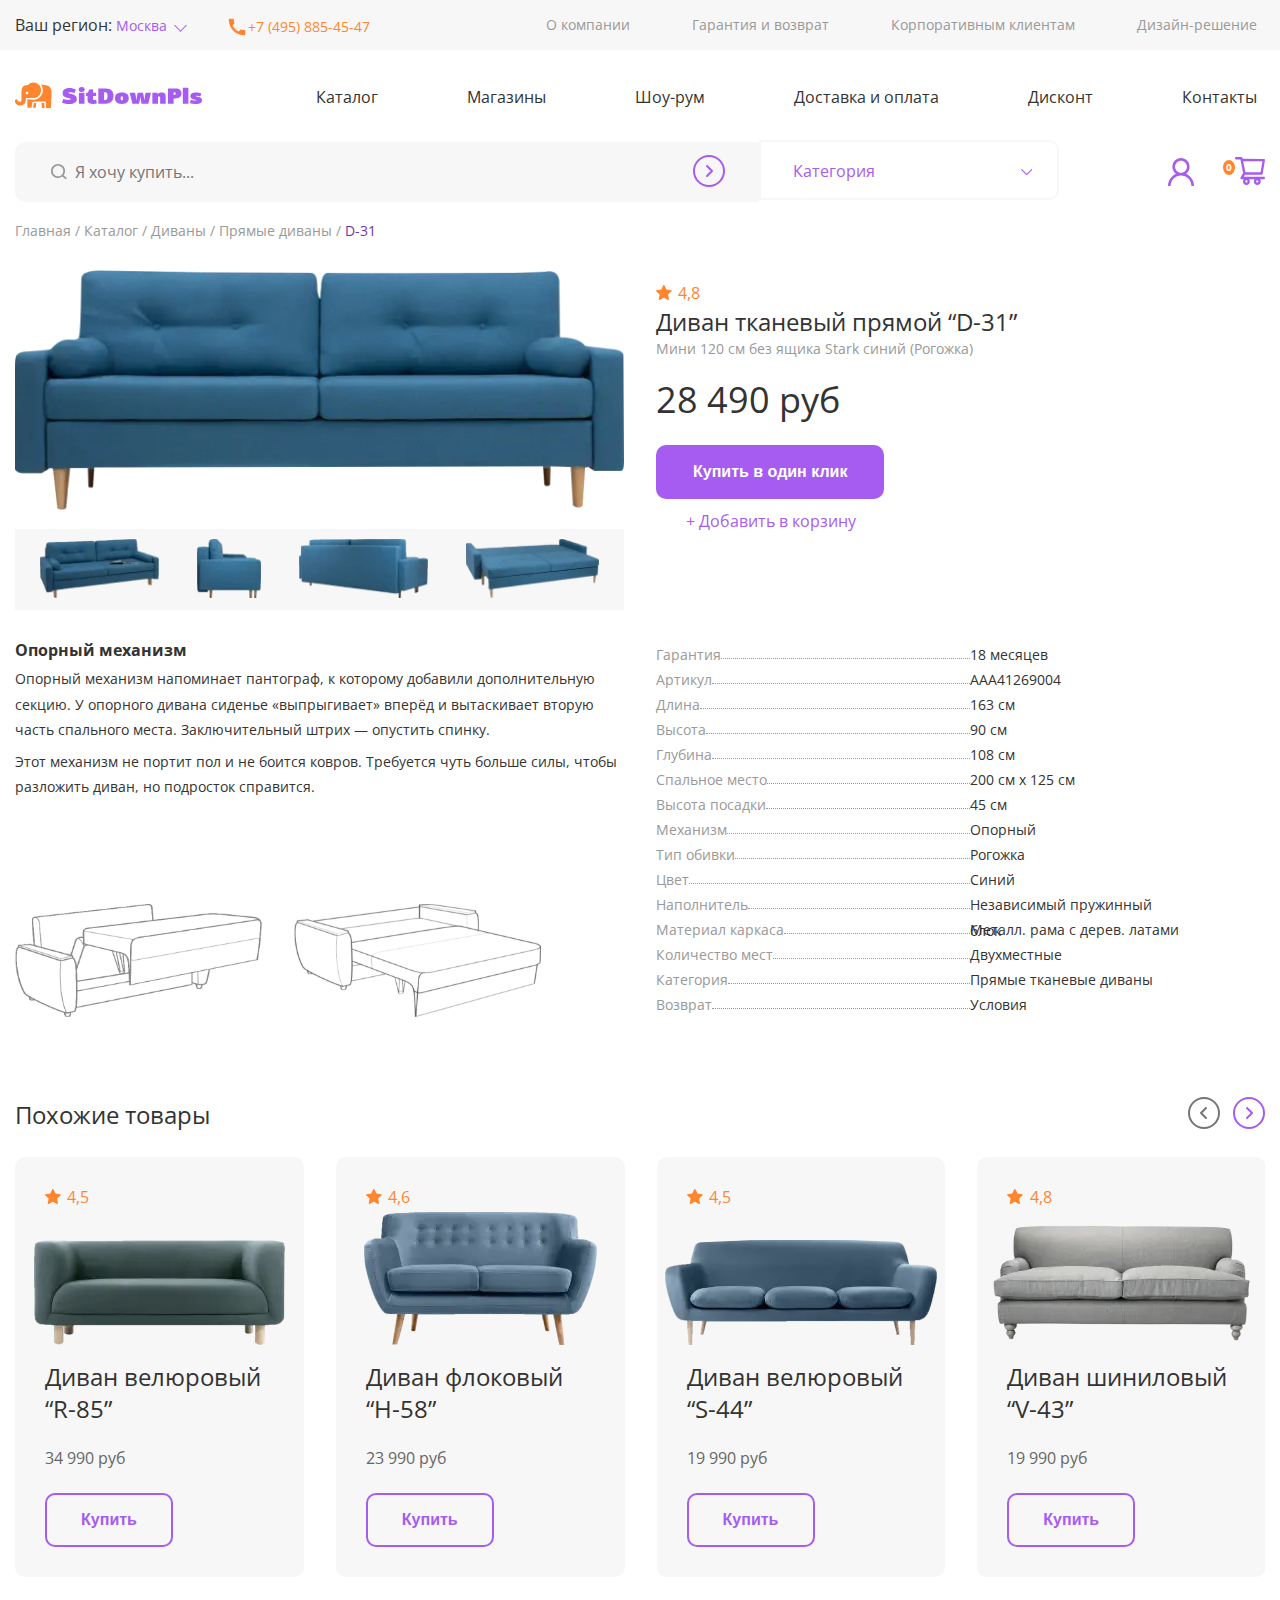
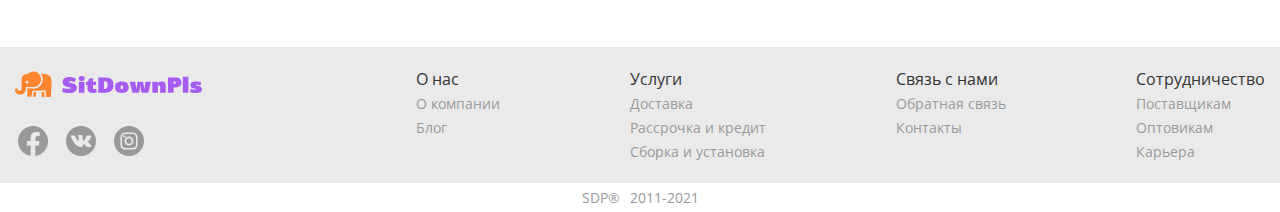
<file: product.html>
<!DOCTYPE html>
<html lang="RU">
<head>
    <meta charset="UTF-8">
    <meta http-equiv="X-UA-Compatible" content="IE=edge">
    <meta name="viewport" content="width=device-width, initial-scale=1.0">
    <title>Product D-31</title>
    <link rel="stylesheet" href="styles/libs/normalize.css">
    <link rel="stylesheet" href="styles/libs/choices.min.css"/>
    <link rel="stylesheet" href="https://cdn.jsdelivr.net/npm/swiper@8/swiper-bundle.min.css"/>
    <link rel="stylesheet" href="styles/libs/jquery-ui.min.css">
    <link rel="stylesheet" href="styles/libs/iziModal.min.css">
    <link rel="stylesheet" href="styles/style.css">
    <script src="js/libs/jquery-3.6.0.min.js" defer></script>
    <script src="js/libs/jquery-ui.min.js" defer></script> 
    <script src="js/libs/swiper-bundle.min.js" defer></script> 
    <script src="js/libs/just-validate.production.min.js" defer></script>
    <script src="js/libs/iziModal.min.js" defer></script>
    <script src="js/libs/choices.min.js" defer></script>
    <script src="js/libs/inputmask.min.js" defer></script>
    <script src="https://cdnjs.cloudflare.com/ajax/libs/gsap/3.10.4/gsap.min.js" defer></script>
    <script src="js/product.js" defer></script>
    <link rel="shortcut icon" href="img/fav.png" type="image/x-icon">
</head>
<body>
    <header class="header">
        <h1 class="visually-hidden">SitDownPls - магазин мебели</h1>
        <div class="container header__container">
            <div class="header__el">
                <div class="header__el-place">
                    <span class="header__el-span">Ваш регион:</span>
                    <select class="js-choice header__el-choice choice-1">
                        <option value="Moscow" class="header__el-option header__el-option-1">Москва</option>
                        <option value="Kazan" class="header__el-option header__el-option-2">Казань</option>
                        <option value="Ufa" class="header__el-option header__el-option-3">Уфа</option>
                        <option value="Perm" class="header__el-option header__el-option-4">Пермь</option>
                    </select>
                </div>
                <a href="tel:+74958854547" class="header__el-link">
                    <svg width="22" height="22" viewbox="0 0 22 22" fill="none" xmlns="http://www.w3.org/2000/svg" class="header__el-link-svg">
                        <path d="M18.3425 14.0983C17.215 14.0983 16.1242 13.915 15.1067 13.585C14.7858 13.475 14.4283 13.5575 14.1808 13.805L12.7417 15.6108C10.1475 14.3733 7.71833 12.0358 6.42583 9.35L8.21333 7.82833C8.46083 7.57167 8.53417 7.21417 8.43333 6.89333C8.09417 5.87583 7.92 4.785 7.92 3.6575C7.92 3.1625 7.5075 2.75 7.0125 2.75H3.84083C3.34583 2.75 2.75 2.97 2.75 3.6575C2.75 12.1733 9.83583 19.25 18.3425 19.25C18.9933 19.25 19.25 18.6725 19.25 18.1683V15.0058C19.25 14.5108 18.8375 14.0983 18.3425 14.0983Z" fill="#FF862F"/>
                    </svg>
                    +7 (495) 885-45-47
                </a>
            </div>
            <ul class="list-reset header__list">
                <li class="header__list-item">
                   <a href="#" class="header__list-link">О компании</a>
                 </li>
                <li class="header__list-item">
                   <a href="#" class="header__list-link">Гарантия и возврат</a> 
                </li>
                <li class="header__list-item">
                   <a href="#" class="header__list-link">Корпоративным клиентам</a>
                 </li>
                <li class="header__list-item">
                   <a href="#" class="header__list-link"> Дизайн-решение</a>
                </li>
            </ul>
            <a href="index.html" class="logo header__logo">
                <img src="img/logo.svg" alt="Логотип" class="header__logo-img">
            </a>
            <nav class="nav header__nav">
                <ul class="list-reset header__nav-list">
                    <li class="header__nav-item">
                        <a href="catalog.html" class="header__nav-link">Каталог</a>
                    </li>
                    <li class="header__nav-item">
                        <a href="#" class="header__nav-link">Магазины</a>
                    </li>
                    <li class="header__nav-item">
                        <a href="#" class="header__nav-link">Шоу-рум</a>
                    </li>
                    <li class="header__nav-item">
                        <a href="#" class="header__nav-link">Доставка и оплата</a>
                    </li>
                    <li class="header__nav-item">
                        <a href="#" class="header__nav-link">Дисконт</a>
                    </li>
                    <li class="header__nav-item">
                        <a href="#" class="header__nav-link">Контакты</a>
                    </li>
                </ul>
                <button class="btn-reset  header__nav-burger" id="burger">
                    <span class="header__nav-burger-span"></span>
                </button> 
                <div class="burger burger__menu" id="burger__menu">
                    <button class="btn-reset burger__close"></button>
                    <div class="container burger__container">
                    <ul class="list-reset burger__list-1">
                        <li class="burger__list-1-item">
                            <a href="catalog.html" class="burger__list-1-link">Каталог</a>
                        </li>
                        <li class="burger__list-1-item">
                            <a href="#" class="burger__list-1-link">Магазины</a>
                        </li>
                        <li class="burger__list-1-item">
                            <a href="#" class="burger__list-1-link">Шоу-рум</a>
                        </li>
                        <li class="burger__list-1-item">
                            <a href="#" class="burger__list-1-link">Доставка и оплата</a>
                        </li>
                        <li class="burger__list-1-item">
                            <a href="#" class="burger__list-1-link">Дисконт</a>
                        </li>
                        <li class="burger__list-1-item">
                            <a href="#" class="burger__list-1-link">Контакты</a>
                        </li>                        
                    </ul>
                    <svg class="burger__menu-svg" width="161" height="112" viewbox="0 0 161 112" fill="none" xmlns="http://www.w3.org/2000/svg">
                        <path opacity="0.2" fill-rule="evenodd" clip-rule="evenodd" d="M25.5794 100.365C45.8369 100.365 49.6542 82.2743 49.6542 67.7904C52.0602 67.7904 71.0747 67.7904 79.7477 67.7904C126.924 67.7904 126.936 0 81.2523 0C68.8267 0 60.8234 7.65074 58.6807 10.3159C33.1916 10.3159 30.0935 23.8426 30.0935 50.1074C30.0935 55.1744 30.0935 71.6455 30.0935 74.1827C30.0935 80.3583 27.6499 84.3648 21.0639 84.3648C15.441 84.3648 12.7777 79.3079 10.5312 72.2115C9.36058 72.8501 1.14055 77.3658 0 78.1063C2.48723 85.1955 5.1505 100.365 25.5794 100.365ZM54.2194 39.79C61.9369 39.79 62.5929 51.5796 53.6732 51.5796C46.1543 51.5796 46.35 39.79 54.2194 39.79ZM81.2538 75.1196C74.7311 75.1196 55.6729 73.6852 55.6729 73.6852V110.032L73.729 110.294L78.243 84.0011L135.421 82.91L136.927 111.737L157.992 112C157.992 112 161 55.5381 161 44.2111C161 23.201 151.745 11.3095 130.907 10.3159C125.685 10.0671 118.854 9.07789 114.355 8.84221C133.966 33.0776 118.362 75.1196 81.2538 75.1196ZM117.366 89.8566L118.869 111.213L130.907 111.476L129.402 89.8566H117.366ZM79.7477 110.558L91.785 110.82L94.7929 89.8566H84.2602L79.7477 110.558Z" fill="#666666"/>
                    </svg>
                    <div class="burger__menu-bot">
                        <div class="container burger__container-bot">
                        <ul class="list-reset burger__list-2">
                            <li class="burger__list-2-item">
                                <a href="#" class="burger__list-2-link">О компании</a>
                            </li>
                            <li class="burger__list-2-item">
                                <a href="#" class="burger__list-2-link">Корпоративным <br> клиентам</a>
                            </li>
                            <li class="burger__list-2-item">
                                <a href="#" class="burger__list-2-link">Гарантия и возврат</a>
                            </li>
                            <li class="burger__list-2-item">
                                <a href="#" class="burger__list-2-link">Дизайн-решение</a>
                            </li>
                        </ul>
                    </div>
                    </div>
                    </div>
                </div>   

            </nav>
            <form action="post" class="header__form">
                <svg width="20" height="20" viewbox="0 0 20 20" fill="none" xmlns="http://www.w3.org/2000/svg" class="header__search">
                    <path d="M17.8187 16.0625L14.607 13.3156C15.5516 12.0945 16.0625 10.6016 16.0625 9.03125C16.0625 7.15156 15.3289 5.38906 14.0023 4.06016C12.6758 2.73125 10.9086 2 9.03125 2C7.15391 2 5.38672 2.73359 4.06016 4.06016C2.73125 5.38672 2 7.15156 2 9.03125C2 10.9086 2.73359 12.6758 4.06016 14.0023C5.38672 15.3312 7.15156 16.0625 9.03125 16.0625C10.6016 16.0625 12.0922 15.5516 13.3133 14.6094L16.5249 17.3539C16.5428 17.3718 16.564 17.3859 16.5873 17.3956C16.6106 17.4053 16.6356 17.4102 16.6609 17.4102C16.6861 17.4102 16.7111 17.4053 16.7344 17.3956C16.7578 17.3859 16.7789 17.3718 16.7968 17.3539L17.8187 16.3344C17.8365 16.3165 17.8507 16.2953 17.8604 16.272C17.87 16.2487 17.875 16.2237 17.875 16.1984C17.875 16.1732 17.87 16.1482 17.8604 16.1249C17.8507 16.1015 17.8365 16.0803 17.8187 16.0625ZM12.7438 12.7438C11.75 13.7352 10.4328 14.2812 9.03125 14.2812C7.62969 14.2812 6.3125 13.7352 5.31875 12.7438C4.32734 11.75 3.78125 10.4328 3.78125 9.03125C3.78125 7.62969 4.32734 6.31016 5.31875 5.31875C6.3125 4.32734 7.62969 3.78125 9.03125 3.78125C10.4328 3.78125 11.7523 4.325 12.7438 5.31875C13.7352 6.3125 14.2812 7.62969 14.2812 9.03125C14.2812 10.4328 13.7352 11.7523 12.7438 12.7438Z" fill="#999999"/>
                </svg>
                <input type="text" placeholder="Я хочу купить..." class="header__form-input">
                <button class="btn-reset header__form-btn" aria-label="кнопка поиска">
                    <svg width="32" height="32" viewbox="0 0 32 32" fill="none" xmlns="http://www.w3.org/2000/svg" class="header__form-arrow arrow-next">
                        <circle cx="16" cy="16" r="15" stroke="#A65CF0" stroke-width="2"/>
                        <path d="M14 11L19 16L14 21" stroke="#A65CF0" stroke-width="2" stroke-linecap="round" stroke-linejoin="round"/>
                        
                    </svg>
                </button>
            </form>
            <select class="js-choice choices" id="choice-2">
                <option value="-" class="choices__placeholder header__option  header__option-1 ">Категория</option>
                <option value="sofa" class="header__option header__option-2">Диваны</option>
                <option value="armchair" class="header__option header__option-3">Кресла</option>
                <option value="pouf" class="header__option header__option-4">Пуфы</option>
                <option value="bed" class="header__option header__option-5">Кровати</option>
                <option value="nightstand" class="header__option header__option-6">Тумбы</option>
                <option value="dresser" class="header__option header__option-7">Комоды</option>
                <option value="chair" class="header__option header__option-8">Стулья</option>
                <option value="table" class="header__option header__option-9">Столы</option>
                <option value="trinket" class="header__option header__option-10">Аксессуары</option>
                
            </select>
            <div class="header__personal">
                <a href="#" class="header__personal-cab" aria-label="Войти в личный кабинет">
                    <svg width="26" height="28" viewbox="0 0 26 28" fill="none" xmlns="http://www.w3.org/2000/svg">
                        <path d="M24.98 22.8503C24.3278 21.2785 23.3813 19.8508 22.1933 18.6467C21.0089 17.4392 19.6059 16.4764 18.0617 15.8116C18.0478 15.8045 18.034 15.801 18.0202 15.794C20.1742 14.2111 21.5744 11.6327 21.5744 8.72362C21.5744 3.90452 17.7367 0 13 0C8.26333 0 4.42559 3.90452 4.42559 8.72362C4.42559 11.6327 5.82585 14.2111 7.97982 15.7975C7.96599 15.8045 7.95216 15.808 7.93833 15.8151C6.38941 16.4799 4.99952 17.4332 3.80671 18.6503C2.61981 19.8553 1.67349 21.2827 1.02003 22.8538C0.37806 24.3918 0.0318323 26.0409 8.64563e-05 27.7116C-0.000836348 27.7491 0.00563604 27.7864 0.0191224 27.8214C0.0326088 27.8564 0.0528363 27.8882 0.0786128 27.9151C0.104389 27.942 0.135194 27.9633 0.16921 27.9779C0.203227 27.9925 0.239768 28 0.27668 28H2.35113C2.50326 28 2.62427 27.8769 2.62773 27.7256C2.69688 25.01 3.76868 22.4668 5.66335 20.5392C7.62371 18.5447 10.2271 17.4472 13 17.4472C15.7729 17.4472 18.3763 18.5447 20.3367 20.5392C22.2313 22.4668 23.3031 25.01 23.3723 27.7256C23.3757 27.8804 23.4967 28 23.6489 28H25.7233C25.7602 28 25.7968 27.9925 25.8308 27.9779C25.8648 27.9633 25.8956 27.942 25.9214 27.9151C25.9472 27.8882 25.9674 27.8564 25.9809 27.8214C25.9944 27.7864 26.0008 27.7491 25.9999 27.7116C25.9653 26.0301 25.6231 24.3945 24.98 22.8503ZM13 14.7739C11.413 14.7739 9.91943 14.1442 8.79577 13.001C7.67211 11.8578 7.05323 10.3382 7.05323 8.72362C7.05323 7.10905 7.67211 5.58945 8.79577 4.44623C9.91943 3.30301 11.413 2.67337 13 2.67337C14.587 2.67337 16.0806 3.30301 17.2042 4.44623C18.3279 5.58945 18.9468 7.10905 18.9468 8.72362C18.9468 10.3382 18.3279 11.8578 17.2042 13.001C16.0806 14.1442 14.587 14.7739 13 14.7739Z" fill="#A65CF0"/>
                    </svg>                        
                </a>
                <div class="header__personal-cart">
                    <span class="header__personal-cart-count">0</span>
                    <a href="#" class="header__persoan-cart-link">
                        <svg width="30" height="28" viewbox="0 0 30 28" fill="none" xmlns="http://www.w3.org/2000/svg">
                            <path d="M28.8162 19.8503H8.90202L9.90191 17.7365L26.5154 17.7052C27.0772 17.7052 27.5588 17.2887 27.6591 16.7125L29.9599 3.34598C30.0201 2.99541 29.9298 2.63444 29.7091 2.36023C29.6 2.22528 29.4639 2.11658 29.3103 2.04166C29.1567 1.96674 28.9892 1.9274 28.8195 1.92637L7.68476 1.85348L7.50418 0.971861C7.39048 0.40957 6.90224 0 6.34712 0H1.18047C0.86739 0 0.567133 0.129087 0.345752 0.358864C0.124371 0.588641 0 0.900285 0 1.22524C0 1.55019 0.124371 1.86184 0.345752 2.09161C0.567133 2.32139 0.86739 2.45048 1.18047 2.45048H5.3907L6.17991 6.34486L8.12284 16.1086L5.62145 20.3466C5.49155 20.5286 5.4133 20.7446 5.39557 20.9704C5.37784 21.1961 5.42134 21.4225 5.52112 21.6239C5.72177 22.0369 6.12641 22.2973 6.57452 22.2973H8.67462C8.2269 22.9145 7.98508 23.6662 7.98573 24.4388C7.98573 26.4034 9.52402 28 11.4168 28C13.3096 28 14.8478 26.4034 14.8478 24.4388C14.8478 23.6648 14.6004 22.9116 14.159 22.2973H19.5463C19.0986 22.9145 18.8568 23.6662 18.8574 24.4388C18.8574 26.4034 20.3957 28 22.2885 28C24.1812 28 25.7195 26.4034 25.7195 24.4388C25.7195 23.6648 25.4721 22.9116 25.0307 22.2973H28.8195C29.4683 22.2973 30 21.7489 30 21.072C29.9981 20.7474 29.8725 20.4368 29.6507 20.2079C29.4289 19.979 29.1289 19.8504 28.8162 19.8503ZM8.17635 4.26925L27.4317 4.33519L25.5456 15.2964L10.4202 15.3242L8.17635 4.26925ZM11.4168 25.5356C10.8349 25.5356 10.36 25.0428 10.36 24.4388C10.36 23.8349 10.8349 23.342 11.4168 23.342C11.9987 23.342 12.4735 23.8349 12.4735 24.4388C12.4735 24.7297 12.3622 25.0087 12.164 25.2144C11.9658 25.4201 11.6971 25.5356 11.4168 25.5356ZM22.2885 25.5356C21.7066 25.5356 21.2317 25.0428 21.2317 24.4388C21.2317 23.8349 21.7066 23.342 22.2885 23.342C22.8704 23.342 23.3452 23.8349 23.3452 24.4388C23.3452 24.7297 23.2339 25.0087 23.0357 25.2144C22.8375 25.4201 22.5687 25.5356 22.2885 25.5356Z" fill="#A65CF0"/>
                        </svg>                                                       
                    </a>
                </div>
            </div>
        </div>
    </header>
    <main>
        <section class="product">
            <div class="container product__container">
                <div class="product__path"><a href="#" class="product__path-link">Главная</a> / <a href="#" class="product__path-link">Каталог</a> / <a href="#" class="product__path-link">Диваны</a> / <a href="#" class="product__path-link">Прямые диваны</a> / <a href="#" class="product__path-link-colored">D-31</a></div>
                <div class="grid product__grid">
                        <a class="trigger product__picture-main" data-izimodal-open="#modal1" data-izimodal-transitionin="fadeInDown" id="modal-open">
                        <picture class="product__picture ">
                            <source media="(max-width:320px)" srcset="img/product/main-320.webp" type="image/webp">
                            <img src="img/product/main.webp" alt="Товар" >
                        </picture>
                        </a>
                        <div class="product__secondary">
                            <ul class="list-reset product__secondary-list">
                                <li class="product__secondary-item product__secondary-item-1">
                                    <picture class="product__picture product__picture-secondary">
                                        <source media="(max-width:320px)" srcset="img/product/sec-1-320.webp" type="image/webp">
                                        <source media="(max-width:768px)" srcset="img/product/sec-1-768.webp" type="image/webp">
                                        <source media="(max-width:1024px)" srcset="img/product/sec-1-1024.webp" type="image/webp">
                                        <img src="img/product/sec-1.webp" alt="Товар" >
                                    </picture>
                                </li>
                                <li class="product__secondary-item product__secondary-item-2">
                                    <picture class="product__picture product__picture-secondary">
                                        <source media="(max-width:320px)" srcset="img/product/sec-2-320.webp" type="image/webp">
                                        <source media="(max-width:768px)" srcset="img/product/sec-2-768.webp" type="image/webp">
                                        <source media="(max-width:1024px)" srcset="img/product/sec-2-1024.webp" type="image/webp">
                                        <img src="img/product/sec-2.webp" alt="Товар" >
                                    </picture>
                                </li>
                                <li class="product__secondary-item product__secondary-item-3">
                                    <picture class="product__picture product__picture-secondary">
                                        <source media="(max-width:320px)" srcset="img/product/sec-3-320.webp" type="image/webp">
                                        <source media="(max-width:768px)" srcset="img/product/sec-3-768.webp" type="image/webp">
                                        <source media="(max-width:1024px)" srcset="img/product/sec-3-1024.webp" type="image/webp">
                                        <img src="img/product/sec-3.webp" alt="Товар" >
                                    </picture>
                                </li>
                                <li class="product__secondary-item product__secondary-item-4">
                                    <picture class="product__picture product__picture-secondary">
                                        <source media="(max-width:768px)" srcset="img/product/sec-4-768.webp" type="image/webp">
                                        <source media="(max-width:1024px)" srcset="img/product/sec-4-1024.webp" type="image/webp">
                                        <img src="img/product/sec-4.webp" alt="Товар" >
                                    </picture>
                                </li>
                            </ul>              
                        </div>
                        <div class="product__descr">
                            <h3 class="product__descr-header">Опорный механизм</h3>
                            <p class="product__descr-text product__descr-text-1">Опорный механизм напоминает пантограф, к которому добавили дополнительную секцию. У опорного дивана сиденье «выпрыгивает» вперёд и вытаскивает вторую часть спального места. Заключительный штрих — опустить спинку.
                            </p>
                            <p class="product__descr-text product__descr-text-2">Этот механизм не портит пол и не боится ковров. Требуется чуть больше силы, чтобы разложить диван, но подросток справится.</p>
                        </div>
                        <div class="product__scheme">
                            <img src="img/product/structure-1.svg" alt="Схема" class="product__scheme-svg product__scheme-svg-1">
                            <img src="img/product/structure-2.svg" alt="Схема" class="product__scheme-svg product__scheme-svg-2">
                        </div>
                        <div class="product__name">
                            <div class="product__name-badge">4,8</div>
                            <h3 class="product__name-header">Диван тканевый прямой “D-31”</h3>
                            <div class="product__name-descr">Мини 120 см без ящика Stark синий (Рогожка)</div>
                            <div class="product__name-price">28 490 руб</div>
                            <button class="btn-reset btn trigger product__name-btn "  data-izimodal-open="#modal2" data-izimodal-transitionin="fadeInDown">Купить в один клик</button>
                            <button class="btn-reset product__name-add">+ Добавить в корзину</button>
                        </div>
                        <div class="product__stats">
                            <ul class="list-reset product__stats-list">
                                <li class="product__stats-item product__stats-item-1">
                                    <span class="product__stats-header">Гарантия</span>
                                    <span class="product__stats-dots"></span>
                                    <span class="product__stats-stat">18 месяцев</span>
                                </li>
                                <li class="product__stats-item product__stats-item-2">
                                    <span class="product__stats-header">Артикул</span>
                                    <span class="product__stats-dots"></span>
                                    <span class="product__stats-stat">AAA41269004</span>
                                </li>
                                <li class="product__stats-item product__stats-item-3">
                                    <span class="product__stats-header">Длина</span>
                                    <span class="product__stats-dots"></span>
                                    <span class="product__stats-stat">163 см</span>
                                </li>
                                <li class="product__stats-item product__stats-item-4">
                                    <span class="product__stats-header">Высота</span>
                                    <span class="product__stats-dots"></span>
                                    <span class="product__stats-stat">90 см</span>
                                </li>
                                <li class="product__stats-item product__stats-item-5">
                                    <span class="product__stats-header">Глубина</span>
                                    <span class="product__stats-dots"></span>
                                    <span class="product__stats-stat">108 см</span>
                                </li>
                                <li class="product__stats-item product__stats-item-6">
                                    <span class="product__stats-header">Спальное место</span>
                                    <span class="product__stats-dots"></span>
                                    <span class="product__stats-stat">200 см х 125 см</span>
                                </li>
                                <li class="product__stats-item product__stats-item-7">
                                    <span class="product__stats-header">Высота посадки</span>
                                    <span class="product__stats-dots"></span>
                                    <span class="product__stats-stat">45 см</span>
                                </li>
                                <li class="product__stats-item product__stats-item-8">
                                    <span class="product__stats-header">Механизм</span>
                                    <span class="product__stats-dots"></span>
                                    <span class="product__stats-stat">Опорный</span>
                                </li>
                                <li class="product__stats-item product__stats-item-9">
                                    <span class="product__stats-header">Тип обивки</span>
                                    <span class="product__stats-dots"></span>
                                    <span class="product__stats-stat">Рогожка</span>
                                </li>
                                <li class="product__stats-item product__stats-item-10">
                                    <span class="product__stats-header">Цвет</span>
                                    <span class="product__stats-dots"></span>
                                    <span class="product__stats-stat">Синий</span>
                                </li>
                                <li class="product__stats-item product__stats-item-11">
                                    <span class="product__stats-header">Наполнитель</span>
                                    <span class="product__stats-dots"></span>
                                    <span class="product__stats-stat">Независимый пружинный блок</span>
                                </li>
                                <li class="product__stats-item product__stats-item-12">
                                    <span class="product__stats-header">Материал каркаса</span>
                                    <span class="product__stats-dots"></span>
                                    <span class="product__stats-stat">Металл. рама с дерев. латами</span>
                                </li>
                                <li class="product__stats-item product__stats-item-13">
                                    <span class="product__stats-header">Количество мест</span>
                                    <span class="product__stats-dots"></span>
                                    <span class="product__stats-stat">Двухместные</span>
                                </li>
                               
                                <li class="product__stats-item product__stats-item-14">
                                    <span class="product__stats-header">Категория</span>
                                    <span class="product__stats-dots"></span>
                                    <span class="product__stats-stat">Прямые тканевые диваны</span>
                                </li>
                                <li class="product__stats-item product__stats-item-15">
                                    <span class="product__stats-header">Возврат</span>
                                    <span class="product__stats-dots"></span>
                                    <span class="product__stats-stat">Условия</span>
                                </li>
                            </ul>
                        </div>
                    </div>      
            </div> 
            <div class="modal modal1" id="modal1">
                    <div class="container modal__container">
                        <div class="modal__wrapper">
                            <button class="btn-reset modal__close" data-izimodal-close="" data-izimodal-transitionout="bounceOutDown">
                                <svg width="20" height="20" viewBox="0 0 20 20" fill="none" xmlns="http://www.w3.org/2000/svg">
                                    <path fill-rule="evenodd" clip-rule="evenodd" d="M2.3812 0.397739L11.2581 9.03977C11.8029 9.57009 11.8029 10.4299 11.2581 10.9602L2.3812 19.6023C1.83647 20.1326 0.953281 20.1326 0.408549 19.6023C-0.136183 19.0719 -0.136183 18.2121 0.408549 17.6818L8.29915 10L0.40855 2.31819C-0.136182 1.78787 -0.136181 0.928057 0.408551 0.397739C0.953283 -0.13258 1.83647 -0.13258 2.3812 0.397739Z" fill="#999999"/>
                                    <path fill-rule="evenodd" clip-rule="evenodd" d="M17.6188 0.397739L8.74188 9.03977C8.19715 9.57009 8.19715 10.4299 8.74188 10.9602L17.6188 19.6023C18.1635 20.1326 19.0467 20.1326 19.5915 19.6023C20.1362 19.0719 20.1362 18.2121 19.5915 17.6818L11.7009 10L19.5914 2.31819C20.1362 1.78787 20.1362 0.928057 19.5914 0.397739C19.0467 -0.13258 18.1635 -0.13258 17.6188 0.397739Z" fill="#999999"/>
                                    </svg>
                            </button>
                            <picture class="modal__picture modal__picture-main" >
                                <source media="(max-width:320px)" srcset="img/product/m-main-320.webp" type="image/webp">
                                <source media="(max-width:768px)" srcset="img/product/m-main-768.webp" type="image/webp">
                                <source media="(max-width:1024px)" srcset="img/product/m-main-1024.webp" type="image/webp">
                                <img src="img/product/m-main.webp" alt="Товар" >
                            </picture>
                             <div class="swiper swiper5 modal__swiper">
                                 <div class="swiper-wrapper modal__swiper-wrapper">
                                    <div class="swiper-slide modal__swiper-slide modal__swiper-slide-1">
                                        <picture class="modal__picture modal__picture-secondary">
                                            <source media="(max-width:320px)" srcset="img/product/m-sec-1-320.webp" type="image/webp">
                                            <source media="(max-width:768px)" srcset="img/product/m-sec-1-768.webp" type="image/webp">
                                            <source media="(max-width:1024px)" srcset="img/product/m-sec-1-1024.webp" type="image/webp">
                                            <img src="img/product/m-sec-1.webp" alt="Товар" >
                                        </picture>
                                    </div>
                                    <div class="swiper-slide modal__swiper-slide modal__swiper-slide-2">
                                        <picture class="modal__picture modal__picture-secondary">
                                            <source media="(max-width:768px)" srcset="img/product/m-sec-2-768.webp" type="image/webp">
                                            <source media="(max-width:1024px)" srcset="img/product/m-sec-2-1024.webp" type="image/webp">
                                            <img src="img/product/m-sec-2.webp" alt="Товар" >
                                        </picture>
                                    </div>
                                    <div class="swiper-slide modal__swiper-slide modal__swiper-slide-3">
                                        <picture class="modal__picture modal__picture-secondary">
                                            <source media="(max-width:1024px)" srcset="img/product/m-sec-3-1024.webp" type="image/webp">
                                            <img src="img/product/m-sec-3.webp" alt="Товар" >
                                        </picture>
                                    </div>
                                    <div class="swiper-slide modal__swiper-slide modal__swiper-slide-4">
                                        <picture class="modal__picture modal__picture-secondary">
                                            <img src="img/product/m-sec-4.webp" alt="Товар" >
                                        </picture>
                                    </div>
                                 </div>
                                 <div class="modal__swiper-button-prev" id="modal-prev">
                                    <svg width="32" height="32" viewbox="0 0 32 32" fill="none" xmlns="http://www.w3.org/2000/svg" class="arrow-prev">
                                        <circle r="15" transform="matrix(-1 0 0 1 16 16)" stroke="#A65CF0" stroke-width="2"/>
                                        <path d="M18 11L13 16L18 21" stroke="#A65CF0" stroke-width="2" stroke-linecap="round" stroke-linejoin="round"/>
                                    </svg>
                                 </div>
                                 <div class="modal__swiper-button-next" id="modal-next">
                                    <svg width="32" height="32" viewbox="0 0 32 32" fill="none" xmlns="http://www.w3.org/2000/svg" class="arrow-next">
                                        <circle cx="16" cy="16" r="15" stroke="#A65CF0" stroke-width="2"/>
                                        <path d="M14 11L19 16L14 21" stroke="#A65CF0" stroke-width="2" stroke-linecap="round" stroke-linejoin="round"/>
                                        
                                    </svg>
                                 </div>                             
                             </div>                             
                        </div>
                    </div>
            </div>  
            <div class="modal modal2" id="modal2">
                <div class="modal2__wrapper">
                <button class="btn-reset modal2__close" data-izimodal-close="" data-izimodal-transitionout="bounceOutDown">
                    <svg width="20" height="20" viewBox="0 0 20 20" fill="none" xmlns="http://www.w3.org/2000/svg">
                        <path fill-rule="evenodd" clip-rule="evenodd" d="M2.3812 0.397739L11.2581 9.03977C11.8029 9.57009 11.8029 10.4299 11.2581 10.9602L2.3812 19.6023C1.83647 20.1326 0.953281 20.1326 0.408549 19.6023C-0.136183 19.0719 -0.136183 18.2121 0.408549 17.6818L8.29915 10L0.40855 2.31819C-0.136182 1.78787 -0.136181 0.928057 0.408551 0.397739C0.953283 -0.13258 1.83647 -0.13258 2.3812 0.397739Z" fill="#999999"/>
                        <path fill-rule="evenodd" clip-rule="evenodd" d="M17.6188 0.397739L8.74188 9.03977C8.19715 9.57009 8.19715 10.4299 8.74188 10.9602L17.6188 19.6023C18.1635 20.1326 19.0467 20.1326 19.5915 19.6023C20.1362 19.0719 20.1362 18.2121 19.5915 17.6818L11.7009 10L19.5914 2.31819C20.1362 1.78787 20.1362 0.928057 19.5914 0.397739C19.0467 -0.13258 18.1635 -0.13258 17.6188 0.397739Z" fill="#999999"/>
                        </svg>
                </button>
                <h3 class="modal2__header">Купить в один клик</h3>
                <p class="modal2__text">Чтобы оформить заказ — заполните формы ниже и наш менеджер свяжется с вами в течении часа.</p>
                <form class="modal2__form" action="mail.php" enctype="multipart/form-data" method="POST">
                    <input type="hidden" name="admin_email[]" value="thenooobas@gmail.com">
		            <input type="hidden" name="form_subject" value="Тема письма">
                            <label for="name" class="modal2__label modal2__label-1">
                                <input type="text" class="modal2__input modal2__input-1" placeholder="Как вас зовут?" name="Имя"
                                  id="name">
                              </label>
                              <label for="tel" class="modal2__label modal2__label-2">
                                <input type="tel" class="modal2__input modal2__input-2" placeholder="Ваш телефон" required
                                  name="tel" id="tel" data-validate-rules="phone">
                              </label>
                              <button class="btn-reset btn modal2__btn">Отправить</button>
                              <label for="copyright" class="modal2__label-3">
                              <input type="checkbox" name="copyright" value="copyright" class="modal2__check visually-hidden" id="copyright" required>
                               <span class="modal2__span"> Принимаю</span>  
                                <a href="#" class="modal2__link">пользовательское соглашение</a> 
                            </label>
                        </form>    
                    </div>        
            </div>
            <div class="modal modal3" id="modal3">
                <div class="modal3__wrapper">
                <button class="btn-reset modal3__close" data-izimodal-close="" data-izimodal-transitionout="bounceOutDown">
                    <svg width="20" height="20" viewBox="0 0 20 20" fill="none" xmlns="http://www.w3.org/2000/svg">
                        <path fill-rule="evenodd" clip-rule="evenodd" d="M2.3812 0.397739L11.2581 9.03977C11.8029 9.57009 11.8029 10.4299 11.2581 10.9602L2.3812 19.6023C1.83647 20.1326 0.953281 20.1326 0.408549 19.6023C-0.136183 19.0719 -0.136183 18.2121 0.408549 17.6818L8.29915 10L0.40855 2.31819C-0.136182 1.78787 -0.136181 0.928057 0.408551 0.397739C0.953283 -0.13258 1.83647 -0.13258 2.3812 0.397739Z" fill="#999999"/>
                        <path fill-rule="evenodd" clip-rule="evenodd" d="M17.6188 0.397739L8.74188 9.03977C8.19715 9.57009 8.19715 10.4299 8.74188 10.9602L17.6188 19.6023C18.1635 20.1326 19.0467 20.1326 19.5915 19.6023C20.1362 19.0719 20.1362 18.2121 19.5915 17.6818L11.7009 10L19.5914 2.31819C20.1362 1.78787 20.1362 0.928057 19.5914 0.397739C19.0467 -0.13258 18.1635 -0.13258 17.6188 0.397739Z" fill="#999999"/>
                        </svg>
                </button>
                <div class="modal3__content">
                <picture class="modal3__picture">
                    <source media="(max-width:320px)" srcset="img/product/smol-slonik.svg" type="image/svg">
                    <img src="img/product/big-slonik.svg" alt="Лого" >                    
                </picture>
                <h3 class="modal3__header">Спасибо, мы вам перезвоним!</h3>
                </div>
                </div>        
            </div>
        </section>    
        <section class="similar">
            <div class="container similar__container">
                <h2 class="section-header similar__header ">Похожие товары</h2>
                <div class="swiper-button-wrapper similar__swiper-button ">
                    <div class="similar__swiper-button-prev">
                        <svg width="32" height="32" viewbox="0 0 32 32" fill="none" xmlns="http://www.w3.org/2000/svg" class="arrow-prev">
                            <circle r="15" transform="matrix(-1 0 0 1 16 16)" stroke="#A65CF0" stroke-width="2"/>
                            <path d="M18 11L13 16L18 21" stroke="#A65CF0" stroke-width="2" stroke-linecap="round" stroke-linejoin="round"/>
                        </svg>
                    </div>
                    <div class=" similar__swiper-button-next">
                        <svg width="32" height="32" viewbox="0 0 32 32" fill="none" xmlns="http://www.w3.org/2000/svg" class="arrow-next">
                            <circle cx="16" cy="16" r="15" stroke="#A65CF0" stroke-width="2"/>
                            <path d="M14 11L19 16L14 21" stroke="#A65CF0" stroke-width="2" stroke-linecap="round" stroke-linejoin="round"/>
                            
                        </svg>
                    </div>                        
                </div>
                <div class="swiper similar__swiper">
                    <div class="swiper-wrapper similar__swiper-wrapper">
                        <div class="swiper-slide similar__swiper-slide similar__swiper-slide-1">
                            <span class="similar__swiper-badge">4,5</span>
                            <picture class="similar__swiper-picture">
                                <source media="(max-width:320px)" srcset="img/catalog/c-16-320.webp" type="image/webp">
                                <img src="img/catalog/c-16.webp" alt="Диван" class="similar__swiper-img">
                            </picture>
                            <div class="similar__swiper-content">
                                <h3 class="similar__swiper-name">Диван велюровый “R-85”</h3>
                                <span class="similar__swiper-price">34 990 руб</span>
                                
                            </div>
                            <button class="btn-reset btn-trans similar__swiper-btn">Купить</button> 
                        </div>
                        <div class="swiper-slide similar__swiper-slide similar__swiper-slide-2">
                            <span class="similar__swiper-badge">4,6</span>
                            <picture class="similar__swiper-picture">
                                <source media="(max-width:320px)" srcset="img/catalog/c-11-320.webp" type="image/webp">
                                <img src="img/catalog/c-11.webp" alt="Диван" class="similar__swiper-img">
                            </picture>
                            <div class="similar__swiper-content">
                                <h3 class="similar__swiper-name">Диван флоковый “H-58”</h3>
                                <span class="similar__swiper-price">23 990 руб</span>
                                
                            </div>
                            <button class="btn-reset btn-trans similar__swiper-btn">Купить</button>                             
                        </div>
                        <div class="swiper-slide similar__swiper-slide similar__swiper-slide-3">
                            <span class="similar__swiper-badge">4,5</span>
                            <picture class="similar__swiper-picture">
                                <source media="(max-width:320px)" srcset="img/catalog/c-17-320.webp" type="image/webp">
                                <img src="img/catalog/c-17.webp" alt="Диван" class="similar__swiper-img">
                            </picture>
                            <div class="similar__swiper-content">
                                <h3 class="similar__swiper-name">Диван велюровый “S-44”</h3>
                                <span class="similar__swiper-price">19 990 руб</span>
                                
                            </div>
                            <button class="btn-reset btn-trans similar__swiper-btn">Купить</button>                             
                        </div>
                        <div class="swiper-slide similar__swiper-slide similar__swiper-slide-4">
                            <span class="similar__swiper-badge">4,8</span>
                            <picture class="similar__swiper-picture">
                                <source media="(max-width:320px)" srcset="img/catalog/c-7-320.webp" type="image/webp">
                                <img src="img/catalog/c-7.webp" alt="Диван" class="similar__swiper-img">
                            </picture>
                            <div class="similar__swiper-content">
                                <h3 class="similar__swiper-name">Диван шиниловый “V-43”</h3>
                                <span class="similar__swiper-price">19 990 руб</span>
                                
                            </div>
                            <button class="btn-reset btn-trans similar__swiper-btn">Купить</button>                             
                        </div>
                        <div class="swiper-slide similar__swiper-slide similar__swiper-slide-5">
                            <span class="similar__swiper-badge">4,7</span>
                            <picture class="similar__swiper-picture">
                                <source media="(max-width:320px)" srcset="img/catalog/c-8-320.webp" type="image/webp">
                                <img src="img/catalog/c-8.webp" alt="Диван" class="similar__swiper-img">
                            </picture>
                            <div class="similar__swiper-content">
                                <h3 class="similar__swiper-name">Диван велюровый “S-99”</h3>
                                <span class="similar__swiper-price">19 990 руб</span>
                                
                            </div>
                            <button class="btn-reset btn-trans similar__swiper-btn">Купить</button>     
                        </div>
                        <div class="swiper-slide similar__swiper-slide similar__swiper-slide-6">
                            <span class="similar__swiper-badge">5,0</span>
                            <picture class="similar__swiper-picture">
                                <source media="(max-width:320px)" srcset="img/catalog/c-1-320.webp" type="image/webp">
                                <img src="img/catalog/c-1.webp" alt="Диван" class="similar__swiper-img">
                            </picture>
                            <div class="similar__swiper-content">
                                <h3 class="similar__swiper-name">Диван кожаный “R-94”</h3>
                                <span class="similar__swiper-price">94 990 руб</span>
                                
                            </div>
                            <button class="btn-reset btn-trans similar__swiper-btn">Купить</button>                             
                        </div>
                        <div class="swiper-slide similar__swiper-slide similar__swiper-slide-7">
                            <span class="similar__swiper-badge">4,8</span>
                            <picture class="similar__swiper-picture">
                                <source media="(max-width:320px)" srcset="img/catalog/c-4-320.webp" type="image/webp">
                                <img src="img/catalog/c-4.webp" alt="Диван" class="similar__swiper-img">
                            </picture>
                            <div class="similar__swiper-content">
                                <h3 class="similar__swiper-name">Диван велюровый “Y-68”</h3>
                                <span class="similar__swiper-price">22 990 руб</span>
                                
                            </div>
                            <button class="btn-reset btn-trans similar__swiper-btn">Купить</button>                             
                        </div>
                        <div class="swiper-slide similar__swiper-slide similar__swiper-slide-8">
                            <span class="similar__swiper-badge">4,8</span>
                            <picture class="similar__swiper-picture">
                                <source media="(max-width:320px)" srcset="img/catalog/c-5-320.webp" type="image/webp">
                                <img src="img/catalog/c-5.webp" alt="Диван" class="similar__swiper-img">
                            </picture>
                            <div class="similar__swiper-content">
                                <h3 class="similar__swiper-name">Диван из шинила “W-95”</h3>
                                <span class="similar__swiper-price">22 990 руб</span>
                                
                            </div>
                            <button class="btn-reset btn-trans similar__swiper-btn">Купить</button>                            
                        </div>
                    </div>
                </div>
            </div>
        </section>      
    </main>
    <footer class="footer">
        <div class="container footer__container">
        <div class="footer__pictures">
            <a href="#" class="logo footer__logo">
                <img src="img/logo.svg" alt="Логотип" class="footer__logo-img">
            </a>
            <ul class="list-reset footer__social">
                <li class="footer__social-item">
                    <a href="#" class="footer__social-link">
                        <svg width="30" height="30" viewbox="0 0 30 30" fill="none" xmlns="http://www.w3.org/2000/svg" class="footer__social-link-svg">
                            <path d="M15 0C6.74999 0 0 6.76205 0 15.0904C0 22.6205 5.48999 28.8705 12.66 30V19.4578H8.84999V15.0904H12.66V11.762C12.66 7.98193 14.895 5.90361 18.33 5.90361C19.965 5.90361 21.675 6.18976 21.675 6.18976V9.90964H19.785C17.925 9.90964 17.34 11.0693 17.34 12.259V15.0904H21.51L20.835 19.4578H17.34V30C20.8746 29.4395 24.0933 27.6288 26.4149 24.8947C28.7364 22.1606 30.008 18.6832 30 15.0904C30 6.76205 23.25 0 15 0Z" fill="#999999"/>
                        </svg>
                    </a>
                </li>
                <li class="footer__social-item">
                    <a href="#" class="footer__social-link">
                        <svg width="30" height="30" viewbox="0 0 30 30" fill="none" xmlns="http://www.w3.org/2000/svg" class="footer__social-link-svg">
                            <path d="M15 0C6.71601 0 0 6.7157 0 15C0 23.2843 6.71601 30 15 30C23.284 30 30 23.2843 30 15C30 6.7157 23.284 0 15 0ZM22.6088 16.6223C23.3079 17.3052 24.0476 17.9478 24.6752 18.7013C24.9532 19.0346 25.2153 19.3792 25.4148 19.7669C25.6996 20.3196 25.4425 20.9257 24.9477 20.9586L21.8747 20.958C21.081 21.0236 20.4494 20.7035 19.9169 20.1609C19.4919 19.7285 19.0975 19.2666 18.6881 18.8194C18.5208 18.6359 18.3447 18.4631 18.1347 18.3272C17.7158 18.0546 17.3518 18.1381 17.1118 18.5758C16.8672 19.0211 16.8114 19.5146 16.788 20.0102C16.7546 20.7348 16.5361 20.9242 15.809 20.9583C14.2554 21.031 12.7814 20.7953 11.4114 20.0121C10.2028 19.3212 9.26731 18.3462 8.45217 17.2423C6.86486 15.0902 5.64921 12.7283 4.55693 10.2985C4.3111 9.7513 4.49095 9.45852 5.09463 9.44716C6.0976 9.42783 7.10056 9.43028 8.10353 9.44624C8.51171 9.45268 8.78179 9.68624 8.93862 10.0714C9.48061 11.4049 10.1451 12.6737 10.9777 13.8503C11.1996 14.1637 11.4261 14.4761 11.7486 14.6974C12.1047 14.9417 12.376 14.861 12.5438 14.4635C12.6513 14.2109 12.6976 13.9409 12.7209 13.6702C12.8007 12.743 12.8102 11.8162 12.6721 10.8927C12.5862 10.3148 12.2612 9.94158 11.6851 9.83233C11.3917 9.77678 11.4347 9.66813 11.5774 9.50056C11.8251 9.21084 12.0571 9.03161 12.5208 9.03161L15.9928 9.031C16.5401 9.13841 16.6628 9.38394 16.7371 9.93514L16.7402 13.7936C16.7337 14.0069 16.8473 14.6391 17.2303 14.7787C17.5372 14.88 17.7397 14.6339 17.9233 14.4396C18.7559 13.556 19.3492 12.5131 19.8804 11.4338C20.1149 10.9577 20.3171 10.4652 20.5136 9.97166C20.6596 9.60675 20.8868 9.42721 21.2986 9.43335L24.642 9.43734C24.7406 9.43734 24.8406 9.43826 24.9382 9.45514C25.5017 9.55151 25.6561 9.79396 25.4817 10.3436C25.2074 11.2073 24.6743 11.9266 24.1531 12.6479C23.5946 13.4201 22.9989 14.1652 22.4458 14.9408C21.9376 15.6497 21.9778 16.0066 22.6088 16.6223Z" fill="#999999"/>
                        </svg>
                    </a>
                </li>
                <li class="footer__social-item">
                    <a href="#" class="footer__social-link">
                        <svg width="30" height="30" viewbox="0 0 30 30" fill="none" xmlns="http://www.w3.org/2000/svg" class="footer__social-link-svg">
                            <path d="M12.1289 15C12.1289 16.5857 13.4143 17.8711 15 17.8711C16.5857 17.8711 17.8711 16.5857 17.8711 15C17.8711 13.4143 16.5857 12.1289 15 12.1289C13.4143 12.1289 12.1289 13.4143 12.1289 15Z" fill="#999999"/>
                            <path d="M8.28558 9.91991C8.4236 9.54591 8.64378 9.2074 8.92989 8.92953C9.20775 8.64343 9.54604 8.42325 9.92026 8.28523C10.2238 8.16736 10.6797 8.02705 11.5195 7.98883C12.4279 7.9474 12.7003 7.93848 15.0001 7.93848C17.3001 7.93848 17.5725 7.94717 18.4807 7.9886C19.3204 8.02705 19.7766 8.16736 20.0799 8.28523C20.4541 8.42325 20.7926 8.64343 21.0702 8.92953C21.3563 9.2074 21.5765 9.54568 21.7148 9.91991C21.8326 10.2234 21.9729 10.6796 22.0112 11.5193C22.0526 12.4275 22.0615 12.6999 22.0615 14.9999C22.0615 17.2997 22.0526 17.5721 22.0112 18.4805C21.9729 19.3203 21.8326 19.7762 21.7148 20.0797C21.5765 20.454 21.3566 20.7923 21.0705 21.0701C20.7926 21.3562 20.4543 21.5764 20.0801 21.7144C19.7766 21.8325 19.3204 21.9728 18.4807 22.011C17.5725 22.0525 17.3003 22.0612 15.0003 22.0612C12.7 22.0612 12.4277 22.0525 11.5197 22.011C10.6799 21.9728 10.2238 21.8325 9.92026 21.7144C9.16907 21.4247 8.57535 20.8309 8.28558 20.0797C8.16771 19.7762 8.0274 19.3203 7.98895 18.4805C7.94753 17.5721 7.93883 17.2997 7.93883 14.9999C7.93883 12.6999 7.94753 12.4275 7.98895 11.5193C8.02718 10.6796 8.16748 10.2234 8.28558 9.91991ZM15.0001 19.4226C17.4429 19.4226 19.4232 17.4426 19.4232 14.9997C19.4232 12.5569 17.4429 10.5768 15.0001 10.5768C12.5574 10.5768 10.5771 12.5569 10.5771 14.9997C10.5771 17.4426 12.5574 19.4226 15.0001 19.4226ZM10.4023 11.4356C10.9731 11.4356 11.4359 10.9728 11.4359 10.4019C11.4359 9.8311 10.9731 9.3683 10.4023 9.3683C9.83145 9.3683 9.36865 9.8311 9.36865 10.4019C9.36888 10.9728 9.83145 11.4356 10.4023 11.4356Z" fill="#999999"/>
                            <path d="M15 0C23.283 0 30 6.717 30 15C30 23.283 23.283 30 15 30C6.717 30 0 23.283 0 15C0 6.717 6.717 0 15 0ZM6.43867 18.5511C6.48033 19.468 6.62613 20.094 6.83899 20.6419C7.28645 21.7989 8.20107 22.7135 9.35806 23.161C9.90578 23.3739 10.532 23.5194 11.4487 23.5613C12.3672 23.6032 12.6606 23.6133 14.9998 23.6133C17.3392 23.6133 17.6324 23.6032 18.5511 23.5613C19.4678 23.5194 20.094 23.3739 20.6417 23.161C21.2167 22.9447 21.7371 22.6057 22.1674 22.1674C22.6055 21.7374 22.9445 21.2167 23.1608 20.6419C23.3736 20.0942 23.5194 19.468 23.5611 18.5513C23.6034 17.6326 23.6133 17.3392 23.6133 15C23.6133 12.6608 23.6034 12.3674 23.5613 11.4489C23.5197 10.532 23.3741 9.90601 23.1612 9.35806C22.9449 8.78334 22.6057 8.26263 22.1674 7.83257C21.7374 7.39426 21.2167 7.05528 20.6419 6.83899C20.094 6.62613 19.468 6.48056 18.5511 6.43867C17.6326 6.39679 17.3392 6.38672 15 6.38672C12.6608 6.38672 12.3674 6.39679 11.4489 6.4389C10.532 6.48056 9.90601 6.62613 9.35806 6.83876C8.78334 7.05505 8.26263 7.39426 7.83234 7.83257C7.39426 8.26286 7.05505 8.78334 6.83899 9.35806C6.6259 9.90601 6.48033 10.532 6.43845 11.4489C6.39656 12.3674 6.38672 12.6608 6.38672 15C6.38672 17.3392 6.39656 17.6326 6.43867 18.5511Z" fill="#999999"/>
                        </svg>
                    </a>
                </li>
            </ul>
        </div>
        <ul class="list-reset footer__nav">
            <li class="footer__nav-item">
                <ul class="list-reset footer__list">
                    <li class="footer__list-item"> <h3 class="footer__list-header">О нас</h3> </li>
                    <li class="footer__list-item">
                        <a href="#" class="footer__list-link">О компании</a>
                    </li>
                    <li class="footer__list-item">
                        <a href="#" class="footer__list-link">Блог</a>
                    </li>
                </ul>
            </li>
            <li class="footer__nav-item">
                <ul class="list-reset footer__list">
                    <li class="footer__list-item"> <h3 class="footer__list-header">Услуги</h3> </li>
                    <li class="footer__list-item">
                        <a href="#" class="footer__list-link">Доставка</a>
                    </li>
                    <li class="footer__list-item">
                        <a href="#" class="footer__list-link">Рассрочка и кредит</a>
                    </li>
                    <li class="footer__list-item">
                        <a href="#" class="footer__list-link">Сборка и установка</a>
                    </li>
                </ul>
            </li>
            <li class="footer__nav-item">
                <ul class="list-reset footer__list">
                    <li class="footer__list-item"> <h3 class="footer__list-header">Связь с нами</h3> </li>
                    <li class="footer__list-item">
                        <a href="#" class="footer__list-link">Обратная связь</a>
                    </li>
                    <li class="footer__list-item">
                        <a href="#" class="footer__list-link">Контакты</a>
                    </li>
                </ul>
            </li>
            <li class="footer__nav-item">
                <ul class="list-reset footer__list">
                    <li class="footer__list-item"> <h3 class="footer__list-header">Сотрудничество</h3> </li>
                    <li class="footer__list-item">
                        <a href="#" class="footer__list-link">Поставщикам</a>
                    </li>
                    <li class="footer__list-item">
                        <a href="#" class="footer__list-link">Оптовикам</a>
                    </li>
                    <li class="footer__list-item">
                        <a href="#" class="footer__list-link">Карьера</a>
                    </li>
                </ul>
            </li>
        </ul>
    </div>
    </footer>
    <section class="copyright">
        <div class="container copyright__container">
            <h2 class="visually-hidden copyright__header">Копирайт</h2>
            <span class="copyright__content copyright__content-1">SDP®</span>
            <span class="copyright__content">2011-2021</span>
        </div>
    </section> 
</body>
</html>
</file>
<file: styles/style.css>
@font-face {
  font-family: 'OpenSans';
  src: url("../fonts/OpenSans-Regular.woff2") format("woff2");
  font-display: swap;
  font-weight: 400;
  font-style: normal;
}

@font-face {
  font-family: 'OpenSans';
  src: url("../fonts/OpenSans-Bold.woff2") format("woff2");
  font-display: swap;
  font-weight: 700;
  font-style: normal;
}

@font-face {
  font-family: 'OpenSans';
  src: url("../fonts/OpenSans-SemiBold.woff2") format("woff2");
  font-display: swap;
  font-weight: 600;
  font-style: normal;
}

@font-face {
  font-family: 'Playfair';
  src: url("../fonts/playfair-display-black.woff2") format("woff2");
  font-display: swap;
  font-weight: 700;
  font-style: normal;
}

* {
  -webkit-box-sizing: border-box;
          box-sizing: border-box;
}

body {
  margin: 0;
  font-family: 'OpenSans','Playfair', sans-serif;
}

a {
  color: inherit;
  text-decoration: none;
}

.site {
  overflow: hidden;
}

img {
  max-width: 100%;
}

.btn-reset {
  border: none;
  padding: 0;
  background-color: transparent;
  cursor: pointer;
}

h1, h2, h3, h4 {
  margin: 0;
}

p {
  margin: 0;
}

.visually-hidden {
  position: absolute !important;
  clip: rect(1px 1px 1px 1px);
  /* IE6, IE7 */
  clip: rect(1px, 1px, 1px, 1px);
  padding: 0 !important;
  border: 0 !important;
  height: 1px !important;
  width: 1px !important;
  overflow: hidden;
}

.list-reset {
  margin: 0;
  padding: 0;
  list-style: none;
}

.container {
  max-width: 1310px;
  padding: 0 15px;
  margin: 0 auto;
}

section {
  margin-bottom: 70px;
}

.section-header {
  font-weight: 400;
  font-size: 32px;
  line-height: 100%;
  color: #333333;
  margin-bottom: 26px;
}

.btn-trans {
  display: -webkit-box;
  display: -ms-flexbox;
  display: flex;
  -webkit-box-pack: center;
      -ms-flex-pack: center;
          justify-content: center;
  -webkit-box-align: center;
      -ms-flex-align: center;
          align-items: center;
  background-color: transparent;
  padding: 17px 35px;
  font-weight: 600;
  font-size: 16px;
  line-height: 100%;
  color: #A65CF0;
  border: 2px solid #A65CF0;
  border-radius: 10px;
  -webkit-transition: background-color 0.3s ease, border-color 0.3s ease, color .3s ease;
  transition: background-color 0.3s ease, border-color 0.3s ease, color .3s ease;
}

.btn {
  display: -webkit-box;
  display: -ms-flexbox;
  display: flex;
  -webkit-box-pack: center;
      -ms-flex-pack: center;
          justify-content: center;
  -webkit-box-align: center;
      -ms-flex-align: center;
          align-items: center;
  background-color: #A65CF0;
  padding: 17px 35px;
  font-weight: 600;
  font-size: 16px;
  line-height: 100%;
  color: #FFFFFF;
  border: 2px solid transparent;
  border-radius: 10px;
  -webkit-transition: background-color 0.3s ease, border-color 0.3s ease, color .3s ease;
  transition: background-color 0.3s ease, border-color 0.3s ease, color .3s ease;
}

.tippy-box[data-theme~='sdp-tooltip'] {
  background-color: #333333;
  color: #FFFFFF;
  padding: 5px;
  font-size: 9px;
  line-height: 14px;
  text-align: center;
}

.grid {
  display: -ms-grid;
  display: grid;
  -ms-grid-columns: (1fr)[12];
      grid-template-columns: repeat(12, 1fr);
  grid-gap: 32px;
}

.rate__grid {
  -ms-grid-rows: 1fr 1fr;
      grid-template-rows: 1fr 1fr;
  min-height: 872px;
      grid-template-areas: "r-1 r-1 r-1 r-2 r-2 r-2 r-3 r-3 r-3 r-4 r-4 r-4" "r-5 r-5 r-5 r-6 r-6 r-6 r-7 r-7 r-7 r-8 r-8 r-8";
}

.rate__grid-card-1 {
  -ms-grid-row: 1;
  -ms-grid-column: 1;
  -ms-grid-column-span: 3;
  grid-area: r-1;
}

.rate__grid-card-2 {
  -ms-grid-row: 1;
  -ms-grid-column: 4;
  -ms-grid-column-span: 3;
  grid-area: r-2;
}

.rate__grid-card-3 {
  -ms-grid-row: 1;
  -ms-grid-column: 7;
  -ms-grid-column-span: 3;
  grid-area: r-3;
}

.rate__grid-card-4 {
  -ms-grid-row: 1;
  -ms-grid-column: 10;
  -ms-grid-column-span: 3;
  grid-area: r-4;
}

.rate__grid-card-5 {
  -ms-grid-row: 2;
  -ms-grid-column: 1;
  -ms-grid-column-span: 3;
  grid-area: r-5;
}

.rate__grid-card-6 {
  -ms-grid-row: 2;
  -ms-grid-column: 4;
  -ms-grid-column-span: 3;
  grid-area: r-6;
}

.rate__grid-card-7 {
  -ms-grid-row: 2;
  -ms-grid-column: 7;
  -ms-grid-column-span: 3;
  grid-area: r-7;
}

.rate__grid-card-8 {
  -ms-grid-row: 2;
  -ms-grid-column: 10;
  -ms-grid-column-span: 3;
  grid-area: r-8;
}

.top__grid {
  -ms-grid-rows: 1fr 405px;
      grid-template-rows: 1fr 405px;
      grid-template-areas: "t-1 t-1 t-1 t-1 t-1 t-1 t-2 t-2 t-2 t-2 t-2 t-2" "t-3 t-3 t-3 t-3 t-4 t-4 t-4 t-4 t-5 t-5 t-5 t-5";
}

.top__grid-card-1 {
  -ms-grid-row: 1;
  -ms-grid-column: 1;
  -ms-grid-column-span: 6;
  grid-area: t-1;
}

.top__grid-card-2 {
  -ms-grid-row: 1;
  -ms-grid-column: 7;
  -ms-grid-column-span: 6;
  grid-area: t-2;
}

.top__grid-card-3 {
  -ms-grid-row: 2;
  -ms-grid-column: 1;
  -ms-grid-column-span: 4;
  grid-area: t-3;
}

.top__grid-card-4 {
  -ms-grid-row: 2;
  -ms-grid-column: 5;
  -ms-grid-column-span: 4;
  grid-area: t-4;
}

.top__grid-card-5 {
  -ms-grid-row: 2;
  -ms-grid-column: 9;
  -ms-grid-column-span: 4;
  grid-area: t-5;
}

.contacts__grid {
  -ms-grid-rows: 1fr;
      grid-template-rows: 1fr;
  min-height: 400px;
      grid-template-areas: "c-1 c-1 c-1 c-1 c-1 c-1 c-2 c-2 c-2 c-2 c-2 c-2";
}

.contacts__grid-wrapper-1 {
  -ms-grid-row: 1;
  -ms-grid-column: 1;
  -ms-grid-column-span: 6;
  grid-area: c-1;
}

.contacts__grid-wrapper-2 {
  -ms-grid-row: 1;
  -ms-grid-column: 7;
  -ms-grid-column-span: 6;
  grid-area: c-2;
}

.catalog__side {
  -ms-grid-row: 1;
  -ms-grid-column: 1;
  -ms-grid-column-span: 3;
  grid-area: cat-s;
}

.catalog__main {
  -ms-grid-row: 1;
  -ms-grid-column: 4;
  -ms-grid-column-span: 9;
  grid-area: cat-m;
}

.catalog__grid {
  -ms-grid-rows: 1fr;
      grid-template-rows: 1fr;
      grid-template-areas: "cat-s cat-s cat-s cat-m cat-m cat-m cat-m cat-m cat-m cat-m cat-m cat-m";
}

.catalog__wrapper-card-1 {
  -ms-grid-row: 1;
  -ms-grid-column: 1;
  -ms-grid-column-span: 3;
  grid-area: cat-1;
}

.catalog__wrapper-card-2 {
  -ms-grid-row: 1;
  -ms-grid-column: 4;
  -ms-grid-column-span: 3;
  grid-area: cat-2;
}

.catalog__wrapper-card-3 {
  -ms-grid-row: 1;
  -ms-grid-column: 7;
  -ms-grid-column-span: 3;
  grid-area: cat-3;
}

.catalog__wrapper-card-4 {
  -ms-grid-row: 2;
  -ms-grid-column: 1;
  -ms-grid-column-span: 3;
  grid-area: cat-4;
}

.catalog__wrapper-card-5 {
  -ms-grid-row: 2;
  -ms-grid-column: 4;
  -ms-grid-column-span: 3;
  grid-area: cat-5;
}

.catalog__wrapper-card-6 {
  -ms-grid-row: 2;
  -ms-grid-column: 7;
  -ms-grid-column-span: 3;
  grid-area: cat-6;
}

.catalog__wrapper-card-7 {
  -ms-grid-row: 3;
  -ms-grid-column: 1;
  -ms-grid-column-span: 3;
  grid-area: cat-7;
}

.catalog__wrapper-card-8 {
  -ms-grid-row: 3;
  -ms-grid-column: 4;
  -ms-grid-column-span: 3;
  grid-area: cat-8;
}

.catalog__wrapper-card-9 {
  -ms-grid-row: 3;
  -ms-grid-column: 7;
  -ms-grid-column-span: 3;
  grid-area: cat-9;
}

.catalog__wrapper-card-10 {
  -ms-grid-row: 1;
  -ms-grid-column: 1;
  -ms-grid-column-span: 3;
  grid-area: cat-10;
}

.catalog__wrapper-card-11 {
  -ms-grid-row: 1;
  -ms-grid-column: 4;
  -ms-grid-column-span: 3;
  grid-area: cat-11;
}

.catalog__wrapper-card-12 {
  -ms-grid-row: 1;
  -ms-grid-column: 7;
  -ms-grid-column-span: 3;
  grid-area: cat-12;
}

.catalog__wrapper-card-13 {
  -ms-grid-row: 2;
  -ms-grid-column: 1;
  -ms-grid-column-span: 3;
  grid-area: cat-13;
}

.catalog__wrapper-card-14 {
  -ms-grid-row: 2;
  -ms-grid-column: 4;
  -ms-grid-column-span: 3;
  grid-area: cat-14;
}

.catalog__wrapper-card-15 {
  -ms-grid-row: 2;
  -ms-grid-column: 7;
  -ms-grid-column-span: 3;
  grid-area: cat-15;
}

.catalog__wrapper-card-16 {
  -ms-grid-row: 3;
  -ms-grid-column: 1;
  -ms-grid-column-span: 3;
  grid-area: cat-16;
}

.catalog__wrapper-card-17 {
  -ms-grid-row: 3;
  -ms-grid-column: 4;
  -ms-grid-column-span: 3;
  grid-area: cat-17;
}

.catalog__wrapper-card-18 {
  -ms-grid-row: 3;
  -ms-grid-column: 7;
  -ms-grid-column-span: 3;
  grid-area: cat-18;
}

.catalog__wrapper-grid {
  -ms-grid-columns: (1fr)[9];
      grid-template-columns: repeat(9, 1fr);
  -ms-grid-rows: (1fr)[3];
      grid-template-rows: repeat(3, 1fr);
}

.catalog__wrapper-grid-1 {
      grid-template-areas: "cat-1 cat-1 cat-1 cat-2 cat-2 cat-2 cat-3 cat-3 cat-3" "cat-4 cat-4 cat-4 cat-5 cat-5 cat-5 cat-6 cat-6 cat-6" "cat-7 cat-7 cat-7 cat-8 cat-8 cat-8 cat-9 cat-9 cat-9";
}

.catalog__wrapper-grid-2 {
      grid-template-areas: "cat-10 cat-10 cat-10 cat-11 cat-11 cat-11 cat-12 cat-12 cat-12" "cat-13 cat-13 cat-13 cat-14 cat-14 cat-14 cat-15 cat-15 cat-15" "cat-16 cat-16 cat-16 cat-17 cat-17 cat-17 cat-18 cat-18 cat-18";
}

.product__picture-main {
  -ms-grid-row: 1;
  -ms-grid-column: 1;
  -ms-grid-column-span: 6;
  grid-area: p-p-m;
}

.product__secondary {
  -ms-grid-row: 2;
  -ms-grid-column: 1;
  -ms-grid-column-span: 6;
  grid-area: p-sec;
}

.product__descr {
  -ms-grid-row: 3;
  -ms-grid-column: 1;
  -ms-grid-column-span: 6;
  grid-area: p-d;
}

.product__scheme {
  -ms-grid-row: 4;
  -ms-grid-column: 1;
  -ms-grid-column-span: 6;
  grid-area: p-sch;
}

.product__name {
  -ms-grid-row: 1;
  -ms-grid-row-span: 2;
  -ms-grid-column: 7;
  -ms-grid-column-span: 6;
  grid-area: p-n;
}

.product__stats {
  -ms-grid-row: 3;
  -ms-grid-row-span: 2;
  -ms-grid-column: 7;
  -ms-grid-column-span: 6;
  grid-area: p-sts;
}

.product__grid {
  -ms-grid-rows: 245px 63px 1fr 113px;
      grid-template-rows: 245px 63px 1fr 113px;
      grid-template-areas: "p-p-m p-p-m p-p-m p-p-m p-p-m p-p-m p-n p-n p-n p-n p-n p-n" "p-sec p-sec p-sec p-sec p-sec p-sec p-n p-n p-n p-n p-n p-n" "p-d p-d p-d p-d p-d p-d p-sts p-sts p-sts p-sts p-sts p-sts" "p-sch p-sch p-sch p-sch p-sch p-sch p-sts p-sts p-sts p-sts p-sts p-sts";
}

@media (max-width: 1200px) {
  .grid {
    -ms-grid-columns: (1fr)[9];
        grid-template-columns: repeat(9, 1fr);
  }
  .rate__grid {
        grid-template-areas: "r-1 r-1 r-1 r-2 r-2 r-2 r-3 r-3 r-3" "r-4 r-4 r-4 r-5 r-5 r-5 r-6 r-6 r-6";
  }
  .rate__grid-card-7 {
    display: none;
  }
  .rate__grid-card-8 {
    display: none;
  }
  .top__grid {
    -ms-grid-rows: 1fr 1fr;
        grid-template-rows: 1fr 1fr;
    min-height: 1054px;
        grid-template-areas: "t-1 t-1 t-1 t-1 t-1 t-1 t-3 t-3 t-3" "t-4 t-4 t-4 t-2 t-2 t-2 t-5 t-5 t-5";
  }
  .contacts__grid {
    min-height: 438px;
        grid-template-areas: "c-1 c-1 c-1 c-1 c-2 c-2 c-2 c-2 c-2";
  }
  .catalog__grid {
        grid-template-areas: "cat-m cat-m cat-m cat-m cat-m cat-m cat-m cat-m cat-m";
  }
  .catalog__filter {
        grid-template-areas: "cat-f-1 cat-f-2 cat-f-2 cat-f-3 cat-f-3 cat-f-4 cat-f-4 cat-f-5 cat-f-5";
    -ms-grid-rows: 1fr;
        grid-template-rows: 1fr;
  }
  .catalog__filter-item-1 {
    -ms-grid-row: 1;
    -ms-grid-column: 1;
    grid-area: cat-f-1;
  }
  .catalog__filter-item-2 {
    -ms-grid-row: 1;
    -ms-grid-column: 2;
    -ms-grid-column-span: 2;
    grid-area: cat-f-2;
  }
  .catalog__filter-item-3 {
    -ms-grid-row: 1;
    -ms-grid-column: 4;
    -ms-grid-column-span: 2;
    grid-area: cat-f-3;
  }
  .catalog__filter-item-4 {
    -ms-grid-row: 1;
    -ms-grid-column: 6;
    -ms-grid-column-span: 2;
    grid-area: cat-f-4;
  }
  .catalog__filter-item-5 {
    -ms-grid-row: 1;
    -ms-grid-column: 8;
    -ms-grid-column-span: 2;
    grid-area: cat-f-5;
  }
  .product__grid {
    -ms-grid-rows: 203px 63px 1fr 113px;
        grid-template-rows: 203px 63px 1fr 113px;
        grid-template-areas: "p-p-m p-p-m p-p-m p-p-m p-p-m p-n p-n p-n p-n" "p-sec p-sec p-sec p-sec p-sec p-n p-n p-n p-n" "p-d p-d p-d p-d p-d p-sts p-sts p-sts p-sts" "p-sch p-sch p-sch p-sch p-sch p-sts p-sts p-sts p-sts";
  }
}

@media (max-width: 970px) {
  .grid {
    -ms-grid-columns: (1fr)[6];
        grid-template-columns: repeat(6, 1fr);
  }
  .rate__grid {
    -ms-grid-rows: 1fr 1fr 1fr;
        grid-template-rows: 1fr 1fr 1fr;
    min-height: 1324px;
        grid-template-areas: "r-1 r-1 r-1 r-2 r-2 r-2" "r-3 r-3 r-3 r-4 r-4 r-4" "r-5 r-5 r-5 r-6 r-6 r-6";
  }
  .top__grid {
    -ms-grid-rows: 1fr 1fr 1fr;
        grid-template-rows: 1fr 1fr 1fr;
    min-height: 1597px;
        grid-template-areas: "t-1 t-1 t-1 t-1 t-1 t-1" "t-3 t-3 t-3 t-2 t-2 t-2" "t-4 t-4 t-4 t-5 t-5 t-5";
  }
  .contacts__grid {
        grid-template-areas: "c-1 c-1 c-1 c-1 c-2 c-2";
  }
  .catalog__filter {
        grid-template-areas: "cat-f-1 . . . . ."  "cat-f-2 cat-f-2 cat-f-3 cat-f-3 . ." "cat-f-4 cat-f-4 cat-f-5 cat-f-5 . .";
    -ms-grid-rows: 18px 1fr 1fr;
        grid-template-rows: 18px 1fr 1fr;
    gap: 16px 32px;
  }
  .catalog__wrapper-grid-3 {
        grid-template-areas: "cat-1 cat-1 cat-1 cat-2 cat-2 cat-2"  "cat-3 cat-3 cat-3 cat-4 cat-4 cat-4" "cat-5 cat-5 cat-5 cat-6 cat-6 cat-6";
  }
  .catalog__wrapper-grid-4 {
        grid-template-areas: "cat-7 cat-7 cat-7 cat-8 cat-8 cat-8"  "cat-9 cat-9 cat-9 cat-10 cat-10 cat-10" "cat-11 cat-11 cat-11 cat-12 cat-12 cat-12";
  }
  .catalog__wrapper-grid-5 {
        grid-template-areas: "cat-13 cat-13 cat-13 cat-14 cat-14 cat-14"  "cat-15 cat-15 cat-15 cat-16 cat-16 cat-16" "cat-17 cat-17 cat-17 cat-18 cat-18 cat-18";
  }
  .product__grid {
    -ms-grid-rows: 263px  331px 182px 110px 1fr;
        grid-template-rows: 263px  331px 182px 110px 1fr;
        grid-template-areas: "p-p-m p-p-m p-p-m p-p-m p-p-m p-p-m" "p-sec p-sec p-n p-n p-n p-n" "p-d p-d p-d p-d p-d ." "p-sch p-sch p-sch p-sch p-sch ." "p-sts p-sts p-sts p-sts p-sts p-sts";
  }
}

@media (max-width: 750px) {
  .product__grid {
    -ms-grid-rows: 263px  331px 270px 110px 1fr;
        grid-template-rows: 263px  331px 270px 110px 1fr;
        grid-template-areas: "p-p-m p-p-m p-p-m p-p-m p-p-m p-p-m" "p-sec p-sec p-n p-n p-n p-n" "p-d p-d p-d p-d p-d ." "p-sch p-sch p-sch p-sch p-sch ." "p-sts p-sts p-sts p-sts p-sts p-sts";
  }
}

@media (max-width: 500px) {
  .grid {
    grid-gap: 16px;
  }
  .rate__grid {
    min-height: 866px;
  }
  .top__grid {
    grid-gap: 32px 16px;
    -ms-grid-rows: 332px 206px 206px;
        grid-template-rows: 332px 206px 206px;
    min-height: 808px;
  }
  .contacts__grid {
        grid-template-areas: "c-1 c-1 c-1 c-1 c-1 c-1";
  }
  .contacts__grid-wrapper-2 {
    display: none;
  }
  .catalog__filter {
        grid-template-areas: "cat-f-1 cat-f-1 . . . ."  "cat-f-2 cat-f-2 cat-f-2 cat-f-3 cat-f-3 cat-f-3" "cat-f-4 cat-f-4 cat-f-4 cat-f-5 cat-f-5 cat-f-5";
  }
  .product__grid {
    -ms-grid-rows: 135px 56px 249px 323px 80px 1fr;
        grid-template-rows: 135px 56px 249px 323px 80px 1fr;
        grid-template-areas: "p-p-m p-p-m p-p-m p-p-m p-p-m p-p-m" "p-sec p-sec p-sec p-sec p-sec p-sec" "p-n p-n p-n p-n p-n p-n" "p-d p-d p-d p-d p-d p-d" "p-sch p-sch p-sch p-sch p-sch p-sch" "p-sts p-sts p-sts p-sts p-sts p-sts";
  }
}

.header {
  position: relative;
  margin-bottom: 32px;
  padding-top: 16px;
}

.header::before {
  content: '';
  top: 0;
  bottom: 0;
  right: 0;
  left: 0;
  position: absolute;
  background-repeat: no-repeat;
  width: 100%;
  height: 50px;
  left: 0;
  background-color: #f7f7f7;
  z-index: -1;
}

.header__container {
  display: -webkit-box;
  display: -ms-flexbox;
  display: flex;
  -ms-flex-wrap: wrap;
      flex-wrap: wrap;
}

.header__el {
  display: -webkit-box;
  display: -ms-flexbox;
  display: flex;
  margin-right: auto;
  margin-bottom: 43px;
  -webkit-box-ordinal-group: 2;
      -ms-flex-order: 1;
          order: 1;
}

.header__el-place {
  display: -webkit-box;
  display: -ms-flexbox;
  display: flex;
  margin-right: 30px;
}

.header__el-span {
  font-size: 16px;
  line-height: 120%;
  color: #333333;
}

.header__el-choice {
  font-size: 16px;
  line-height: 120%;
  color: #A65CF0;
  position: relative;
  padding-right: 17px;
}

.header__el-link {
  height: 22px;
  font-size: 14px;
  line-height: 100%;
  color: #FF862F;
  display: -webkit-box;
  display: -ms-flexbox;
  display: flex;
  -webkit-box-align: center;
      -ms-flex-align: center;
          align-items: center;
}

.header__list {
  display: -webkit-box;
  display: -ms-flexbox;
  display: flex;
  -webkit-box-ordinal-group: 3;
      -ms-flex-order: 2;
          order: 2;
  margin: 2px 0 45px auto;
  -ms-flex-wrap: wrap;
      flex-wrap: wrap;
  width: 64%;
}

.header__list-item {
  font-size: 14px;
  line-height: 100%;
  color: #999999;
}

.header__list-item:not(:last-child) {
  margin-right: 46px;
}

.header__list-item:first-child {
  margin-left: auto;
}

.header__logo {
  -webkit-box-ordinal-group: 4;
      -ms-flex-order: 3;
          order: 3;
  margin-right: auto;
}

.header__nav {
  width: 84%;
  -webkit-box-ordinal-group: 5;
      -ms-flex-order: 4;
          order: 4;
  margin: 4px 0 16px 0;
}

.header__nav-list {
  display: -webkit-box;
  display: -ms-flexbox;
  display: flex;
  -ms-flex-wrap: wrap;
      flex-wrap: wrap;
  width: 100%;
}

.header__nav-item:not(:last-child) {
  margin-right: 73px;
}

.header__nav-item {
  font-size: 16px;
  line-height: 22px;
  color: #333333;
}

.header__nav-item:first-child {
  margin-left: auto;
}

.header__form {
  -webkit-box-ordinal-group: 6;
      -ms-flex-order: 5;
          order: 5;
  display: -webkit-box;
  display: -ms-flexbox;
  display: flex;
  -webkit-box-align: center;
      -ms-flex-align: center;
          align-items: center;
  width: 59.5%;
  height: 60px;
  background: #F7F7F7;
  border-radius: 10px 0px 0px 10px;
  border: 2px solid transparent;
  padding: 14px 32px;
}

.header__form-input {
  background-color: transparent;
  border: none;
  margin-right: auto;
  width: 80%;
  margin-left: 4px;
}

.header__choice-2 {
  position: relative;
  -webkit-box-ordinal-group: 7;
      -ms-flex-order: 6;
          order: 6;
  width: 300px;
  height: 60px;
  background-color: transparent;
  -webkit-transition: .2s ease-in-out;
  transition: .2s ease-in-out;
}

.header__choice-2.is-open .choices__inner::before {
  -webkit-transform: rotate(180deg) translate(5px, 5px);
          transform: rotate(180deg) translate(5px, 5px);
}

.header__choice-2 .choices__inner {
  height: 100%;
  width: 100%;
  padding: 19px 24px 19px 32px;
  border: 2px solid #F7F7F7;
  border-radius: 0px 10px 10px 0px;
  background-color: #FFFFFF;
  font-size: 16px;
  line-height: 19px;
}

.header__choice-2 .choices__inner::before {
  content: '';
  top: 0;
  bottom: 0;
  right: 0;
  left: 0;
  position: absolute;
  background-repeat: no-repeat;
  width: 14px;
  height: 14px;
  left: 87%;
  top: 26px;
  background-image: url(../img/arrow-bot.svg);
  -webkit-transition: all .3s ease;
  transition: all .3s ease;
}

.header__choice-2 .choices__list {
  display: -webkit-box;
  display: -ms-flexbox;
  display: flex;
  -webkit-box-orient: vertical;
  -webkit-box-direction: normal;
      -ms-flex-direction: column;
          flex-direction: column;
  -ms-flex-wrap: wrap;
      flex-wrap: wrap;
  z-index: 10;
  max-height: 200px;
  padding: 22px 10px 5px 30px;
}

.header__choice-2 .choices__list--dropdown {
  padding: 0;
  border: 2px solid #F7F7F7;
  border-top: none;
  border-radius: 0 0 10px 10px;
}

.header__choice-2 .choices__list .choices__item {
  font-size: 16px;
  line-height: 20px;
  padding: 0;
  margin-right: 30px;
  margin-bottom: 10px;
}

.header__choice-2 .choices__list--single {
  padding: 0;
  color: #A65CF0;
}

.header__choice-2 .choices__input {
  display: none;
}

.header__personal {
  margin-left: auto;
  display: -webkit-box;
  display: -ms-flexbox;
  display: flex;
  -webkit-box-align: center;
      -ms-flex-align: center;
          align-items: center;
  -webkit-box-ordinal-group: 8;
      -ms-flex-order: 7;
          order: 7;
}

.header__personal-cab {
  margin-right: 25px;
  width: 34px;
  height: 36px;
  display: -webkit-box;
  display: -ms-flexbox;
  display: flex;
  -webkit-box-align: center;
      -ms-flex-align: center;
          align-items: center;
  -webkit-box-pack: center;
      -ms-flex-pack: center;
          justify-content: center;
}

.header__personal-cart {
  display: -webkit-box;
  display: -ms-flexbox;
  display: flex;
  -webkit-box-align: center;
      -ms-flex-align: center;
          align-items: center;
  width: 42px;
  height: 34px;
}

.header__personal-cart-count {
  width: 14px;
  height: 15px;
  border-radius: 50%;
  background-color: #FF862F;
  font-weight: 700;
  font-size: 10px;
  line-height: 100%;
  text-align: center;
  padding-top: 2px;
  margin-top: -10px;
  color: #FFFFFF;
}

#choices--choice-2-item-choice-1 {
  -webkit-box-ordinal-group: 10;
      -ms-flex-order: 9;
          order: 9;
}

#choices--choice-2-item-choice-2 {
  -webkit-box-ordinal-group: 2;
      -ms-flex-order: 1;
          order: 1;
}

#choices--choice-2-item-choice-4 {
  -webkit-box-ordinal-group: 3;
      -ms-flex-order: 2;
          order: 2;
}

#choices--choice-2-item-choice-5 {
  -webkit-box-ordinal-group: 4;
      -ms-flex-order: 3;
          order: 3;
}

#choices--choice-2-item-choice-6 {
  -webkit-box-ordinal-group: 5;
      -ms-flex-order: 4;
          order: 4;
}

#choices--choice-2-item-choice-7 {
  -webkit-box-ordinal-group: 6;
      -ms-flex-order: 5;
          order: 5;
}

#choices--choice-2-item-choice-8 {
  -webkit-box-ordinal-group: 7;
      -ms-flex-order: 6;
          order: 6;
}

#choices--choice-2-item-choice-9 {
  -webkit-box-ordinal-group: 8;
      -ms-flex-order: 7;
          order: 7;
}

#choices--choice-2-item-choice-10 {
  -webkit-box-ordinal-group: 9;
      -ms-flex-order: 8;
          order: 8;
}

#choices--choice-2-item-choice-3 {
  display: none;
}

.choices {
  height: 23px;
}

.choices.is-open .choices__list--dropdown {
  border-color: #F7F7F7;
}

.choices__inner {
  background-color: transparent;
  padding: 0;
  border: 0;
  width: 84px;
  margin-top: -2px;
}

.choices[data-type*=select-one]:after {
  height: 8px;
  width: 8px;
  border-width: 0px;
  border-right: 1px solid #A65CF0;
  border-top: 1px solid #A65CF0;
  -webkit-transform: rotate(135deg);
          transform: rotate(135deg);
  margin-top: -7px;
}

.choices[data-type*=select-one].is-open:after {
  border-width: 0px;
  border-left: 1px solid #A65CF0;
  border-bottom: 1px solid #A65CF0;
  margin-top: -5px;
}

.choices__list--single {
  color: #A65CF0;
}

.choices__list--dropdown {
  border: 2px solid #F7F7F7;
}

.choices__list--dropdown .choices__item--selectable {
  padding-right: 0;
}

.burger {
  display: none;
}

.hero__header {
  max-width: 500px;
  font-weight: 700;
  font-size: 48px;
  line-height: 65px;
  color: #999999;
  margin-bottom: 50px;
}

.hero__header-3 {
  color: #FFFFFF;
  max-width: 587px;
}

.hero__swiper {
  height: auto;
  overflow-y: hidden;
}

.hero__bg {
  width: 100%;
  padding-top: 80px;
  padding-bottom: 80px;
  height: auto;
  overflow-y: visible;
  background-repeat: no-repeat;
  background-size: cover;
  background-position: center;
}

.hero__bg-container {
  height: 100%;
}

.hero__bg-1 {
  background-image: url(../img/hero/hero.webp);
}

.hero__bg-2 {
  background-image: url(../img/hero/hero-2.webp);
}

.hero__bg-3 {
  background-image: url(../img/hero/hero-3.webp);
}

.hero__btn {
  padding: 20px 51px;
}

.hero__btn-320 {
  display: none;
}

.swiper-horizontal > .swiper-pagination-bullets, .swiper-pagination-bullets.swiper-pagination-horizontal {
  bottom: 20px;
}

.swiper-pagination-bullet {
  width: 14px;
  height: 14px;
  background: #333333;
  opacity: 0.3;
}

.swiper-pagination-bullet-active {
  opacity: 1;
}

.swiper-horizontal > .swiper-pagination-bullets .swiper-pagination-bullet, .swiper-pagination-horizontal.swiper-pagination-bullets .swiper-pagination-bullet {
  margin: 0 8px;
}

.swiper-button-disabled {
  -webkit-filter: grayscale(1);
          filter: grayscale(1);
}

.offer__container {
  position: relative;
}

.offer__swiper-button {
  right: 15px;
}

.offer__swiper-button-prev {
  margin-right: 13px;
}

.offer__swiper-slide {
  width: 23%;
  padding: 30px;
  padding-top: 64px;
  padding-bottom: 27px;
  position: relative;
  background-color: #F7F7F7;
  min-height: 511px;
  height: auto;
  border-radius: 10px;
  display: -webkit-box;
  display: -ms-flexbox;
  display: flex;
  -webkit-box-orient: vertical;
  -webkit-box-direction: normal;
      -ms-flex-direction: column;
          flex-direction: column;
}

.offer__swiper-slide-2, .offer__swiper-slide-5 {
  width: 49%;
  padding-top: 30px;
}

.offer__swiper-slide-5 {
  padding-top: 60px;
}

.offer__badge {
  width: 92px;
  height: 34px;
  top: 0;
  bottom: 0;
  right: 0;
  left: 0;
  position: absolute;
  top: 30px;
  padding-top: 7px;
  padding-left: 15px;
  background-image: url(../img/offer/bg.png);
  background-repeat: no-repeat;
  font-weight: 700;
  font-size: 14px;
  line-height: 19px;
  color: #FFFFFF;
}

.offer__badge-small {
  padding-left: 25px;
}

.offer__img {
  margin-bottom: 22px;
  max-height: 210px;
  display: -webkit-box;
  display: -ms-flexbox;
  display: flex;
  -webkit-box-pack: center;
      -ms-flex-pack: center;
          justify-content: center;
  -webkit-box-align: center;
      -ms-flex-align: center;
          align-items: center;
}

.offer__img-3, .offer__img-6 {
  margin-bottom: 16px;
  max-height: 218px;
}

.offer__img-2 {
  max-height: 245px;
}

.offer__name {
  max-width: 225px;
  font-weight: 400;
  font-size: 24px;
  line-height: 130%;
  margin-bottom: 23px;
}

.offer__price {
  font-size: 18px;
  line-height: 130%;
  margin-bottom: 23px;
}

.offer__price-after {
  color: #FF862F;
  margin-right: 30px;
}

.offer__price-before {
  font-size: 16px;
  color: #999999;
  -webkit-text-decoration: line-through #999999;
          text-decoration: line-through #999999;
}

.offer__btn {
  margin-top: auto;
  width: 128px;
  height: 54px;
}

.offer__svg {
  min-width: 230px;
  min-height: 107px;
  position: absolute;
  bottom: 30px;
  right: 30px;
}

.rate__grid {
  margin-bottom: 32px;
}

.rate__grid-card {
  display: -webkit-box;
  display: -ms-flexbox;
  display: flex;
  -webkit-box-orient: vertical;
  -webkit-box-direction: normal;
      -ms-flex-direction: column;
          flex-direction: column;
  background: #F7F7F7;
  border-radius: 10px;
  position: relative;
}

.rate__badge {
  width: 60%;
  position: relative;
  top: 30px;
  left: 30px;
  padding-left: 22.4px;
  font-size: 16px;
  line-height: 130%;
  color: #FF862F;
}

.rate__badge::before {
  content: '';
  top: 0;
  bottom: 0;
  right: 0;
  left: 0;
  position: absolute;
  background-repeat: no-repeat;
  top: 2px;
  background-image: url(../img/rate/star.svg);
}

.rate__picture {
  display: -webkit-box;
  display: -ms-flexbox;
  display: flex;
  -webkit-box-pack: center;
      -ms-flex-pack: center;
          justify-content: center;
  -webkit-box-align: end;
      -ms-flex-align: end;
          align-items: flex-end;
  height: 171px;
  margin-bottom: 16px;
}

.rate__content {
  display: -webkit-box;
  display: -ms-flexbox;
  display: flex;
  -webkit-box-orient: vertical;
  -webkit-box-direction: normal;
      -ms-flex-direction: column;
          flex-direction: column;
  height: auto;
  padding: 0 30px;
}

.rate__name {
  font-weight: 400;
  font-size: 24px;
  line-height: 130%;
  color: #333333;
  margin-bottom: 20px;
}

.rate__name-1, .rate__name-3, .rate__name-8 {
  max-width: 94%;
}

.rate__price {
  font-size: 16px;
  line-height: 130%;
  color: #666666;
  margin-bottom: 24px;
}

.rate__btn {
  margin: auto 0 30px 30px;
  width: 128px;
}

.rate__more {
  margin-left: 38.5%;
  width: 296px;
  height: 60px;
}

.baner {
  background-image: url(../img/baner/baner.webp);
  background-repeat: no-repeat;
  padding: 153px 0;
  background-size: cover;
}

.baner__header {
  font-family: 'Playfair';
  font-weight: 900;
  font-size: 60px;
  line-height: 120%;
  color: #D5B986;
}

.baner__span {
  margin-top: -30px;
  max-width: 508px;
  font-weight: 700;
  font-size: 48px;
  line-height: 120%;
  color: #FFFFFF;
  margin-bottom: 49px;
}

.baner__btn {
  padding: 20px 35px;
}

.top__grid-card {
  position: relative;
  display: -webkit-box;
  display: -ms-flexbox;
  display: flex;
  -webkit-box-orient: vertical;
  -webkit-box-direction: normal;
      -ms-flex-direction: column;
          flex-direction: column;
  padding: 30px;
  padding-bottom: 25px;
  background: #F7F7F7;
  border-radius: 10px;
}

.top__list {
  display: -webkit-box;
  display: -ms-flexbox;
  display: flex;
  margin-bottom: 14px;
  -ms-flex-wrap: wrap;
      flex-wrap: wrap;
}

.top__list-item {
  font-size: 14px;
  line-height: 100%;
  color: #999999;
}

.top__list-item:not(:last-child) {
  margin-right: 30px;
}

.top__name {
  margin-bottom: 30px;
  font-weight: 400;
  font-size: 24px;
  line-height: 33px;
  color: #333333;
}

.top__picture {
  margin-left: -30px;
  margin-bottom: 26px;
}

.top__picture-3 {
  position: absolute;
  margin-left: 0;
  top: 120px;
  left: 0;
}

.top__picture-3 > img {
  width: 330px;
}

.top__link {
  display: -webkit-box;
  display: -ms-flexbox;
  display: flex;
  -webkit-box-align: center;
      -ms-flex-align: center;
          align-items: center;
  font-weight: 700;
  font-size: 16px;
  line-height: 120%;
  color: #A65CF0;
  margin-top: auto;
}

.top__span {
  margin-left: 5px;
  margin-top: 2px;
}

.top__span > svg {
  width: 22px;
  height: 22px;
}

.top__btn {
  display: none;
}

.use__container {
  position: relative;
}

.use__swiper-button-prev {
  margin-right: 13px;
}

.use__swiper-slide {
  width: 48.75%;
  position: relative;
  background-color: #F7F7F7;
  min-height: 676px;
  height: auto;
  border-radius: 10px;
  display: -webkit-box;
  display: -ms-flexbox;
  display: flex;
  -webkit-box-orient: vertical;
  -webkit-box-direction: normal;
      -ms-flex-direction: column;
          flex-direction: column;
}

.use__content {
  display: -webkit-box;
  display: -ms-flexbox;
  display: flex;
  -webkit-box-orient: vertical;
  -webkit-box-direction: normal;
      -ms-flex-direction: column;
          flex-direction: column;
  padding: 30px;
  padding-top: 28px;
  padding-bottom: 0;
}

.use__p {
  font-size: 24px;
  line-height: 33px;
  color: #333333;
}

.use__btn {
  max-width: 128px;
  margin: auto 0 30px 30px;
}

.swiper-button-wrapper {
  display: -webkit-box;
  display: -ms-flexbox;
  display: flex;
  position: absolute;
  top: 0;
  right: 15px;
}

.contacts {
  margin-bottom: 65px;
}

.contacts__header {
  margin-bottom: 6px;
}

.contacts__grid-wrapper-2 {
  background-image: url(../img/contacts/1.svg);
  background-repeat: no-repeat;
}

.contacts__p {
  font-size: 14px;
  line-height: 19px;
  color: #666666;
  margin-bottom: 16px;
}

.contacts__form {
  display: -webkit-box;
  display: -ms-flexbox;
  display: flex;
  -webkit-box-orient: vertical;
  -webkit-box-direction: normal;
      -ms-flex-direction: column;
          flex-direction: column;
}

.contacts__label {
  margin-bottom: 30px;
  width: 100%;
  display: -webkit-box;
  display: -ms-flexbox;
  display: flex;
  -webkit-box-orient: vertical;
  -webkit-box-direction: normal;
      -ms-flex-direction: column;
          flex-direction: column;
}

.contacts__label-4 > * {
  font-size: 14px;
  line-height: 19px;
  position: relative;
}

.contacts__input {
  width: 100%;
  height: 54px;
  background: #F7F7F7;
  border-radius: 10px;
  border: none;
  padding-left: 18px;
  -webkit-box-ordinal-group: 3;
      -ms-flex-order: 2;
          order: 2;
}

.contacts__input::-webkit-input-placeholder {
  font-size: 16px;
  line-height: 40px;
  color: #999999;
}

.contacts__input:-ms-input-placeholder {
  font-size: 16px;
  line-height: 40px;
  color: #999999;
}

.contacts__input::-ms-input-placeholder {
  font-size: 16px;
  line-height: 40px;
  color: #999999;
}

.contacts__input::placeholder {
  font-size: 16px;
  line-height: 40px;
  color: #999999;
}

.contacts__btn {
  width: 159px;
  margin-bottom: 12px;
}

.contacts__link {
  color: #A65CF0;
  text-decoration: underline;
}

.contacts__check:checked + span::after {
  opacity: 1;
}

.contacts__check:checked + span::before {
  background-color: #A65CF0;
}

.contacts__span {
  padding-left: 18px;
  cursor: pointer;
}

.contacts__span::before {
  content: "";
  position: absolute;
  width: 14px;
  height: 14px;
  top: 2px;
  left: 0;
  border: 1px solid #999999;
  border-radius: 2px;
  background-color: inherit;
  -webkit-transition: background-color 0.3s ease;
  transition: background-color 0.3s ease;
}

.contacts__span::after {
  content: "";
  position: absolute;
  width: 8px;
  height: 6px;
  top: 5px;
  left: 3px;
  border-top: 2px solid #FFFFFF;
  border-right: 2px solid #FFFFFF;
  border-radius: 2px;
  -webkit-transform: rotate(133deg);
          transform: rotate(133deg);
  opacity: 0;
  -webkit-transition: opacity 0.3s ease;
  transition: opacity 0.3s ease;
}

.just-validate-error-label {
  -webkit-box-ordinal-group: 2;
      -ms-flex-order: 1;
          order: 1;
  font-weight: 400;
  font-size: 12px;
  line-height: 16px;
  margin-left: 18px;
  margin-bottom: 6px;
  color: #FF6972;
}

.footer {
  padding: 24px 0;
  background: #EAEAEA;
}

.footer__container {
  display: -webkit-box;
  display: -ms-flexbox;
  display: flex;
}

.footer__pictures {
  display: -webkit-box;
  display: -ms-flexbox;
  display: flex;
  -webkit-box-orient: vertical;
  -webkit-box-direction: normal;
      -ms-flex-direction: column;
          flex-direction: column;
}

.footer__social {
  margin-top: auto;
  display: -webkit-box;
  display: -ms-flexbox;
  display: flex;
}

.footer__social-item {
  display: -webkit-box;
  display: -ms-flexbox;
  display: flex;
  -webkit-box-align: center;
      -ms-flex-align: center;
          align-items: center;
  -webkit-box-pack: center;
      -ms-flex-pack: center;
          justify-content: center;
  width: 36px;
  height: 36px;
}

.footer__social-item:not(:last-child) {
  margin-right: 12px;
}

.footer__social-link {
  width: 36px;
  height: 36px;
  display: -webkit-box;
  display: -ms-flexbox;
  display: flex;
  -webkit-box-align: center;
      -ms-flex-align: center;
          align-items: center;
  -webkit-box-pack: center;
      -ms-flex-pack: center;
          justify-content: center;
}

.footer__nav {
  margin-left: auto;
  display: -webkit-box;
  display: -ms-flexbox;
  display: flex;
  -ms-flex-wrap: wrap;
      flex-wrap: wrap;
}

.footer__nav-item:not(:last-child) {
  margin-right: 130px;
}

.footer__list-header {
  font-weight: 400;
  font-size: 16px;
  line-height: 100%;
  color: #333333;
  margin-bottom: 10px;
}

.footer__list-item {
  font-size: 14px;
  line-height: 100%;
  color: #999999;
}

.footer__list-item:not(:last-child) {
  margin-bottom: 10px;
}

.copyright {
  margin-bottom: 0;
  padding: 5px 0;
}

.copyright__container {
  display: -webkit-box;
  display: -ms-flexbox;
  display: flex;
  -webkit-box-pack: center;
      -ms-flex-pack: center;
          justify-content: center;
}

.copyright__content {
  font-size: 14px;
  line-height: 19px;
  color: #999999;
}

.copyright__content-1 {
  margin-right: 10px;
}

.catalog {
  margin-top: -10px;
}

.catalog-header {
  margin-bottom: 22px;
}

.catalog__header {
  font-weight: 400;
  font-size: 24px;
  line-height: 130%;
  margin-bottom: 24px;
}

.catalog__path {
  font-size: 14px;
  line-height: 100%;
  color: #999999;
  margin-bottom: 32px;
}

.catalog__path-link {
  font-size: 14px;
  line-height: 100%;
  color: #999999;
}

.catalog__path-link-colored {
  color: #A65CF0;
}

.catalog__list {
  margin-bottom: 58px;
}

.catalog__list-head {
  font-weight: 400;
  font-size: 18px;
  line-height: 130%;
  color: #333333;
  margin-bottom: 20px;
}

.catalog__list-item {
  margin-bottom: 26px;
}

.catalog__list-item-2 {
  margin-bottom: 37px;
}

.catalog__list-header {
  font-weight: 600;
  font-size: 16px;
  line-height: 130%;
  color: #666666;
  margin-bottom: 10px;
}

.catalog__list-header-2 {
  margin-bottom: 4px;
}

.catalog__list-themed {
  margin-bottom: 14px;
}

.catalog__list-label {
  position: relative;
}

.catalog__list-input:checked + span::after {
  opacity: 1;
}

.catalog__list-input:checked + span::before {
  background-color: #A65CF0;
}

.catalog__list-span {
  padding-left: 32px;
  cursor: pointer;
}

.catalog__list-span::before {
  content: "";
  position: absolute;
  width: 18px;
  height: 18px;
  left: 0;
  top: 1px;
  border: 1px solid #999999;
  border-radius: 2px;
  background-color: inherit;
  -webkit-transition: background-color 0.3s ease;
  transition: background-color 0.3s ease;
}

.catalog__list-span::after {
  content: "";
  position: absolute;
  width: 12.5px;
  height: 9px;
  top: 3px;
  left: 3px;
  border-top: 2px solid #FFFFFF;
  border-right: 2px solid #FFFFFF;
  border-radius: 2px;
  -webkit-transform: rotate(133deg);
          transform: rotate(133deg);
  opacity: 0;
  -webkit-transition: opacity 0.3s ease;
  transition: opacity 0.3s ease;
}

.catalog__list-price {
  display: -webkit-box;
  display: -ms-flexbox;
  display: flex;
  margin-bottom: 10px;
}

.catalog__list-price-label-2 {
  margin-left: auto;
}

.catalog__list-price-input {
  margin-left: 9px;
  padding: 4px 13px 4px 13px;
  border: 1px solid #999999;
  font-size: 16px;
  line-height: 130%;
  color: #666666;
}

.catalog__side {
  display: -webkit-box;
  display: -ms-flexbox;
  display: flex;
  -webkit-box-orient: vertical;
  -webkit-box-direction: normal;
      -ms-flex-direction: column;
          flex-direction: column;
}

.catalog__side-card {
  margin-top: auto;
}

.catalog__side-card-content {
  margin-top: -5px;
  display: -webkit-box;
  display: -ms-flexbox;
  display: flex;
  -webkit-box-orient: vertical;
  -webkit-box-direction: normal;
      -ms-flex-direction: column;
          flex-direction: column;
  padding: 30px;
  padding-right: 67px;
  background-color: #333333;
  border-radius: 0px 0px 10px 10px;
}

.catalog__side-card-header {
  font-family: Playfair;
  font-weight: 900;
  font-size: 24px;
  line-height: 32px;
  color: #D5B986;
}

.catalog__side-card-span {
  font-size: 16px;
  line-height: 22px;
  color: #999999;
  margin-bottom: 12px;
}

.catalog__side-card-link {
  display: -webkit-box;
  display: -ms-flexbox;
  display: flex;
  -webkit-box-align: center;
      -ms-flex-align: center;
          align-items: center;
  font-weight: 700;
  font-size: 16px;
  line-height: 120%;
  color: #A65CF0;
  margin-top: auto;
}

.catalog__side-card-link > svg {
  width: 22px;
  height: 22px;
  margin-left: 5px;
}

.catalog__filter {
  display: none;
}

.catalog__wrapper-collection-1 {
  display: block;
}

.catalog__wrapper-collection-2 {
  display: none;
}

.catalog__wrapper-page {
  display: none;
}

.catalog__wrapper-page.active {
  display: block;
}

.catalog__wrapper-card {
  display: -webkit-box;
  display: -ms-flexbox;
  display: flex;
  -webkit-box-orient: vertical;
  -webkit-box-direction: normal;
      -ms-flex-direction: column;
          flex-direction: column;
  background: #F7F7F7;
  border-radius: 10px;
  position: relative;
}

.catalog__wrapper-badge {
  position: relative;
  top: 30px;
  left: 30px;
  padding-left: 22.4px;
  font-size: 16px;
  line-height: 130%;
  color: #FF862F;
}

.catalog__wrapper-badge::before {
  content: '';
  top: 0;
  bottom: 0;
  right: 0;
  left: 0;
  position: absolute;
  background-repeat: no-repeat;
  top: 2px;
  background-image: url(../img/rate/star.svg);
}

.catalog__wrapper-picture {
  display: -webkit-box;
  display: -ms-flexbox;
  display: flex;
  -webkit-box-pack: center;
      -ms-flex-pack: center;
          justify-content: center;
  -webkit-box-align: end;
      -ms-flex-align: end;
          align-items: flex-end;
  height: 168px;
  margin-bottom: 16px;
}

.catalog__wrapper-content {
  display: -webkit-box;
  display: -ms-flexbox;
  display: flex;
  -webkit-box-orient: vertical;
  -webkit-box-direction: normal;
      -ms-flex-direction: column;
          flex-direction: column;
  padding: 0 30px;
}

.catalog__wrapper-name {
  font-weight: 400;
  font-size: 24px;
  line-height: 130%;
  color: #333333;
  margin-bottom: 24px;
}

.catalog__wrapper-name-1, .catalog__wrapper-name-3 {
  max-width: 90%;
}

.catalog__wrapper-price {
  font-size: 16px;
  line-height: 130%;
  color: #666666;
  margin-bottom: 24px;
}

.catalog__wrapper-btn {
  margin: auto 0 30px 30px;
  width: 128px;
}

.catalog__pages {
  display: -webkit-box;
  display: -ms-flexbox;
  display: flex;
  margin-top: 32px;
}

.catalog__pages-list {
  display: -webkit-box;
  display: -ms-flexbox;
  display: flex;
  margin-left: 60%;
}

.catalog__pages-list-2 {
  display: none;
}

.catalog__pages-item:not(:last-child) {
  margin-right: 16px;
}

.catalog__pages-link {
  width: 32px;
  height: 32px;
  display: -webkit-box;
  display: -ms-flexbox;
  display: flex;
  -webkit-box-align: center;
      -ms-flex-align: center;
          align-items: center;
  -webkit-box-pack: center;
      -ms-flex-pack: center;
          justify-content: center;
  font-weight: 600;
  font-size: 16px;
  line-height: 100%;
  color: #A65CF0;
  border: 2px solid #A65CF0;
  border-radius: 10px;
  background-color: transparent;
  -webkit-transition: color .3s ease, background-color .3s ease, border-color .3s ease;
  transition: color .3s ease, background-color .3s ease, border-color .3s ease;
}

.catalog__pages-link.active {
  color: #FFFFFF;
  background-color: #7033AC;
  border-color: #7033AC;
}

.noUi-target {
  border: none;
  border-radius: 0;
}

.noUi-horizontal {
  height: 3px;
}

.noUi-connects {
  background-color: #EAEAEA;
}

.noUi-connect {
  background-color: #A65CF0;
}

.noUi-horizontal .noUi-handle {
  top: 3px;
  right: -7px;
  width: 0;
  height: 0;
  border-style: solid;
  border-width: 0 6.5px 13px;
  border-color: transparent transparent #A65CF0 transparent;
  border-radius: 2px;
  -webkit-box-shadow: none;
          box-shadow: none;
  cursor: pointer;
}

.noUi-handle {
  border: none;
}

.noUi-handle::after {
  display: none;
}

.noUi-handle::before {
  display: none;
}

.product {
  margin-top: -10px;
}

.product__path {
  font-size: 14px;
  line-height: 100%;
  color: #999999;
  margin-bottom: 32px;
}

.product__path-link {
  font-size: 14px;
  line-height: 100%;
  color: #999999;
}

.product__path-link-colored {
  color: #7033AC;
}

.product__secondary {
  background-color: #F7F7F7;
  padding: 10px 25px;
  margin-top: -18px;
}

.product__secondary-list {
  display: -webkit-box;
  display: -ms-flexbox;
  display: flex;
}

.product__secondary-item:not(:last-child) {
  margin-right: 38px;
}

.product__descr-header {
  font-size: 16px;
  line-height: 100%;
  color: #333333;
  margin-bottom: 8px;
}

.product__descr-text {
  font-size: 14px;
  line-height: 180%;
  color: #333333;
}

.product__descr-text-1 {
  margin-bottom: 7px;
}

.product__scheme {
  display: -webkit-box;
  display: -ms-flexbox;
  display: flex;
  -ms-flex-wrap: nowrap;
      flex-wrap: nowrap;
}

.product__scheme-svg-1 {
  margin-right: 32px;
}

.product__name-badge {
  position: relative;
  padding-left: 22.4px;
  font-size: 16px;
  line-height: 130%;
  color: #FF862F;
  margin-bottom: 2px;
  margin-top: 13px;
}

.product__name-badge::before {
  content: '';
  top: 0;
  bottom: 0;
  right: 0;
  left: 0;
  position: absolute;
  background-repeat: no-repeat;
  top: 2px;
  background-image: url(../img/rate/star.svg);
}

.product__name-header {
  font-weight: 400;
  font-size: 24px;
  line-height: 130%;
  color: #333333;
  margin-bottom: 5px;
}

.product__name-descr {
  font-size: 14px;
  line-height: 100%;
  color: #999999;
  margin-bottom: 21px;
}

.product__name-price {
  font-size: 36px;
  line-height: 130%;
  color: #333333;
  margin-bottom: 21px;
}

.product__name-btn {
  margin-bottom: 12px;
}

.product__name-add {
  font-size: 16px;
  line-height: 130%;
  color: #A65CF0;
  padding-left: 30px;
}

.product__stats-item {
  display: -webkit-box;
  display: -ms-flexbox;
  display: flex;
  height: 25px;
  max-width: 87%;
}

.product__stats-header {
  font-size: 14px;
  line-height: 180%;
  color: #999999;
  white-space: nowrap;
}

.product__stats-dots {
  width: 100%;
  border-bottom: 1px dotted #999999;
  margin-bottom: 8px;
}

.product__stats-stat {
  min-width: 216px;
  font-size: 14px;
  line-height: 180%;
  color: #333333;
}

.modal__wrapper {
  background-color: #FFFFFF;
  position: relative;
  display: -webkit-box;
  display: -ms-flexbox;
  display: flex;
  -webkit-box-pack: center;
      -ms-flex-pack: center;
          justify-content: center;
  -webkit-box-align: center;
      -ms-flex-align: center;
          align-items: center;
  -webkit-box-orient: vertical;
  -webkit-box-direction: normal;
      -ms-flex-direction: column;
          flex-direction: column;
  padding-top: 20px;
  border-radius: 10px;
}

.modal__close {
  margin-left: auto;
  margin-right: 20px;
}

.modal__swiper {
  z-index: 1001;
  width: 100%;
  padding-bottom: 0;
  background-color: #F7F7F7;
  border-bottom-right-radius: 10px;
  border-bottom-left-radius: 10px;
}

.modal__swiper-button-prev, .modal__swiper-button-next {
  position: absolute;
  top: 50%;
  display: none;
  z-index: 100;
}

.modal__swiper-button-prev {
  left: 16px;
}

.modal__swiper-button-next {
  right: 16px;
}

.modal__swiper-slide {
  display: -webkit-box;
  display: -ms-flexbox;
  display: flex;
  -webkit-box-pack: center;
      -ms-flex-pack: center;
          justify-content: center;
  -webkit-box-align: center;
      -ms-flex-align: center;
          align-items: center;
}

.modal__swiper-slide-1 {
  max-width: 253px;
}

.modal__swiper-slide-2 {
  max-width: 135px;
}

.modal__swiper-slide-3 {
  max-width: 275px;
}

.modal__swiper-slide-4 {
  max-width: 281px;
}

.modal__swiper-wrapper {
  margin: 0 51px;
  padding: 20px 0;
  max-width: 1190px;
}

.modal__picture-main {
  padding-left: 20px;
  padding-right: 20px;
}

.modal2__wrapper {
  background-color: #FFFFFF;
  position: relative;
  display: -webkit-box;
  display: -ms-flexbox;
  display: flex;
  -webkit-box-orient: vertical;
  -webkit-box-direction: normal;
      -ms-flex-direction: column;
          flex-direction: column;
  padding: 20px 20px 30px 30px;
  border-radius: 10px;
}

.modal2__close {
  margin-left: auto;
}

.modal2__header {
  font-weight: 400;
  font-size: 32px;
  line-height: 100%;
  margin-bottom: 8px;
}

.modal2__text {
  font-size: 14px;
  line-height: 19px;
  margin-bottom: 30px;
  max-width: 374px;
}

.modal2__form {
  display: -webkit-box;
  display: -ms-flexbox;
  display: flex;
  -webkit-box-orient: vertical;
  -webkit-box-direction: normal;
      -ms-flex-direction: column;
          flex-direction: column;
}

.modal2__label {
  margin-bottom: 30px;
  width: 100%;
  display: -webkit-box;
  display: -ms-flexbox;
  display: flex;
  -webkit-box-orient: vertical;
  -webkit-box-direction: normal;
      -ms-flex-direction: column;
          flex-direction: column;
}

.modal2__label-3 > * {
  font-size: 14px;
  line-height: 19px;
  position: relative;
}

.modal2__input {
  width: 100%;
  height: 54px;
  background: #F7F7F7;
  border-radius: 10px;
  border: none;
  padding-left: 18px;
  -webkit-box-ordinal-group: 3;
      -ms-flex-order: 2;
          order: 2;
}

.modal2__input::-webkit-input-placeholder {
  font-size: 16px;
  line-height: 40px;
  color: #999999;
}

.modal2__input:-ms-input-placeholder {
  font-size: 16px;
  line-height: 40px;
  color: #999999;
}

.modal2__input::-ms-input-placeholder {
  font-size: 16px;
  line-height: 40px;
  color: #999999;
}

.modal2__input::placeholder {
  font-size: 16px;
  line-height: 40px;
  color: #999999;
}

.modal2__btn {
  width: 159px;
  margin-bottom: 12px;
}

.modal2__link {
  color: #A65CF0;
  text-decoration: underline;
}

.modal2__check:checked + span::after {
  opacity: 1;
}

.modal2__check:checked + span::before {
  background-color: #A65CF0;
}

.modal2__span {
  padding-left: 18px;
  cursor: pointer;
}

.modal2__span::before {
  content: "";
  position: absolute;
  width: 14px;
  height: 14px;
  top: 2px;
  left: 0;
  border: 1px solid #999999;
  border-radius: 2px;
  background-color: inherit;
  -webkit-transition: background-color 0.3s ease;
  transition: background-color 0.3s ease;
}

.modal2__span::after {
  content: "";
  position: absolute;
  width: 8px;
  height: 6px;
  top: 5px;
  left: 3px;
  border-top: 2px solid #FFFFFF;
  border-right: 2px solid #FFFFFF;
  border-radius: 2px;
  -webkit-transform: rotate(133deg);
          transform: rotate(133deg);
  opacity: 0;
  -webkit-transition: opacity 0.3s ease;
  transition: opacity 0.3s ease;
}

.modal3__wrapper {
  background-color: #FFFFFF;
  position: relative;
  display: -webkit-box;
  display: -ms-flexbox;
  display: flex;
  -webkit-box-orient: vertical;
  -webkit-box-direction: normal;
      -ms-flex-direction: column;
          flex-direction: column;
  padding: 20px;
  border-radius: 10px;
}

.modal3__close {
  margin-left: auto;
}

.modal3__header {
  font-weight: 400;
  font-size: 32px;
  line-height: 100%;
}

.modal3__content {
  display: -webkit-box;
  display: -ms-flexbox;
  display: flex;
  -webkit-box-orient: vertical;
  -webkit-box-direction: normal;
      -ms-flex-direction: column;
          flex-direction: column;
  -ms-flex-item-align: center;
      align-self: center;
  -webkit-box-pack: center;
      -ms-flex-pack: center;
          justify-content: center;
  -webkit-box-align: center;
      -ms-flex-align: center;
          align-items: center;
  padding: 100px 50px;
}

.modal3__picture {
  margin-bottom: 32px;
}

.similar__container {
  position: relative;
}

.similar__header {
  font-weight: 400;
  font-size: 24px;
  line-height: 130%;
  padding-top: 12px;
}

.similar__swiper-button {
  top: 10px;
}

.similar__swiper-button-prev {
  margin-right: 13px;
}

.similar__swiper-slide {
  display: -webkit-box;
  display: -ms-flexbox;
  display: flex;
  -webkit-box-orient: vertical;
  -webkit-box-direction: normal;
      -ms-flex-direction: column;
          flex-direction: column;
  background: #F7F7F7;
  border-radius: 10px;
  position: relative;
  width: 23.1%;
  height: auto;
}

.similar__swiper-badge {
  position: relative;
  top: 30px;
  left: 30px;
  padding-left: 22.4px;
  font-size: 16px;
  line-height: 130%;
  color: #FF862F;
}

.similar__swiper-badge::before {
  content: '';
  top: 0;
  bottom: 0;
  right: 0;
  left: 0;
  position: absolute;
  background-repeat: no-repeat;
  top: 2px;
  background-image: url(../img/rate/star.svg);
}

.similar__swiper-picture {
  display: -webkit-box;
  display: -ms-flexbox;
  display: flex;
  -webkit-box-pack: center;
      -ms-flex-pack: center;
          justify-content: center;
  -webkit-box-align: end;
      -ms-flex-align: end;
          align-items: flex-end;
  height: 168px;
  margin-bottom: 16px;
}

.similar__swiper-content {
  display: -webkit-box;
  display: -ms-flexbox;
  display: flex;
  -webkit-box-orient: vertical;
  -webkit-box-direction: normal;
      -ms-flex-direction: column;
          flex-direction: column;
  padding: 0 30px;
}

.similar__swiper-name {
  font-weight: 400;
  font-size: 24px;
  line-height: 130%;
  color: #333333;
  margin-bottom: 24px;
}

.similar__swiper-price {
  font-size: 16px;
  line-height: 130%;
  color: #666666;
  margin-bottom: 24px;
}

.similar__swiper-btn {
  margin: auto 0 30px 30px;
  width: 128px;
}

@media (max-width: 1200px) {
  .container {
    padding: 0 36px;
  }
  .header::before {
    top: 58px;
  }
  .header__el {
    width: 100%;
    -webkit-box-pack: justify;
        -ms-flex-pack: justify;
            justify-content: space-between;
    margin-bottom: 16px;
  }
  .header__el-span {
    line-height: 165%;
  }
  .header__personal {
    -webkit-box-ordinal-group: 4;
        -ms-flex-order: 3;
            order: 3;
    height: 50px;
  }
  .header__logo {
    -webkit-box-ordinal-group: 5;
        -ms-flex-order: 4;
            order: 4;
  }
  .header__list {
    width: 80%;
    margin-right: auto;
    margin-left: -5px;
    height: 50px;
    margin-bottom: 32px;
    -webkit-box-align: center;
        -ms-flex-align: center;
            align-items: center;
    margin-top: 0;
    padding-left: 0;
  }
  .header__list-item:first-child {
    margin-left: 0;
  }
  .header__nav {
    -webkit-box-ordinal-group: 6;
        -ms-flex-order: 5;
            order: 5;
    width: 79%;
  }
  .header__nav-item:not(:last-child) {
    margin-right: 23px;
  }
  .header__form {
    width: 68.3%;
    padding: 14px 28px;
  }
  .choices__inner {
    font-size: 17px;
  }
  .hero__bg-1 {
    background-image: url(../img/hero/hero-1024.webp);
  }
  .hero__bg-2 {
    background-image: url(../img/hero/hero-2-1024.webp);
  }
  .hero__bg-3 {
    background-image: url(../img/hero/hero-3-1024.webp);
  }
  .swiper-horizontal > .swiper-pagination-bullets, .swiper-pagination-bullets.swiper-pagination-horizontal {
    bottom: 20px;
  }
  .offer__swiper-slide {
    width: 31%;
  }
  .offer__swiper-slide-2, .offer__swiper-slide-4 {
    padding-top: 64px;
    width: 31%;
  }
  .offer__img {
    padding: 0 21px;
    max-height: 210px;
    margin-top: 0;
  }
  .offer__img-3, .offer__img-6 {
    max-height: 218px;
  }
  .offer__img-3 {
    padding: 0 44px;
  }
  .offer__img-2, .offer__img-5 {
    padding: 0;
    margin-top: 82px;
    max-height: 138px;
  }
  .offer__img-5 {
    margin-top: 100px;
  }
  .offer__svg {
    display: none;
  }
  .swiper-button-wrapper {
    right: 35px;
  }
  .rate__grid-card-7 {
    display: none;
  }
  .rate__grid-card-8 {
    display: none;
  }
  .rate__more {
    margin-left: 34.5%;
  }
  .baner {
    background-image: url(../img/baner/b-1024.webp);
  }
  .use__swiper-slide {
    width: 31%;
    min-height: 456px;
  }
  .use__img {
    width: 100%;
  }
  .use__p {
    font-size: 16px;
    line-height: 22px;
  }
  .contacts__grid-wrapper-2 {
    background-image: url(../img/contacts/1-1024.svg);
  }
  .contacts__p {
    max-width: 400px;
  }
  .footer__nav-item:not(:last-child) {
    margin-right: 94px;
  }
  .catalog__header {
    margin-bottom: 14px;
  }
  .catalog__side {
    display: none;
  }
  .catalog__filter {
    margin-bottom: 36px;
    display: -ms-grid;
    display: grid;
    position: relative;
    height: 40px;
  }
  .catalog__filter-item-1 {
    display: -webkit-box;
    display: -ms-flexbox;
    display: flex;
    -webkit-box-align: center;
        -ms-flex-align: center;
            align-items: center;
  }
  .catalog__filter-item.active .catalog__filter-wrapper {
    display: block;
  }
  .catalog__filter-item.active .catalog__filter-btn {
    background-color: #FFFFFF;
    border-color: #7033AC;
  }
  .catalog__filter-item.active .catalog__filter-btn .catalog__filter-btn-span::before {
    -webkit-transform: rotate(180deg) translate(2px, 6px);
            transform: rotate(180deg) translate(2px, 6px);
  }
  .catalog__filter-btn {
    border-radius: 10px;
    z-index: 20;
    width: 100%;
    height: 100%;
    padding: 9px 15px;
    background-color: #F7F7F7;
    display: -webkit-box;
    display: -ms-flexbox;
    display: flex;
    position: relative;
    border: 2px solid transparent;
  }
  .catalog__filter-btn-span {
    margin-right: auto;
    -ms-flex-item-align: center;
        -ms-grid-row-align: center;
        align-self: center;
    font-weight: 400;
    font-size: 16px;
    line-height: 22px;
    color: #333333;
  }
  .catalog__filter-btn-span::before {
    content: '';
    top: 0;
    bottom: 0;
    right: 0;
    left: 0;
    position: absolute;
    background-repeat: no-repeat;
    width: 14px;
    height: 14px;
    left: 85%;
    top: 18px;
    background-image: url(../img/arrow-bot.svg);
    -webkit-transition: all .3s ease;
    transition: all .3s ease;
  }
  .catalog__filter-wrapper {
    display: none;
    position: absolute;
    z-index: 10;
    background-color: #FFFFFF;
    border: 1px solid #EAEAEA;
    padding: 40px 13px 30px 30px;
    border-radius: 0px 0px 10px 10px;
    min-width: 187px;
    width: 20%;
    top: 20px;
  }
  .catalog__filter-form {
    display: -webkit-box;
    display: -ms-flexbox;
    display: flex;
    -webkit-box-orient: vertical;
    -webkit-box-direction: normal;
        -ms-flex-direction: column;
            flex-direction: column;
  }
  .catalog__filter-header {
    font-weight: 400;
    font-size: 14px;
    line-height: 130%;
    color: #333333;
  }
  .catalog__list-label {
    margin-bottom: 10px;
  }
  .catalog__list-span {
    font-weight: 400;
    font-size: 16px;
    line-height: 130%;
    color: #666666;
  }
  .catalog__list-price {
    -ms-flex-wrap: wrap;
        flex-wrap: wrap;
  }
  .catalog__list-price-input {
    padding: 4px 13px;
    width: 86px;
  }
  .catalog__list-price-label {
    margin-left: 0;
  }
  .catalog__list-price-label-1 {
    margin-bottom: 12px;
  }
  .catalog__pages {
    margin-top: 30px;
  }
  .catalog__pages-list {
    margin-left: 46%;
  }
  .product__secondary {
    padding-right: 0;
  }
  .product__scheme-svg {
    max-width: 241px;
  }
  .product__scheme-svg-1 {
    margin-right: 28px;
  }
  .product__stats-item {
    max-width: 100%;
  }
  .modal__swiper-button-prev, .modal__swiper-button-next {
    display: block;
  }
  .modal__swiper-slide-1 {
    max-width: 253px;
  }
  .modal__swiper-slide-2 {
    max-width: 135px;
  }
  .modal__swiper-slide-3 {
    max-width: 275px;
  }
  .modal__swiper-wrapper {
    margin: 0 70px;
  }
  .similar__header {
    padding-top: 2px;
  }
  .similar__swiper-button {
    top: 2px;
  }
  .similar__swiper-slide {
    width: 31%;
  }
}

@media (max-width: 970px) {
  .container {
    padding: 0 72px;
  }
  .modal1 {
    margin-right: 72px;
    margin-left: 72px;
  }
  .header::before {
    top: 56px;
  }
  .header__el {
    width: 100%;
    -webkit-box-pack: justify;
        -ms-flex-pack: justify;
            justify-content: space-between;
    margin-bottom: 18px;
  }
  .header__personal {
    -webkit-box-ordinal-group: 6;
        -ms-flex-order: 5;
            order: 5;
    height: 50px;
    margin-right: 5px;
  }
  .header__logo {
    -webkit-box-ordinal-group: 5;
        -ms-flex-order: 4;
            order: 4;
    margin-left: 17%;
    margin-right: auto;
    margin-top: 10px;
  }
  .header__list {
    -webkit-box-pack: justify;
        -ms-flex-pack: justify;
            justify-content: space-between;
    width: 100%;
    margin-left: -5px;
    height: 50px;
    margin-bottom: 20px;
    -webkit-box-align: center;
        -ms-flex-align: center;
            align-items: center;
    margin-top: 0;
  }
  .header__list-item:not(:last-child) {
    margin-right: 8px;
  }
  .header__nav {
    -webkit-box-ordinal-group: 4;
        -ms-flex-order: 3;
            order: 3;
    margin: 0;
    margin-bottom: 37px;
    width: 0%;
    margin-right: 18%;
  }
  .header__nav-item:not(:last-child) {
    margin-right: 41px;
  }
  .header__nav-list {
    display: none;
  }
  .header__nav-burger {
    position: relative;
    z-index: 2;
    height: 24px;
    margin-top: 10px;
  }
  .header__nav-burger::after, .header__nav-burger::before, .header__nav-burger-span {
    content: '';
    top: 0;
    bottom: 0;
    right: 0;
    left: 0;
    position: absolute;
    background-repeat: no-repeat;
    width: 24px;
    height: 3px;
    background: #A65CF0;
    border-radius: 4px;
    -webkit-transition: 0.3s ease-in-out;
    transition: 0.3s ease-in-out;
  }
  .header__nav-burger-span {
    top: 50%;
  }
  .header__nav-burger::after {
    top: 100%;
  }
  .header__nav-burger.close .header__nav {
    width: 100%;
    margin-right: 0;
  }
  .header__nav-burger.close::before {
    -webkit-transform: rotate(-45deg);
            transform: rotate(-45deg);
    top: 12px;
    width: 27px;
  }
  .header__nav-burger.close::after {
    top: 12px;
    -webkit-transform: rotate(45deg);
            transform: rotate(45deg);
    width: 27px;
  }
  .header__nav-burger.close .header__nav-burger-span {
    top: 0px;
    left: 0;
    -webkit-transform: rotate(90deg);
            transform: rotate(90deg);
    opacity: 0;
    width: 0;
  }
  .header__form {
    width: 69%;
    -webkit-box-ordinal-group: 7;
        -ms-flex-order: 6;
            order: 6;
    -ms-flex-item-align: start;
        align-self: flex-start;
    padding: 14px 28px 14px 34px;
  }
  .header__choice-2 {
    -webkit-box-ordinal-group: 8;
        -ms-flex-order: 7;
            order: 7;
    width: 189px;
  }
  .burger {
    width: 100%;
    left: 0;
    height: 300px;
    position: absolute;
    top: 105px;
    z-index: 2;
    border-top: 1px solid rgba(0, 0, 0, 0.2);
  }
  .burger__close {
    position: absolute;
    top: 12px;
    left: 74px;
    height: 30px;
    width: 30px;
    z-index: 5;
    margin-top: 10px;
  }
  .burger__close::after, .burger__close::before {
    content: '';
    top: 0;
    bottom: 0;
    right: 0;
    left: 0;
    position: absolute;
    background-repeat: no-repeat;
    width: 24px;
    height: 3px;
    background: #A65CF0;
    border-radius: 4px;
    -webkit-transition: 0.3s ease-in-out;
    transition: 0.3s ease-in-out;
  }
  .burger__close::before {
    -webkit-transform: rotate(-45deg);
            transform: rotate(-45deg);
    top: 12px;
    width: 27px;
  }
  .burger__close::after {
    top: 12px;
    -webkit-transform: rotate(45deg);
            transform: rotate(45deg);
    width: 27px;
  }
  .burger__container {
    display: -webkit-box;
    display: -ms-flexbox;
    display: flex;
    margin: 0;
    width: 100%;
    padding: 92px 72px 60px 72px;
    height: 300px;
    background-color: #FFFFFF;
  }
  .burger__menu-svg {
    margin-top: auto;
    margin-left: auto;
  }
  .burger__menu-bot {
    display: none;
  }
  .burger__list-1 {
    display: -webkit-box;
    display: -ms-flexbox;
    display: flex;
    -webkit-box-orient: vertical;
    -webkit-box-direction: normal;
        -ms-flex-direction: column;
            flex-direction: column;
    -ms-flex-wrap: wrap;
        flex-wrap: wrap;
  }
  .burger__list-1-item {
    font-size: 16px;
    line-height: 22px;
    margin-right: 64px;
    color: #333333;
  }
  .burger__list-1-item:not(:nth-child(3n)) {
    margin-bottom: 40px;
  }
  .burger__list-2 {
    display: none;
  }
  .choices[data-type*=select-one]:after {
    right: 3.5px;
  }
  .hero__bg-1 {
    background-image: url(../img/hero/hero-768.webp);
  }
  .hero__bg-2 {
    background-image: url(../img/hero/hero-2-768.webp);
  }
  .hero__bg-3 {
    background-image: url(../img/hero/hero-3-768.webp);
  }
  .swiper-button-wrapper {
    right: 71px;
  }
  .offer__header {
    margin-right: 95px;
  }
  .offer__swiper-slide {
    width: 47%;
  }
  .offer__swiper-slide-2, .offer__swiper-slide-4 {
    padding-top: 64px;
  }
  .offer__img {
    padding: 0 21px;
    max-height: 210px;
    margin-top: 8px;
  }
  .offer__img-1 {
    margin-bottom: 13px;
  }
  .offer__img-3, .offer__img-6 {
    max-height: 218px;
  }
  .offer__img-3 {
    padding: 0 44px;
  }
  .offer__img-2, .offer__img-5 {
    padding: 0;
    margin-top: 82px;
    max-height: 138px;
  }
  .offer__img-5 {
    margin-top: 100px;
  }
  .offer__svg {
    display: none;
  }
  .offer__price {
    margin-bottom: 13px;
  }
  .rate__more {
    margin-left: 27%;
  }
  .rate__name-1, .rate__name-6 {
    max-width: 85%;
  }
  .baner {
    background-image: url(../img/baner/baner-768.webp);
  }
  .baner__container {
    padding: 0 37px;
  }
  .use__swiper-slide {
    width: 47%;
  }
  .contacts__grid-wrapper-2 {
    background-image: url(../img/contacts/1-768.svg);
  }
  .footer__container {
    -webkit-box-orient: vertical;
    -webkit-box-direction: normal;
        -ms-flex-direction: column;
            flex-direction: column;
  }
  .footer__pictures {
    -webkit-box-orient: horizontal;
    -webkit-box-direction: normal;
        -ms-flex-direction: row;
            flex-direction: row;
    -webkit-box-pack: justify;
        -ms-flex-pack: justify;
            justify-content: space-between;
    margin-bottom: 25px;
  }
  .footer__nav {
    margin-left: 0;
    -webkit-box-pack: justify;
        -ms-flex-pack: justify;
            justify-content: space-between;
  }
  .footer__nav-item:not(:last-child) {
    margin-right: 0;
  }
  .footer__social {
    margin-top: -5px;
  }
  .catalog__container {
    padding: 0 72px;
  }
  .catalog__header {
    margin-bottom: 28px;
  }
  .catalog__filter {
    height: auto;
  }
  .catalog__filter-btn {
    padding: 6px 13px;
  }
  .catalog__filter-item-4, .catalog__filter-item-5 {
    z-index: 9;
  }
  .catalog__filter-wrapper {
    width: 30%;
    top: 60px;
  }
  .catalog__filter-wrapper-3, .catalog__filter-wrapper-4 {
    top: 120px;
    z-index: 8;
  }
  .catalog__wrapper-collection-1 {
    display: none;
  }
  .catalog__wrapper-collection-2 {
    display: block;
  }
  .catalog__pages-list-1 {
    display: none;
  }
  .catalog__pages-list-2 {
    display: -webkit-box;
    display: -ms-flexbox;
    display: flex;
    margin-left: 40%;
  }
  .product {
    margin-bottom: 31px;
  }
  .product__name-badge {
    margin-top: 32px;
  }
  .product__secondary {
    padding: 25px;
  }
  .product__secondary-list {
    -webkit-box-orient: vertical;
    -webkit-box-direction: normal;
        -ms-flex-direction: column;
            flex-direction: column;
  }
  .product__secondary-item {
    display: -webkit-box;
    display: -ms-flexbox;
    display: flex;
    -webkit-box-pack: center;
        -ms-flex-pack: center;
            justify-content: center;
  }
  .product__secondary-item:not(:last-child) {
    margin-right: 0;
  }
  .product__secondary-item-1 {
    margin-bottom: 18px;
  }
  .product__secondary-item-2 {
    margin-bottom: 24px;
  }
  .product__secondary-item-3 {
    margin-bottom: 13px;
  }
  .product__scheme-svg {
    max-width: 241px;
  }
  .product__scheme-svg-1 {
    margin-right: 28px;
  }
  .modal__swiper-slide-1 {
    max-width: 253px;
  }
  .modal__swiper-slide-2 {
    max-width: 135px;
  }
  .modal__swiper-wrapper {
    margin: 0 89px;
  }
  .similar__swiper-slide {
    width: 47%;
  }
}

@media (max-width: 750px) {
  .header::before {
    top: 0;
  }
  .header::after {
    content: '';
    top: 0;
    bottom: 0;
    right: 0;
    left: 0;
    position: absolute;
    background-repeat: no-repeat;
    height: 48px;
    width: 100%;
    border-top: 1px solid #F7F7F7;
    border-bottom: 1px solid #F7F7F7;
    top: 142px;
  }
  .header__logo {
    -webkit-box-ordinal-group: 2;
        -ms-flex-order: 1;
            order: 1;
    margin-left: auto;
    margin-bottom: 23px;
    margin-top: -4px;
    margin-right: auto;
  }
  .header__el {
    -webkit-box-ordinal-group: 3;
        -ms-flex-order: 2;
            order: 2;
    -ms-flex-wrap: wrap;
        flex-wrap: wrap;
    margin-bottom: 16px;
  }
  .header__el-place {
    width: 100%;
  }
  .header__el-span {
    margin-bottom: 13px;
  }
  .header__el-link {
    height: 22px;
  }
  .header__nav {
    -webkit-box-ordinal-group: 4;
        -ms-flex-order: 3;
            order: 3;
    margin: 0;
    margin-bottom: 32px;
    width: 24px;
  }
  .header__nav-item:not(:last-child) {
    margin-right: 41px;
  }
  .header__nav-list {
    display: none;
  }
  .header__nav-burger {
    margin-left: 4px;
  }
  .header__personal {
    -webkit-box-ordinal-group: 5;
        -ms-flex-order: 4;
            order: 4;
    height: 50px;
    margin-right: 0;
  }
  .header__list {
    display: none;
  }
  .header__form {
    width: 100%;
    max-width: 100%;
    -webkit-box-ordinal-group: 6;
        -ms-flex-order: 5;
            order: 5;
    margin-bottom: 16px;
  }
  .header__choice-2 {
    -webkit-box-ordinal-group: 7;
        -ms-flex-order: 6;
            order: 6;
    width: 100%;
  }
  .burger__close {
    left: 84px;
  }
  .burger__container {
    -webkit-box-orient: vertical;
    -webkit-box-direction: normal;
        -ms-flex-direction: column;
            flex-direction: column;
    padding-top: 62px;
    padding-bottom: 24px;
    height: 533px;
    background-color: #FFFFFF;
  }
  .burger__container-bot {
    margin: 0;
    display: -webkit-box;
    display: -ms-flexbox;
    display: flex;
  }
  .burger__menu {
    top: 142px;
    left: 0;
    -webkit-box-orient: vertical;
    -webkit-box-direction: normal;
        -ms-flex-direction: column;
            flex-direction: column;
  }
  .burger__menu-svg {
    display: none;
  }
  .burger__menu-bot {
    width: 124.5%;
    display: -webkit-box;
    display: -ms-flexbox;
    display: flex;
    position: relative;
    left: -68px;
    background-color: #F7F7F7;
    height: 108px;
  }
  .burger__list-1 {
    margin-bottom: 26px;
    padding-left: 16px;
  }
  .burger__list-1-item {
    margin-right: 0;
  }
  .burger__list-1-item:not(:last-child) {
    margin-bottom: 41px;
  }
  .burger__list-1-item:not(:nth-child(3n)) {
    margin-bottom: 41px;
  }
  .burger__list-2 {
    display: -webkit-box;
    display: -ms-flexbox;
    display: flex;
    -webkit-box-orient: vertical;
    -webkit-box-direction: normal;
        -ms-flex-direction: column;
            flex-direction: column;
    -ms-flex-wrap: wrap;
        flex-wrap: wrap;
    padding-top: 24px;
    padding-bottom: 18px;
    padding-left: 16px;
  }
  .burger__list-2-item {
    font-size: 14px;
    line-height: 100%;
    color: #999999;
    margin-right: 40px;
    margin-bottom: 12px;
  }
  .burger__list-2-item:nth-child(4) {
    text-align: right;
  }
  .product__scheme {
    display: -webkit-box;
    display: -ms-flexbox;
    display: flex;
    -webkit-box-pack: justify;
        -ms-flex-pack: justify;
            justify-content: space-between;
  }
  .product__scheme-svg {
    max-width: 200px;
  }
  .product__scheme-svg-1 {
    margin-right: 5px;
  }
}

@media (max-width: 500px) {
  .container {
    padding: 0 12px;
  }
  .modal {
    margin-right: 12px;
    margin-left: 12px;
  }
  .section-header {
    font-size: 24px;
    line-height: 100%;
  }
  .burger__container {
    padding-top: 62px;
    padding-bottom: 24px;
  }
  .burger__close {
    left: 25px;
  }
  .burger__menu-bot {
    width: 109.5%;
    left: -12px;
  }
  .hero {
    margin-bottom: 70px;
  }
  .hero__swiper {
    height: 210px;
  }
  .hero__header {
    font-size: 20px;
    line-height: 27px;
    max-width: 204px;
    margin-left: 18px;
  }
  .hero__btn {
    display: none;
  }
  .hero__btn-320 {
    display: block;
    margin: 0 auto;
    margin-top: 32px;
    width: 90%;
  }
  .hero__bg {
    padding-top: 30px;
    padding-bottom: 0;
  }
  .hero__bg-1 {
    background-image: url(../img/hero/hero-320.webp);
  }
  .hero__bg-2 {
    background-image: url(../img/hero/hero-2-320.webp);
  }
  .hero__bg-3 {
    background-image: url(../img/hero/hero-3-320.webp);
  }
  .swiper-pagination-bullet {
    width: 6px;
    height: 6px;
  }
  .swiper-horizontal > .swiper-pagination-bullets, .swiper-pagination-bullets.swiper-pagination-horizontal {
    bottom: 5px;
  }
  .swiper-horizontal > .swiper-pagination-bullets .swiper-pagination-bullet, .swiper-pagination-horizontal.swiper-pagination-bullets .swiper-pagination-bullet {
    margin: 0 5px;
  }
  .swiper-button-wrapper {
    top: 103%;
    right: 38%;
  }
  .offer__header {
    margin-right: 0;
  }
  .offer__swiper {
    margin-bottom: 16px;
  }
  .offer__swiper-slide {
    width: 100%;
  }
  .offer__swiper-slide-2, .offer__swiper-slide-4 {
    padding-top: 64px;
  }
  .offer__img {
    padding: 0 21px;
    max-height: 210px;
    margin-top: 8px;
  }
  .offer__img-3, .offer__img-6 {
    max-height: 218px;
  }
  .offer__img-3 {
    padding: 0 44px;
  }
  .offer__img-2, .offer__img-5 {
    padding: 0;
    margin-top: 82px;
    max-height: 138px;
  }
  .offer__img-5 {
    margin-top: 100px;
  }
  .rate__header {
    padding-top: 48px;
  }
  .rate__badge {
    top: 16px;
    left: 16px;
    font-size: 12px;
    line-height: 130%;
  }
  .rate__badge::before {
    top: 1px;
  }
  .rate__picture {
    height: 72px;
    padding: 0 16px;
    margin-bottom: 20px;
  }
  .rate__content {
    padding: 0 16px;
  }
  .rate__name {
    font-size: 16px;
    line-height: 130%;
    margin-bottom: 16px;
  }
  .rate__name-5 {
    max-width: 80%;
  }
  .rate__price {
    font-size: 16px;
    line-height: 130%;
    margin-bottom: 16px;
  }
  .rate__btn {
    width: 80%;
    margin: auto 0 16px 16px;
    height: 40px;
  }
  .rate__more {
    width: 100%;
    margin-left: 0;
  }
  .rate__grid {
    margin-bottom: 30px;
  }
  .baner {
    background-image: url(../img/baner/baner-320.webp);
    padding-top: 30px;
    padding-bottom: 112px;
    position: relative;
    background-size: 100% auto;
  }
  .baner__header {
    font-size: 24px;
    line-height: 120%;
  }
  .baner__span {
    font-weight: 400;
    font-size: 16px;
    line-height: 120%;
    max-width: 187px;
  }
  .baner__btn {
    position: absolute;
    bottom: -48px;
    width: 94%;
  }
  .top__header {
    padding-top: 48px;
  }
  .top__grid-card {
    padding: 16px;
    overflow: hidden;
  }
  .top__grid-card-1 {
    padding: 30px 30px;
  }
  .top__list {
    margin-bottom: 4px;
  }
  .top__list-1 {
    margin-bottom: 8px;
  }
  .top__list-4 {
    max-width: 70%;
  }
  .top__list-item {
    font-size: 10px;
    line-height: 100%;
  }
  .top__list-item:not(:last-child) {
    margin-right: 20px;
    margin-bottom: 6px;
  }
  .top__list-item-1 {
    font-size: 14px;
    line-height: 100%;
  }
  .top__name {
    position: relative;
    font-size: 16px;
    line-height: 22px;
    margin-bottom: 16px;
  }
  .top__name-1 {
    margin-bottom: 13px;
    font-size: 24px;
    line-height: 33px;
  }
  .top__picture {
    top: 86px;
    margin-bottom: 0;
  }
  .top__picture-1 {
    top: 104px;
  }
  .top__btn {
    position: absolute;
    display: inline;
    margin-left: 5px;
  }
  .top__btn > svg {
    width: 22px;
    height: 22px;
  }
  .top__link {
    display: none;
  }
  .use__header {
    padding-top: 8px;
  }
  .use__swiper-slide {
    width: 100%;
    margin-bottom: 16px;
  }
  .use__swiper-button {
    top: 100%;
  }
  .contacts {
    margin-bottom: 70px;
  }
  .contacts__header {
    padding-top: 32px;
  }
  .contacts__label-4 > * {
    font-size: 12px;
    line-height: 16px;
  }
  .footer__logo {
    margin-bottom: 22px;
  }
  .footer__pictures {
    -webkit-box-orient: vertical;
    -webkit-box-direction: normal;
        -ms-flex-direction: column;
            flex-direction: column;
    -ms-flex-wrap: wrap;
        flex-wrap: wrap;
    -webkit-box-pack: center;
        -ms-flex-pack: center;
            justify-content: center;
    -webkit-box-align: center;
        -ms-flex-align: center;
            align-items: center;
  }
  .footer__nav {
    -ms-flex-wrap: wrap;
        flex-wrap: wrap;
  }
  .footer__nav-item:nth-child(2) {
    margin-bottom: 25px;
  }
  .footer__nav-item:not(:last-child) {
    margin-right: 0;
  }
  .footer__nav-item:nth-child(4) {
    margin-right: 10px;
  }
  .catalog {
    margin-top: 0;
    padding-top: 4px;
  }
  .catalog-header {
    margin-bottom: 37px;
  }
  .catalog__header {
    margin-bottom: 19px;
  }
  .catalog__path {
    display: none;
  }
  .catalog__filter-wrapper {
    width: 48%;
    top: 60px;
    padding: 40px 0 30px 10px;
  }
  .catalog__filter-wrapper-3, .catalog__filter-wrapper-4 {
    top: 120px;
    z-index: 8;
  }
  .catalog__list-span {
    padding-left: 27px;
  }
  .catalog__wrapper-badge {
    top: 16px;
    left: 16px;
    font-size: 12px;
    line-height: 130%;
  }
  .catalog__wrapper-badge::before {
    top: 1px;
  }
  .catalog__wrapper-picture {
    height: 71px;
    padding: 0 16px;
    margin-bottom: 20px;
  }
  .catalog__wrapper-content {
    padding: 0px 16px;
  }
  .catalog__wrapper-name {
    font-size: 16px;
    line-height: 130%;
    margin-bottom: 16px;
  }
  .catalog__wrapper-name-1, .catalog__wrapper-name-3, .catalog__wrapper-name-5, .catalog__wrapper-name-6 {
    max-width: 85%;
  }
  .catalog__wrapper-price {
    font-size: 16px;
    line-height: 130%;
    margin-bottom: 16px;
  }
  .catalog__wrapper-btn {
    width: 80%;
    margin: auto 0 16px 16px;
    height: 40px;
  }
  .catalog__pages {
    margin-bottom: 32px;
  }
  .catalog__pages-list-2 {
    margin-left: 28%;
  }
  .product {
    margin-top: 0;
    padding-top: 4px;
    margin-bottom: 70px;
  }
  .product-header {
    margin-bottom: 31px;
  }
  .product__path {
    display: none;
  }
  .product__secondary {
    padding: 10px;
    padding-right: 0;
  }
  .product__secondary-list {
    -webkit-box-orient: horizontal;
    -webkit-box-direction: normal;
        -ms-flex-direction: row;
            flex-direction: row;
  }
  .product__secondary-item {
    margin-bottom: 0;
  }
  .product__secondary-item:not(:last-child) {
    margin-right: 0;
  }
  .product__secondary-item-1 {
    margin-right: 38px !important;
  }
  .product__secondary-item-2 {
    margin-right: 38px !important;
  }
  .product__secondary-item-4 {
    display: none;
  }
  .product__name {
    margin-bottom: 16px;
  }
  .product__name-badge {
    margin-top: 5px;
  }
  .product__name-header {
    font-size: 16px;
    line-height: 130%;
  }
  .product__name-descr {
    font-size: 14px;
    line-height: 100%;
    margin-bottom: 16px;
    max-width: 80%;
  }
  .product__name-price {
    font-size: 24px;
    line-height: 130%;
    margin-bottom: 16px;
  }
  .product__name-btn {
    width: 100%;
  }
  .product__name-add {
    padding-left: 60px;
  }
  .product__descr {
    margin-bottom: 16px;
  }
  .product__descr-header {
    font-size: 16px;
    line-height: 100%;
  }
  .product__descr-text {
    margin-bottom: 6px;
  }
  .product__scheme {
    margin-bottom: 16px;
    -webkit-box-pack: left;
        -ms-flex-pack: left;
            justify-content: left;
  }
  .product__scheme-svg {
    max-width: 137px;
  }
  .product__scheme-svg-1 {
    margin-right: 17px;
  }
  .product__stats-item {
    -webkit-box-orient: vertical;
    -webkit-box-direction: normal;
        -ms-flex-direction: column;
            flex-direction: column;
    height: 33px;
  }
  .product__stats-item:not(:last-child) {
    margin-bottom: 8px;
  }
  .product__stats-header {
    font-size: 10px;
    line-height: 14px;
  }
  .product__stats-dots {
    display: none;
  }
  .product__stats-stat {
    font-size: 14px;
    line-height: 19px;
  }
  .modal__close {
    margin-right: 3px;
  }
  .modal__close > svg {
    width: 12px;
    height: 12px;
  }
  .modal__picture-secondary {
    max-width: 175px;
    max-height: 90px;
  }
  .modal__swiper-slide {
    max-width: 100%;
  }
  .modal__swiper-wrapper {
    margin: 0;
  }
  .similar {
    margin-bottom: 118px;
  }
  .similar__swiper-badge {
    top: 16px;
    left: 16px;
    font-size: 12px;
    line-height: 130%;
  }
  .similar__swiper-badge::before {
    top: 1px;
  }
  .similar__swiper-picture {
    height: 77px;
    padding: 0 16px;
    margin-bottom: 18px;
  }
  .similar__swiper-content {
    padding: 0 16px;
  }
  .similar__swiper-name {
    font-size: 16px;
    line-height: 130%;
    margin-bottom: 15px;
  }
  .similar__swiper-price {
    font-size: 16px;
    line-height: 130%;
    margin-bottom: 16px;
  }
  .similar__swiper-btn {
    width: 80%;
    margin: auto 0 16px 16px;
    height: 40px;
  }
  .similar__swiper-button {
    top: 105%;
  }
}

*:focus-visible {
  outline: none;
}

svg:focus {
  outline: none;
}

.btn {
  -webkit-transition: background-color .3s ease, border-color .3s ease;
  transition: background-color .3s ease, border-color .3s ease;
}

.btn:hover {
  background-color: #C998FB;
}

.btn:focus {
  background-color: #C998FB;
  border-color: #7033AC;
}

.btn:active {
  background-color: #7033AC;
  border-color: transparent;
}

.btn-trans {
  -webkit-transition: background-color .3s ease, border-color .3s ease, color .3s ease;
  transition: background-color .3s ease, border-color .3s ease, color .3s ease;
}

.btn-trans:hover {
  background-color: #A65CF0;
  color: #FFFFFF;
}

.btn-trans:focus {
  background-color: #C998FB;
  border-color: #7033AC;
  color: #FFFFFF;
}

.btn-trans:active {
  background-color: #7033AC;
  border-color: transparent;
  color: #FFFFFF;
}

.btn-trans:disabled {
  background-color: #EAEAEA;
  color: #999999;
}

.header__nav-burger.close {
  -webkit-transition: background-color .3s ease;
  transition: background-color .3s ease;
}

.header__nav-burger.close::before, .header__nav-burger.close::after {
  -webkit-transition: background .3s ease;
  transition: background .3s ease;
}

.header__nav-burger.close:focus {
  background-color: #EBD1FF;
}

.header__nav-burger.close:focus::before, .header__nav-burger.close:focus::after {
  background-color: #7033AC;
}

.header__nav-burger.close:active {
  background-color: transparent;
}

.header__nav-burger.close:active::before, .header__nav-burger.close:active::after {
  background-color: #7033AC;
}

.header__form {
  -webkit-transition: background-color .3s ease, border-color .3s ease;
  transition: background-color .3s ease, border-color .3s ease;
}

.header__form:hover {
  background-color: #EAEAEA;
}

.header__form:focus {
  border-color: #A65CF0;
  background-color: #F8EFFF;
}

.header__form:active {
  border-color: transparent;
  background-color: #F7F7F7;
}

.header__form:active .header__search path {
  fill: #A65CF0;
}

.header__list-link {
  padding: 0 8px;
  -webkit-transition: color .3s ease, background-color .3s ease;
  transition: color .3s ease, background-color .3s ease;
}

.header__list-link:hover {
  color: #A65CF0;
}

.header__list-link:focus {
  background-color: #EBD1FF;
  color: #7033AC;
}

.header__list-link:active {
  background-color: transparent;
  color: #7033AC;
}

.header__list-link:disabled {
  background-color: #EAEAEA;
  color: #999999;
}

.header__nav-link {
  padding: 0 8px;
  -webkit-transition: color .3s ease, background-color .3s ease;
  transition: color .3s ease, background-color .3s ease;
}

.header__nav-link:hover {
  color: #A65CF0;
}

.header__nav-link:focus {
  background-color: #EBD1FF;
  color: #333333;
}

.header__nav-link:active {
  background-color: transparent;
  color: #7033AC;
}

.header__el-link {
  -webkit-transition: color .3s ease, background-color .3s ease;
  transition: color .3s ease, background-color .3s ease;
}

.header__el-link:hover {
  color: #FFBD59;
}

.header__el-link:hover .header__el-link-svg path {
  -webkit-transition: fill .3s ease;
  transition: fill .3s ease;
  fill: #FFBD59;
}

.header__el-link:focus {
  color: #FF862F;
  background-color: #FFF5D1;
}

.header__el-link:focus .header__el-link-svg path {
  fill: #FF862F;
}

.header__el-link:active {
  color: #BB370E;
  background-color: transparent;
}

.header__el-link:active .header__el-link-svg path {
  fill: #BB370E;
}

.header__personal-cab {
  -webkit-transition: background-color .3s ease;
  transition: background-color .3s ease;
}

.header__personal-cab svg path {
  -webkit-transition: fill .3s ease;
  transition: fill .3s ease;
}

.header__personal-cab:hover svg path {
  fill: #C998FB;
}

.header__personal-cab:focus {
  background-color: #C998FB;
}

.header__personal-cab:focus svg path {
  fill: #FFFFFF;
}

.header__personal-cab:active {
  background-color: transparent;
}

.header__personal-cab:active svg path {
  fill: #7033AC;
}

.header__personal-cart {
  -webkit-transition: background-color .3s ease;
  transition: background-color .3s ease;
}

.header__personal-cart svg path {
  -webkit-transition: fill .3s ease;
  transition: fill .3s ease;
}

.header__personal-cart:hover svg path {
  fill: #C998FB;
}

.header__personal-cart:focus {
  background-color: #C998FB;
}

.header__personal-cart:focus svg path {
  fill: #FFFFFF;
}

.header__personal-cart:active {
  background-color: transparent;
}

.header__personal-cart:active svg path {
  fill: #7033AC;
}

.choices__inner {
  -webkit-transition: border-color .3s ease, background-color .3s ease;
  transition: border-color .3s ease, background-color .3s ease;
}

.header__choice-2:hover .choices__inner {
  border-color: #A65CF0;
}

.header__choice-2:focus .choices__inner {
  border-color: #A65CF0;
  background-color: #F8EFFF;
}

.header__choice-2:active .choices__inner {
  background-color: #FFFFFF;
  border-color: #7033AC;
}

.header__choice-2.is-open .choices__inner {
  background-color: #FFFFFF;
  border-color: #F7F7F7;
}

.arrow-next path {
  -webkit-transition: stroke .3s ease;
  transition: stroke .3s ease;
}

.arrow-next circle {
  -webkit-transition: stroke .3s ease;
  transition: stroke .3s ease;
}

.choices {
  -webkit-transition: background-color .3s ease;
  transition: background-color .3s ease;
}

.choices::after {
  -webkit-transition: border-color .3s ease;
  transition: border-color .3s ease;
}

.choices__item {
  -webkit-transition: color .3s ease;
  transition: color .3s ease;
}

.choices:hover .choices__item {
  color: #C998FB;
}

.choices:hover::after {
  border-color: #C998FB;
}

.choices:focus {
  background-color: #EBD1FF;
}

.choices:focus .choices__item {
  color: #7033AC;
}

.choices:focus::after {
  border-color: #7033AC;
}

.choices:focus {
  background-color: transparent;
}

.choices:focus .choices__item {
  color: #7033AC;
}

.choices:focus::after {
  border-color: #7033AC;
}

.choices.is-open .choices__item {
  color: initial;
}

.choices.is-open::after {
  border-color: initial;
}

.choices.is-open .choices__list--single > * {
  color: #A65CF0;
}

.arrow-next circle {
  -webkit-transition: stroke .3s ease, fill .3s ease;
  transition: stroke .3s ease, fill .3s ease;
}

.arrow-next path {
  -webkit-transition: stroke .3s ease;
  transition: stroke .3s ease;
}

.arrow-next:hover circle {
  fill: #A65CF0;
}

.arrow-next:hover path {
  stroke: #FFFFFF;
}

.arrow-next:focus circle {
  fill: #C998FB;
  stroke: #A65CF0;
}

.arrow-next:focus path {
  stroke: #FFFFFF;
}

.arrow-next:active circle {
  fill: #7033AC;
  stroke: #7033AC;
}

.arrow-next:active path {
  stroke: #FFFFFF;
}

.arrow-prev circle {
  -webkit-transition: stroke .3s ease, fill .3s ease;
  transition: stroke .3s ease, fill .3s ease;
}

.arrow-prev path {
  -webkit-transition: stroke .3s ease;
  transition: stroke .3s ease;
}

.arrow-prev:hover circle {
  fill: #A65CF0;
}

.arrow-prev:hover path {
  stroke: #FFFFFF;
}

.arrow-prev:focus circle {
  fill: #C998FB;
  stroke: #A65CF0;
}

.arrow-prev:focus path {
  stroke: #FFFFFF;
}

.arrow-prev:active circle {
  fill: #7033AC;
  stroke: #7033AC;
}

.arrow-prev:active path {
  stroke: #FFFFFF;
}

.offer__swiper-button-next.swiper-button-disabled .arrow-next circle {
  fill: transparent;
  stroke: #999999;
}

.offer__swiper-button-next.swiper-button-disabled .arrow-next path {
  stroke: #999999;
}

.offer__swiper-button-prev.swiper-button-disabled .arrow-prev circle {
  fill: transparent;
  stroke: #999999;
}

.offer__swiper-button-prev.swiper-button-disabled .arrow-prev path {
  stroke: #999999;
}

.top__link {
  -webkit-transition: color .3s ease, -webkit-text-decoration .3s ease;
  transition: color .3s ease, -webkit-text-decoration .3s ease;
  transition: color .3s ease, text-decoration .3s ease;
  transition: color .3s ease, text-decoration .3s ease, -webkit-text-decoration .3s ease;
}

.top__link:hover {
  -webkit-text-decoration: underline 2px;
          text-decoration: underline 2px;
  text-underline-offset: 2px;
}

.top__link:hover .arrow-next circle {
  fill: #A65CF0;
}

.top__link:hover .arrow-next path {
  stroke: #FFFFFF;
}

.top__link:focus {
  -webkit-text-decoration: underline 2px;
          text-decoration: underline 2px;
  text-underline-offset: 2px;
}

.top__link:focus .arrow-next circle {
  fill: #C998FB;
  stroke: #A65CF0;
}

.top__link:focus .arrow-next path {
  stroke: #FFFFFF;
}

.top__link:active {
  color: #7033AC;
  -webkit-text-decoration: underline 2px;
          text-decoration: underline 2px;
  text-underline-offset: 2px;
}

.top__link:active .arrow-next circle {
  fill: #7033AC;
  stroke: #7033AC;
}

.top__link:active .arrow-next path {
  stroke: #FFFFFF;
}

.contacts__input {
  border: 1px solid transparent;
  -webkit-transition: border-color .3s ease, background-color .3s ease;
  transition: border-color .3s ease, background-color .3s ease;
}

.contacts__input:hover {
  background-color: #EAEAEA;
}

.contacts__input:focus {
  background-color: #F8EFFF;
  border-color: #A65CF0;
}

.contacts__input:active {
  background-color: #F7F7F7;
  border-color: #B8EC64;
}

.contacts__input.just-validate-error-field {
  background-color: #F7F7F7;
  border-color: #FF6972;
}

.footer__social-link {
  -webkit-transition: background-color .3s ease;
  transition: background-color .3s ease;
}

.footer__social-link svg path {
  -webkit-transition: fill .3s ease;
  transition: fill .3s ease;
}

.footer__social-link:hover svg path {
  fill: #C998FB;
}

.footer__social-link:focus {
  background-color: #C998FB;
}

.footer__social-link:focus svg path {
  fill: #FFFFFF;
}

.footer__social-link:active {
  background-color: transparent;
}

.footer__social-link:active svg path {
  fill: #7033AC;
}
/*# sourceMappingURL=style.css.map */
</file>
<file: styles/libs/choices.min.css>
.choices{position:relative;margin-bottom:24px;font-size:16px}.choices:focus{outline:0}.choices:last-child{margin-bottom:0}.choices.is-disabled .choices__inner,.choices.is-disabled .choices__input{background-color:#eaeaea;cursor:not-allowed;-webkit-user-select:none;-ms-user-select:none;user-select:none}.choices.is-disabled .choices__item{cursor:not-allowed}.choices [hidden]{display:none!important}.choices[data-type*=select-one]{cursor:pointer}.choices[data-type*=select-one] .choices__inner{padding-bottom:7.5px}.choices[data-type*=select-one] .choices__input{display:block;width:100%;padding:10px;border-bottom:1px solid #ddd;background-color:#fff;margin:0}.choices[data-type*=select-one] .choices__button{background-image:url([data-uri]);padding:0;background-size:8px;position:absolute;top:50%;right:0;margin-top:-10px;margin-right:25px;height:20px;width:20px;border-radius:10em;opacity:.5}.choices[data-type*=select-one] .choices__button:focus,.choices[data-type*=select-one] .choices__button:hover{opacity:1}.choices[data-type*=select-one] .choices__button:focus{box-shadow:0 0 0 2px #00bcd4}.choices[data-type*=select-one] .choices__item[data-value=''] .choices__button{display:none}.choices[data-type*=select-one]:after{content:'';height:0;width:0;border-style:solid;border-color:#333 transparent transparent;border-width:5px;position:absolute;right:11.5px;top:50%;margin-top:-2.5px;pointer-events:none}.choices[data-type*=select-one].is-open:after{border-color:transparent transparent #333;margin-top:-7.5px}.choices[data-type*=select-one][dir=rtl]:after{left:11.5px;right:auto}.choices[data-type*=select-one][dir=rtl] .choices__button{right:auto;left:0;margin-left:25px;margin-right:0}.choices[data-type*=select-multiple] .choices__inner,.choices[data-type*=text] .choices__inner{cursor:text}.choices[data-type*=select-multiple] .choices__button,.choices[data-type*=text] .choices__button{position:relative;display:inline-block;margin:0 -4px 0 8px;padding-left:16px;border-left:1px solid #008fa1;background-image:url([data-uri]);background-size:8px;width:8px;line-height:1;opacity:.75;border-radius:0}.choices[data-type*=select-multiple] .choices__button:focus,.choices[data-type*=select-multiple] .choices__button:hover,.choices[data-type*=text] .choices__button:focus,.choices[data-type*=text] .choices__button:hover{opacity:1}.choices__inner{display:inline-block;vertical-align:top;width:100%;background-color:#f9f9f9;padding:7.5px 7.5px 3.75px;border:1px solid #ddd;border-radius:2.5px;font-size:14px;min-height:44px;overflow:hidden}.is-focused .choices__inner,.is-open .choices__inner{border-color:#b7b7b7}.is-open .choices__inner{border-radius:2.5px 2.5px 0 0}.is-flipped.is-open .choices__inner{border-radius:0 0 2.5px 2.5px}.choices__list{margin:0;padding-left:0;list-style:none}.choices__list--single{display:inline-block;padding:4px 16px 4px 4px;width:100%}[dir=rtl] .choices__list--single{padding-right:4px;padding-left:16px}.choices__list--single .choices__item{width:100%}.choices__list--multiple{display:inline}.choices__list--multiple .choices__item{display:inline-block;vertical-align:middle;border-radius:20px;padding:4px 10px;font-size:12px;font-weight:500;margin-right:3.75px;margin-bottom:3.75px;background-color:#00bcd4;border:1px solid #00a5bb;color:#fff;word-break:break-all;box-sizing:border-box}.choices__list--multiple .choices__item[data-deletable]{padding-right:5px}[dir=rtl] .choices__list--multiple .choices__item{margin-right:0;margin-left:3.75px}.choices__list--multiple .choices__item.is-highlighted{background-color:#00a5bb;border:1px solid #008fa1}.is-disabled .choices__list--multiple .choices__item{background-color:#aaa;border:1px solid #919191}.choices__list--dropdown{visibility:hidden;z-index:1;position:absolute;width:100%;background-color:#fff;border:1px solid #ddd;top:100%;margin-top:-1px;border-bottom-left-radius:2.5px;border-bottom-right-radius:2.5px;overflow:hidden;word-break:break-all;will-change:visibility}.choices__list--dropdown.is-active{visibility:visible}.is-open .choices__list--dropdown{border-color:#b7b7b7}.is-flipped .choices__list--dropdown{top:auto;bottom:100%;margin-top:0;margin-bottom:-1px;border-radius:.25rem .25rem 0 0}.choices__list--dropdown .choices__list{position:relative;max-height:300px;overflow:auto;-webkit-overflow-scrolling:touch;will-change:scroll-position}.choices__list--dropdown .choices__item{position:relative;padding:10px;font-size:14px}[dir=rtl] .choices__list--dropdown .choices__item{text-align:right}@media (min-width:640px){.choices__list--dropdown .choices__item--selectable{padding-right:100px}.choices__list--dropdown .choices__item--selectable:after{content:attr(data-select-text);font-size:12px;opacity:0;position:absolute;right:10px;top:50%;transform:translateY(-50%)}[dir=rtl] .choices__list--dropdown .choices__item--selectable{text-align:right;padding-left:100px;padding-right:10px}[dir=rtl] .choices__list--dropdown .choices__item--selectable:after{right:auto;left:10px}}.choices__list--dropdown .choices__item--selectable.is-highlighted{background-color:#f2f2f2}.choices__list--dropdown .choices__item--selectable.is-highlighted:after{opacity:.5}.choices__item{cursor:default}.choices__item--selectable{cursor:pointer}.choices__item--disabled{cursor:not-allowed;-webkit-user-select:none;-ms-user-select:none;user-select:none;opacity:.5}.choices__heading{font-weight:600;font-size:12px;padding:10px;border-bottom:1px solid #f7f7f7;color:gray}.choices__button{text-indent:-9999px;-webkit-appearance:none;-moz-appearance:none;appearance:none;border:0;background-color:transparent;background-repeat:no-repeat;background-position:center;cursor:pointer}.choices__button:focus,.choices__input:focus{outline:0}.choices__input{display:inline-block;vertical-align:baseline;background-color:#f9f9f9;font-size:14px;margin-bottom:5px;border:0;border-radius:0;max-width:100%;padding:4px 0 4px 2px}[dir=rtl] .choices__input{padding-right:2px;padding-left:0}.choices__placeholder{opacity:.5}
</file>
<file: styles/libs/iziModal.min.css>
/*
* iziModal | v1.6.1
* https://izimodal.marcelodolza.com
* by Marcelo Dolza.
*/
.iziModal{display:none;position:fixed;top:0;bottom:0;left:0;right:0;margin:auto;background:#fff;box-shadow:0 0 8px rgba(0,0,0,.3);transition:margin-top .3s ease,height .3s ease;transform:translateZ(0);box-sizing:border-box}.iziModal *{box-sizing:border-box;-webkit-font-smoothing:antialiased}.iziModal::after{content:'';width:100%;height:0;opacity:0;position:absolute;left:0;bottom:0;z-index:1;background:-moz-linear-gradient(top,rgba(0,0,0,0) 0,rgba(0,0,0,.35) 100%);background:-webkit-gradient(linear,left top,left bottom,color-stop(0,rgba(0,0,0,0)),color-stop(100%,rgba(0,0,0,.35)));background:-webkit-linear-gradient(top,rgba(0,0,0,0) 0,rgba(0,0,0,.35) 100%);background:-o-linear-gradient(top,rgba(0,0,0,0) 0,rgba(0,0,0,.35) 100%);background:-ms-linear-gradient(top,rgba(0,0,0,0) 0,rgba(0,0,0,.35) 100%);background:linear-gradient(to bottom,rgba(0,0,0,0) 0,rgba(0,0,0,.35) 100%);transition:height .3s ease-in-out,opacity .3s ease-in-out;pointer-events:none}.iziModal.hasShadow::after{height:30px;opacity:1}.iziModal .iziModal-progressbar{position:absolute;left:0;top:0;width:100%;z-index:1}.iziModal .iziModal-progressbar>div{height:2px;width:100%}.iziModal .iziModal-header{background:#88a0b9;padding:14px 18px 15px 18px;box-shadow:inset 0 -10px 15px -12px rgba(0,0,0,.3),0 0 0 #555;overflow:hidden;position:relative;z-index:10}.iziModal .iziModal-header-icon{font-size:40px;color:rgba(255,255,255,.5);padding:0 15px 0 0;margin:0;float:left}.iziModal .iziModal-header-title{color:#fff;font-size:18px;font-weight:600;line-height:1.3}.iziModal .iziModal-header-subtitle{color:rgba(255,255,255,.6);font-size:12px;line-height:1.45}.iziModal .iziModal-header-subtitle,.iziModal .iziModal-header-title{display:block;margin:0;padding:0;font-family:Lato,Arial;white-space:nowrap;overflow:hidden;text-overflow:ellipsis;text-align:left}.iziModal .iziModal-header-buttons{position:absolute;top:50%;right:10px;margin:-17px 0 0 0}.iziModal .iziModal-button{display:block;float:right;z-index:2;outline:0;height:34px;width:34px;border:0;padding:0;margin:0;opacity:.3;border-radius:50%;transition:transform .3s cubic-bezier(.16,.81,.32,1),opacity .3s ease;background-size:67%!important;-webkit-tap-highlight-color:transparent;-webkit-tap-highlight-color:transparent}.iziModal .iziModal-button-close{background:url([data-uri]) no-repeat 50% 50%}.iziModal .iziModal-button-fullscreen{background:url([data-uri]) no-repeat 50% 50%}.iziModal.isFullscreen .iziModal-button-fullscreen{background:url([data-uri]) no-repeat 50% 50%}.iziModal .iziModal-button-close:hover{transform:rotate(180deg)}.iziModal .iziModal-button:hover{opacity:.8}.iziModal .iziModal-header.iziModal-noSubtitle{height:auto;padding:10px 15px 12px 15px}.iziModal .iziModal-header.iziModal-noSubtitle .iziModal-header-icon{font-size:23px;padding-right:13px}.iziModal .iziModal-header.iziModal-noSubtitle .iziModal-header-title{font-size:15px;margin:3px 0 0 0;font-weight:400}.iziModal .iziModal-header.iziModal-noSubtitle .iziModal-header-buttons{right:6px;margin:-16px 0 0 0}.iziModal .iziModal-header.iziModal-noSubtitle .iziModal-button{height:30px;width:30px}.iziModal-rtl{direction:rtl}.iziModal-rtl .iziModal-header{padding:14px 18px 15px 40px}.iziModal-rtl .iziModal-header-icon{float:right;padding:0 0 0 15px}.iziModal-rtl .iziModal-header-buttons{right:initial!important;left:10px}.iziModal-rtl .iziModal-button{float:left}.iziModal-rtl .iziModal-header-subtitle,.iziModal-rtl .iziModal-header-title{text-align:right;font-family:Tahoma,Lato,Arial;font-weight:500}.iziModal-rtl .iziModal-header.iziModal-noSubtitle{padding:10px 15px 12px 40px}.iziModal-rtl .iziModal-header.iziModal-noSubtitle .iziModal-header-icon{padding:0 0 0 13px}.iziModal.iziModal-light .iziModal-header-icon{color:rgba(0,0,0,.5)}.iziModal.iziModal-light .iziModal-header-title{color:#000}.iziModal.iziModal-light .iziModal-header-subtitle{color:rgba(0,0,0,.6)}.iziModal.iziModal-light .iziModal-button-close{background:url([data-uri]) no-repeat 50% 50%}.iziModal.iziModal-light .iziModal-button-fullscreen{background:url([data-uri]) no-repeat 50% 50%}.iziModal.iziModal-light.isFullscreen .iziModal-button-fullscreen{background:url([data-uri]) no-repeat 50% 50%}.iziModal .iziModal-loader{background:#fff url([data-uri]) no-repeat 50% 50%;position:absolute;left:0;right:0;top:0;bottom:0;z-index:9}.iziModal .iziModal-content-loader{background:url([data-uri]) no-repeat 50% 50%}.iziModal .iziModal-content:after,.iziModal .iziModal-content:before{content:'';display:table}.iziModal .iziModal-content:after{clear:both}.iziModal .iziModal-content{zoom:1;width:100%}.iziModal .iziModal-wrap{width:100%;position:relative}.iziModal .iziModal-iframe{border:0;margin:0 0 -6px 0;width:100%;transition:height .3s ease}.iziModal-overlay{display:block;position:fixed;top:0;left:0;height:100%;width:100%}.iziModal-navigate{position:fixed;left:0;right:0;top:0;bottom:0;pointer-events:none}.iziModal-navigate-caption{position:absolute;left:10px;top:10px;color:#fff;line-height:16px;font-size:9px;font-family:Lato,Arial;letter-spacing:.1em;text-indent:0;text-align:center;width:70px;padding:5px 0;text-transform:uppercase;display:none}.iziModal-navigate-caption::after,.iziModal-navigate-caption::before{position:absolute;top:2px;width:20px;height:20px;text-align:center;line-height:14px;font-size:12px;content:'';background-size:100%!important}.iziModal-navigate-caption:before{left:0;background:url([data-uri]) no-repeat 50% 50%}.iziModal-navigate-caption:after{right:0;background:url([data-uri]) no-repeat 50% 50%}.iziModal-navigate>button{position:fixed;bottom:0;top:0;border:0;height:100%;width:84px;background-size:100%!important;cursor:pointer;padding:0;opacity:.2;transition:opacity .3s ease;pointer-events:all;margin:0;outline:0}.iziModal-navigate>button:hover{opacity:1}.iziModal-navigate-prev{left:50%;background:url([data-uri]) no-repeat 50% 50%}.iziModal-navigate-next{right:50%;background:url([data-uri]) no-repeat 50% 50%}.iziModal.isAttachedTop .iziModal-header{border-top-left-radius:0;border-top-right-radius:0}.iziModal.isAttachedTop{margin-top:0!important;margin-bottom:auto!important;border-top-left-radius:0!important;border-top-right-radius:0!important}.iziModal.isAttachedBottom{margin-top:auto!important;margin-bottom:0!important;border-bottom-left-radius:0!important;border-bottom-right-radius:0!important}.iziModal.isFullscreen{max-width:100%!important;margin:0!important;height:100%!important;border-radius:0!important}.iziModal.isAttached{border-radius:0!important}.iziModal.hasScroll .iziModal-wrap{overflow-y:auto;overflow-x:hidden}html.iziModal-isOverflow{overflow:hidden}html.iziModal-isAttached body,html.iziModal-isOverflow body{overflow-y:scroll;position:relative}html.iziModal-isAttached{overflow:hidden}.iziModal ::-webkit-scrollbar{overflow:visible;height:7px;width:7px}.iziModal ::-webkit-scrollbar-thumb{background-color:rgba(0,0,0,.2);background-clip:padding-box;border:solid transparent;border-width:0;min-height:28px;padding:100px 0 0;box-shadow:inset 1px 1px 0 rgba(0,0,0,.1),inset 0 -1px 0 rgba(0,0,0,.07)}.iziModal ::-webkit-scrollbar-thumb:active{background-color:rgba(0,0,0,.4)}.iziModal ::-webkit-scrollbar-button{height:0;width:0}.iziModal ::-webkit-scrollbar-track{background-clip:padding-box;border:solid transparent;border-width:0 0 0 2px}.iziModal.transitionIn .iziModal-header{-webkit-animation:iziM-slideDown .7s cubic-bezier(.7,0,.3,1);-moz-animation:iziM-slideDown .7s cubic-bezier(.7,0,.3,1);animation:iziM-slideDown .7s cubic-bezier(.7,0,.3,1)}.iziModal.transitionIn .iziModal-header .iziModal-header-icon{-webkit-animation:iziM-revealIn 1s cubic-bezier(.16,.81,.32,1) both;-moz-animation:iziM-revealIn 1s cubic-bezier(.16,.81,.32,1) both;animation:iziM-revealIn 1s cubic-bezier(.16,.81,.32,1) both}.iziModal.transitionIn .iziModal-header .iziModal-header-subtitle,.iziModal.transitionIn .iziModal-header .iziModal-header-title{-webkit-animation:iziM-slideIn 1s cubic-bezier(.16,.81,.32,1) both;-moz-animation:iziM-slideIn 1s cubic-bezier(.16,.81,.32,1) both;animation:iziM-slideIn 1s cubic-bezier(.16,.81,.32,1) both}.iziModal.transitionIn .iziModal-header .iziModal-button{-webkit-animation:iziM-revealIn 1.2s cubic-bezier(.7,0,.3,1);-moz-animation:iziM-revealIn 1.2s cubic-bezier(.7,0,.3,1);animation:iziM-revealIn 1.2s cubic-bezier(.7,0,.3,1)}.iziModal.transitionIn .iziModal-iframe,.iziModal.transitionIn .iziModal-wrap{-webkit-animation:iziM-fadeIn 1.3s;-moz-animation:iziM-fadeIn 1.3s;animation:iziM-fadeIn 1.3s}.iziModal.transitionIn .iziModal-header{-webkit-animation-delay:0ms;-moz-animation:0ms;animation-delay:0ms}.iziModal.transitionIn .iziModal-header .iziModal-header-icon,.iziModal.transitionIn .iziModal-header .iziModal-header-title{-webkit-animation-delay:.4s;-moz-animation:.4s;animation-delay:.4s}.iziModal.transitionIn .iziModal-header .iziModal-header-subtitle{-webkit-animation-delay:.5s;-moz-animation:.5s;animation-delay:.5s}.iziModal.transitionOut .iziModal-header,.iziModal.transitionOut .iziModal-header *{transition:none!important}.iziModal .fadeOut,.iziModal-navigate.fadeOut,.iziModal-overlay.fadeOut,.iziModal.fadeOut{-webkit-animation:iziM-fadeOut .5s;-moz-animation:iziM-fadeOut .5s;animation:iziM-fadeOut .5s;animation-fill-mode:forwards}.iziModal .fadeIn,.iziModal-navigate.fadeIn,.iziModal-overlay.fadeIn,.iziModal.fadeIn{-webkit-animation:iziM-fadeIn .5s;-moz-animation:iziM-fadeIn .5s;animation:iziM-fadeIn .5s}.iziModal-overlay.comingIn,.iziModal.comingIn{-webkit-animation:iziM-comingIn .5s ease;-moz-animation:iziM-comingIn .5s ease;animation:iziM-comingIn .5s ease}.iziModal-overlay.comingOut,.iziModal.comingOut{-webkit-animation:iziM-comingOut .5s cubic-bezier(.16,.81,.32,1);-moz-animation:iziM-comingOut .5s cubic-bezier(.16,.81,.32,1);animation:iziM-comingOut .5s cubic-bezier(.16,.81,.32,1);animation-fill-mode:forwards}.iziModal-overlay.bounceInDown,.iziModal.bounceInDown{-webkit-animation:iziM-bounceInDown .7s ease;animation:iziM-bounceInDown .7s ease}.iziModal-overlay.bounceOutDown,.iziModal.bounceOutDown{-webkit-animation:iziM-bounceOutDown .7s ease;animation:iziM-bounceOutDown .7s ease}.iziModal-overlay.bounceInUp,.iziModal.bounceInUp{-webkit-animation:iziM-bounceInUp .7s ease;animation:iziM-bounceInUp .7s ease}.iziModal-overlay.bounceOutUp,.iziModal.bounceOutUp{-webkit-animation:iziM-bounceOutUp .7s ease;animation:iziM-bounceOutUp .7s ease}.iziModal-overlay.bounceInLeft,.iziModal.bounceInLeft{-webkit-animation:iziM-bounceInLeft .7s ease;animation:iziM-bounceInLeft .7s ease}.iziModal-overlay.bounceOutLeft,.iziModal.bounceOutLeft{-webkit-animation:iziM-bounceOutLeft .7s ease;animation:iziM-bounceOutLeft .7s ease}.iziModal-overlay.bounceInRight,.iziModal.bounceInRight{-webkit-animation:iziM-bounceInRight .7s ease;animation:iziM-bounceInRight .7s ease}.iziModal-overlay.bounceOutRight,.iziModal.bounceOutRight{-webkit-animation:iziM-bounceOutRight .7s ease;animation:iziM-bounceOutRight .7s ease}.iziModal-overlay.fadeInDown,.iziModal.fadeInDown{-webkit-animation:iziM-fadeInDown .7s cubic-bezier(.16,.81,.32,1);animation:iziM-fadeInDown .7s cubic-bezier(.16,.81,.32,1)}.iziModal-overlay.fadeOutDown,.iziModal.fadeOutDown{-webkit-animation:iziM-fadeOutDown .5s ease;animation:iziM-fadeOutDown .5s ease}.iziModal-overlay.fadeInUp,.iziModal.fadeInUp{-webkit-animation:iziM-fadeInUp .7s cubic-bezier(.16,.81,.32,1);animation:iziM-fadeInUp .7s cubic-bezier(.16,.81,.32,1)}.iziModal-overlay.fadeOutUp,.iziModal.fadeOutUp{-webkit-animation:iziM-fadeOutUp .5s ease;animation:iziM-fadeOutUp .5s ease}.iziModal-overlay.fadeInLeft,.iziModal.fadeInLeft{-webkit-animation:iziM-fadeInLeft .7s cubic-bezier(.16,.81,.32,1);animation:iziM-fadeInLeft .7s cubic-bezier(.16,.81,.32,1)}.iziModal-overlay.fadeOutLeft,.iziModal.fadeOutLeft{-webkit-animation:iziM-fadeOutLeft .5s ease;animation:iziM-fadeOutLeft .5s ease}.iziModal-overlay.fadeInRight,.iziModal.fadeInRight{-webkit-animation:iziM-fadeInRight .7s cubic-bezier(.16,.81,.32,1);animation:iziM-fadeInRight .7s cubic-bezier(.16,.81,.32,1)}.iziModal-overlay.fadeOutRight,.iziModal.fadeOutRight{-webkit-animation:iziM-fadeOutRight .5s ease;animation:iziM-fadeOutRight .5s ease}.iziModal-overlay.flipInX,.iziModal.flipInX{-webkit-animation:iziM-flipInX .7s ease;animation:iziM-flipInX .7s ease}.iziModal-overlay.flipOutX,.iziModal.flipOutX{-webkit-animation:iziM-flipOutX .7s ease;animation:iziM-flipOutX .7s ease}@-webkit-keyframes iziM-comingIn{0%{opacity:0;transform:scale(.9) translateY(-20px) perspective(600px) rotateX(10deg)}100%{opacity:1;transform:scale(1) translateY(0) perspective(600px) rotateX(0)}}@-moz-keyframes iziM-comingIn{0%{opacity:0;transform:scale(.9) translateY(-20px) perspective(600px) rotateX(10deg)}100%{opacity:1;transform:scale(1) translateY(0) perspective(600px) rotateX(0)}}@keyframes iziM-comingIn{0%{opacity:0;transform:scale(.9) translateY(-20px) perspective(600px) rotateX(10deg)}100%{opacity:1;transform:scale(1) translateY(0) perspective(600px) rotateX(0)}}@-webkit-keyframes iziM-comingOut{0%{opacity:1;transform:scale(1)}100%{opacity:0;transform:scale(.9)}}@-moz-keyframes iziM-comingOut{0%{opacity:1;transform:scale(1)}100%{opacity:0;transform:scale(.9)}}@keyframes iziM-comingOut{0%{opacity:1;transform:scale(1)}100%{opacity:0;transform:scale(.9)}}@-webkit-keyframes iziM-fadeOut{0%{opacity:1}100%{opacity:0}}@-moz-keyframes iziM-fadeOut{0%{opacity:1}100%{opacity:0}}@keyframes iziM-fadeOut{0%{opacity:1}100%{opacity:0}}@-webkit-keyframes iziM-fadeIn{0%{opacity:0}100%{opacity:1}}@-moz-keyframes iziM-fadeIn{0%{opacity:0}100%{opacity:1}}@keyframes iziM-fadeIn{0%{opacity:0}100%{opacity:1}}@-webkit-keyframes iziM-slideIn{0%{opacity:0;-webkit-transform:translateX(50px)}100%{opacity:1;-webkit-transform:translateX(0)}}@-moz-keyframes iziM-slideIn{0%{opacity:0;-moz-transform:translateX(50px)}100%{opacity:1;-moz-transform:translateX(0)}}@keyframes iziM-slideIn{0%{opacity:0;transform:translateX(50px)}100%{opacity:1;transform:translateX(0)}}@-webkit-keyframes iziM-slideDown{0%{opacity:0;-webkit-transform:scale(1,0) translateY(-40px);-webkit-transform-origin:center top}}@-moz-keyframes iziM-slideDown{0%{opacity:0;-moz-transform:scale(1,0) translateY(-40px);-moz-transform-origin:center top}}@keyframes iziM-slideDown{0%{opacity:0;transform:scale(1,0) translateY(-40px);transform-origin:center top}}@-webkit-keyframes iziM-revealIn{0%{opacity:0;-webkit-transform:scale3d(.3,.3,1)}}@-moz-keyframes iziM-revealIn{0%{opacity:0;-moz-transform:scale3d(.3,.3,1)}}@keyframes iziM-revealIn{0%{opacity:0;transform:scale3d(.3,.3,1)}}@-webkit-keyframes iziM-bounceInDown{60%,75%,90%,from,to{-webkit-animation-timing-function:cubic-bezier(.215,.61,.355,1);animation-timing-function:cubic-bezier(.215,.61,.355,1)}0%{opacity:0;-webkit-transform:translate3d(0,-1000px,0);transform:translate3d(0,-1000px,0)}60%{opacity:1;-webkit-transform:translate3d(0,25px,0);transform:translate3d(0,25px,0)}75%{-webkit-transform:translate3d(0,-10px,0);transform:translate3d(0,-10px,0)}90%{-webkit-transform:translate3d(0,5px,0);transform:translate3d(0,5px,0)}to{-webkit-transform:none;transform:none}}@keyframes iziM-bounceInDown{60%,75%,90%,from,to{-webkit-animation-timing-function:cubic-bezier(.215,.61,.355,1);animation-timing-function:cubic-bezier(.215,.61,.355,1)}0%{opacity:0;-webkit-transform:translate3d(0,-1000px,0);transform:translate3d(0,-1000px,0)}60%{opacity:1;-webkit-transform:translate3d(0,25px,0);transform:translate3d(0,25px,0)}75%{-webkit-transform:translate3d(0,-10px,0);transform:translate3d(0,-10px,0)}90%{-webkit-transform:translate3d(0,5px,0);transform:translate3d(0,5px,0)}to{-webkit-transform:none;transform:none}}@-webkit-keyframes iziM-bounceOutDown{20%{-webkit-transform:translate3d(0,10px,0);transform:translate3d(0,10px,0)}40%,45%{opacity:1;-webkit-transform:translate3d(0,-20px,0);transform:translate3d(0,-20px,0)}to{opacity:0;-webkit-transform:translate3d(0,1000px,0);transform:translate3d(0,1000px,0)}}@keyframes iziM-bounceOutDown{20%{-webkit-transform:translate3d(0,10px,0);transform:translate3d(0,10px,0)}40%,45%{opacity:1;-webkit-transform:translate3d(0,-20px,0);transform:translate3d(0,-20px,0)}to{opacity:0;-webkit-transform:translate3d(0,1000px,0);transform:translate3d(0,1000px,0)}}@-webkit-keyframes iziM-bounceInUp{60%,75%,90%,from,to{-webkit-animation-timing-function:cubic-bezier(.215,.61,.355,1);animation-timing-function:cubic-bezier(.215,.61,.355,1)}from{opacity:0;-webkit-transform:translate3d(0,1000px,0);transform:translate3d(0,1000px,0)}60%{opacity:1;-webkit-transform:translate3d(0,-20px,0);transform:translate3d(0,-20px,0)}75%{-webkit-transform:translate3d(0,10px,0);transform:translate3d(0,10px,0)}90%{-webkit-transform:translate3d(0,-5px,0);transform:translate3d(0,-5px,0)}to{-webkit-transform:translate3d(0,0,0);transform:translate3d(0,0,0)}}@keyframes iziM-bounceInUp{60%,75%,90%,from,to{-webkit-animation-timing-function:cubic-bezier(.215,.61,.355,1);animation-timing-function:cubic-bezier(.215,.61,.355,1)}from{opacity:0;-webkit-transform:translate3d(0,1000px,0);transform:translate3d(0,1000px,0)}60%{opacity:1;-webkit-transform:translate3d(0,-20px,0);transform:translate3d(0,-20px,0)}75%{-webkit-transform:translate3d(0,10px,0);transform:translate3d(0,10px,0)}90%{-webkit-transform:translate3d(0,-5px,0);transform:translate3d(0,-5px,0)}to{-webkit-transform:translate3d(0,0,0);transform:translate3d(0,0,0)}}@-webkit-keyframes iziM-bounceOutUp{20%{-webkit-transform:translate3d(0,-10px,0);transform:translate3d(0,-10px,0)}40%,45%{opacity:1;-webkit-transform:translate3d(0,20px,0);transform:translate3d(0,20px,0)}to{opacity:0;-webkit-transform:translate3d(0,-2000px,0);transform:translate3d(0,-2000px,0)}}@keyframes iziM-bounceOutUp{20%{-webkit-transform:translate3d(0,-10px,0);transform:translate3d(0,-10px,0)}40%,45%{opacity:1;-webkit-transform:translate3d(0,20px,0);transform:translate3d(0,20px,0)}to{opacity:0;-webkit-transform:translate3d(0,-1000px,0);transform:translate3d(0,-1000px,0)}}@-webkit-keyframes iziM-bounceInLeft{60%,75%,90%,from,to{-webkit-animation-timing-function:cubic-bezier(.215,.61,.355,1);animation-timing-function:cubic-bezier(.215,.61,.355,1)}0%{opacity:0;-webkit-transform:translate3d(-1000px,0,0);transform:translate3d(-1000px,0,0)}60%{opacity:1;-webkit-transform:translate3d(25px,0,0);transform:translate3d(25px,0,0)}75%{-webkit-transform:translate3d(-10px,0,0);transform:translate3d(-10px,0,0)}90%{-webkit-transform:translate3d(5px,0,0);transform:translate3d(5px,0,0)}to{-webkit-transform:none;transform:none}}@keyframes iziM-bounceInLeft{60%,75%,90%,from,to{-webkit-animation-timing-function:cubic-bezier(.215,.61,.355,1);animation-timing-function:cubic-bezier(.215,.61,.355,1)}0%{opacity:0;-webkit-transform:translate3d(-1000px,0,0);transform:translate3d(-1000px,0,0)}60%{opacity:1;-webkit-transform:translate3d(25px,0,0);transform:translate3d(25px,0,0)}75%{-webkit-transform:translate3d(-10px,0,0);transform:translate3d(-10px,0,0)}90%{-webkit-transform:translate3d(5px,0,0);transform:translate3d(5px,0,0)}to{-webkit-transform:none;transform:none}}@-webkit-keyframes iziM-bounceOutLeft{20%{-webkit-transform:translate3d(-10px,0,0);transform:translate3d(-10px,0,0)}40%,45%{opacity:1;-webkit-transform:translate3d(20px,0,0);transform:translate3d(20px,0,0)}to{opacity:0;-webkit-transform:translate3d(-2000px,0,0);transform:translate3d(-2000px,0,0)}}@keyframes iziM-bounceOutLeft{20%{-webkit-transform:translate3d(-10px,0,0);transform:translate3d(-10px,0,0)}40%,45%{opacity:1;-webkit-transform:translate3d(20px,0,0);transform:translate3d(20px,0,0)}to{opacity:0;-webkit-transform:translate3d(-1000px,0,0);transform:translate3d(-1000px,0,0)}}@-webkit-keyframes iziM-bounceInRight{60%,75%,90%,from,to{-webkit-animation-timing-function:cubic-bezier(.215,.61,.355,1);animation-timing-function:cubic-bezier(.215,.61,.355,1)}from{opacity:0;-webkit-transform:translate3d(1000px,0,0);transform:translate3d(1000px,0,0)}60%{opacity:1;-webkit-transform:translate3d(-20px,0,0);transform:translate3d(-20px,0,0)}75%{-webkit-transform:translate3d(10px,0,0);transform:translate3d(10px,0,0)}90%{-webkit-transform:translate3d(-5px,0,0);transform:translate3d(-5px,0,0)}to{-webkit-transform:translate3d(0,0,0);transform:translate3d(0,0,0)}}@keyframes iziM-bounceInRight{60%,75%,90%,from,to{-webkit-animation-timing-function:cubic-bezier(.215,.61,.355,1);animation-timing-function:cubic-bezier(.215,.61,.355,1)}from{opacity:0;-webkit-transform:translate3d(1000px,0,0);transform:translate3d(1000px,0,0)}60%{opacity:1;-webkit-transform:translate3d(-20px,0,0);transform:translate3d(-20px,0,0)}75%{-webkit-transform:translate3d(10px,0,0);transform:translate3d(10px,0,0)}90%{-webkit-transform:translate3d(-5px,0,0);transform:translate3d(-5px,0,0)}to{-webkit-transform:translate3d(0,0,0);transform:translate3d(0,0,0)}}@-webkit-keyframes iziM-bounceOutRight{20%{-webkit-transform:translate3d(10px,0,0);transform:translate3d(10px,0,0)}40%,45%{opacity:1;-webkit-transform:translate3d(-20px,0,0);transform:translate3d(-20px,0,0)}to{opacity:0;-webkit-transform:translate3d(1000px,0,0);transform:translate3d(1000px,0,0)}}@keyframes iziM-bounceOutRight{20%{-webkit-transform:translate3d(10px,0,0);transform:translate3d(10px,0,0)}40%,45%{opacity:1;-webkit-transform:translate3d(-20px,0,0);transform:translate3d(-20px,0,0)}to{opacity:0;-webkit-transform:translate3d(1000px,0,0);transform:translate3d(1000px,0,0)}}@-webkit-keyframes iziM-fadeInDown{from{opacity:0;-webkit-transform:translate3d(0,-100px,0);transform:translate3d(0,-100px,0)}to{opacity:1;-webkit-transform:none;transform:none}}@keyframes iziM-fadeInDown{from{opacity:0;-webkit-transform:translate3d(0,-100px,0);transform:translate3d(0,-100px,0)}to{opacity:1;-webkit-transform:none;transform:none}}@-webkit-keyframes iziM-fadeOutDown{from{opacity:1}to{opacity:0;-webkit-transform:translate3d(0,100px,0);transform:translate3d(0,100px,0)}}@keyframes iziM-fadeOutDown{from{opacity:1}to{opacity:0;-webkit-transform:translate3d(0,100px,0);transform:translate3d(0,100px,0)}}@-webkit-keyframes iziM-fadeInUp{from{opacity:0;-webkit-transform:translate3d(0,100px,0);transform:translate3d(0,100px,0)}to{opacity:1;-webkit-transform:none;transform:none}}@keyframes iziM-fadeInUp{from{opacity:0;-webkit-transform:translate3d(0,100px,0);transform:translate3d(0,100px,0)}to{opacity:1;-webkit-transform:none;transform:none}}@-webkit-keyframes iziM-fadeOutUp{from{opacity:1}to{opacity:0;-webkit-transform:translate3d(0,-100px,0);transform:translate3d(0,-100px,0)}}@keyframes iziM-fadeOutUp{from{opacity:1}to{opacity:0;-webkit-transform:translate3d(0,-100px,0);transform:translate3d(0,-100px,0)}}@-webkit-keyframes iziM-fadeInLeft{from{opacity:0;-webkit-transform:translate3d(-200px,0,0);transform:translate3d(-200px,0,0)}to{opacity:1;-webkit-transform:none;transform:none}}@keyframes iziM-fadeInLeft{from{opacity:0;-webkit-transform:translate3d(-200px,0,0);transform:translate3d(-200px,0,0)}to{opacity:1;-webkit-transform:none;transform:none}}@-webkit-keyframes iziM-fadeOutLeft{from{opacity:1}to{opacity:0;-webkit-transform:translate3d(-200px,0,0);transform:translate3d(-200px,0,0)}}@keyframes iziM-fadeOutLeft{from{opacity:1}to{opacity:0;-webkit-transform:translate3d(-200px,0,0);transform:translate3d(-200px,0,0)}}@-webkit-keyframes iziM-fadeInRight{from{opacity:0;-webkit-transform:translate3d(200px,0,0);transform:translate3d(200px,0,0)}to{opacity:1;-webkit-transform:none;transform:none}}@keyframes iziM-fadeInRight{from{opacity:0;-webkit-transform:translate3d(200px,0,0);transform:translate3d(200px,0,0)}to{opacity:1;-webkit-transform:none;transform:none}}@-webkit-keyframes iziM-fadeOutRight{from{opacity:1}to{opacity:0;-webkit-transform:translate3d(200px,0,0);transform:translate3d(200px,0,0)}}@keyframes iziM-fadeOutRight{from{opacity:1}to{opacity:0;-webkit-transform:translate3d(200px,0,0);transform:translate3d(200px,0,0)}}@-webkit-keyframes iziM-flipInX{0%{-webkit-transform:perspective(400px) rotateX(60deg);opacity:0}40%{-webkit-transform:perspective(400px) rotateX(-10deg)}70%{-webkit-transform:perspective(400px) rotateX(10deg)}100%{-webkit-transform:perspective(400px) rotateX(0);opacity:1}}@keyframes iziM-flipInX{0%{transform:perspective(400px) rotateX(60deg);opacity:0}40%{transform:perspective(400px) rotateX(-10deg)}70%{transform:perspective(400px) rotateX(10deg)}100%{transform:perspective(400px) rotateX(0);opacity:1}}@-webkit-keyframes iziM-flipOutX{from{-webkit-transform:perspective(400px);transform:perspective(400px)}30%{-webkit-transform:perspective(400px) rotate3d(1,0,0,-20deg);transform:perspective(400px) rotate3d(1,0,0,-20deg);opacity:1}to{-webkit-transform:perspective(400px) rotate3d(1,0,0,40deg);transform:perspective(400px) rotate3d(1,0,0,40deg);opacity:0}}@keyframes iziM-flipOutX{from{-webkit-transform:perspective(400px);transform:perspective(400px)}30%{-webkit-transform:perspective(400px) rotate3d(1,0,0,-20deg);transform:perspective(400px) rotate3d(1,0,0,-20deg);opacity:1}to{-webkit-transform:perspective(400px) rotate3d(1,0,0,40deg);transform:perspective(400px) rotate3d(1,0,0,40deg);opacity:0}}
</file>
<file: styles/libs/nouislider.min.css>
.noUi-target,.noUi-target *{-webkit-touch-callout:none;-webkit-tap-highlight-color:transparent;-webkit-user-select:none;-ms-touch-action:none;touch-action:none;-ms-user-select:none;-moz-user-select:none;user-select:none;-moz-box-sizing:border-box;box-sizing:border-box}.noUi-target{position:relative}.noUi-base,.noUi-connects{width:100%;height:100%;position:relative;z-index:1}.noUi-connects{overflow:hidden;z-index:0}.noUi-connect,.noUi-origin{will-change:transform;position:absolute;z-index:1;top:0;right:0;height:100%;width:100%;-ms-transform-origin:0 0;-webkit-transform-origin:0 0;-webkit-transform-style:preserve-3d;transform-origin:0 0;transform-style:flat}.noUi-txt-dir-rtl.noUi-horizontal .noUi-origin{left:0;right:auto}.noUi-vertical .noUi-origin{top:-100%;width:0}.noUi-horizontal .noUi-origin{height:0}.noUi-handle{-webkit-backface-visibility:hidden;backface-visibility:hidden;position:absolute}.noUi-touch-area{height:100%;width:100%}.noUi-state-tap .noUi-connect,.noUi-state-tap .noUi-origin{-webkit-transition:transform .3s;transition:transform .3s}.noUi-state-drag *{cursor:inherit!important}.noUi-horizontal{height:18px}.noUi-horizontal .noUi-handle{width:34px;height:28px;right:-17px;top:-6px}.noUi-vertical{width:18px}.noUi-vertical .noUi-handle{width:28px;height:34px;right:-6px;bottom:-17px}.noUi-txt-dir-rtl.noUi-horizontal .noUi-handle{left:-17px;right:auto}.noUi-target{background:#FAFAFA;border-radius:4px;border:1px solid #D3D3D3;box-shadow:inset 0 1px 1px #F0F0F0,0 3px 6px -5px #BBB}.noUi-connects{border-radius:3px}.noUi-connect{background:#3FB8AF}.noUi-draggable{cursor:ew-resize}.noUi-vertical .noUi-draggable{cursor:ns-resize}.noUi-handle{border:1px solid #D9D9D9;border-radius:3px;background:#FFF;cursor:default;box-shadow:inset 0 0 1px #FFF,inset 0 1px 7px #EBEBEB,0 3px 6px -3px #BBB}.noUi-active{box-shadow:inset 0 0 1px #FFF,inset 0 1px 7px #DDD,0 3px 6px -3px #BBB}.noUi-handle:after,.noUi-handle:before{content:"";display:block;position:absolute;height:14px;width:1px;background:#E8E7E6;left:14px;top:6px}.noUi-handle:after{left:17px}.noUi-vertical .noUi-handle:after,.noUi-vertical .noUi-handle:before{width:14px;height:1px;left:6px;top:14px}.noUi-vertical .noUi-handle:after{top:17px}[disabled] .noUi-connect{background:#B8B8B8}[disabled] .noUi-handle,[disabled].noUi-handle,[disabled].noUi-target{cursor:not-allowed}.noUi-pips,.noUi-pips *{-moz-box-sizing:border-box;box-sizing:border-box}.noUi-pips{position:absolute;color:#999}.noUi-value{position:absolute;white-space:nowrap;text-align:center}.noUi-value-sub{color:#ccc;font-size:10px}.noUi-marker{position:absolute;background:#CCC}.noUi-marker-sub{background:#AAA}.noUi-marker-large{background:#AAA}.noUi-pips-horizontal{padding:10px 0;height:80px;top:100%;left:0;width:100%}.noUi-value-horizontal{-webkit-transform:translate(-50%,50%);transform:translate(-50%,50%)}.noUi-rtl .noUi-value-horizontal{-webkit-transform:translate(50%,50%);transform:translate(50%,50%)}.noUi-marker-horizontal.noUi-marker{margin-left:-1px;width:2px;height:5px}.noUi-marker-horizontal.noUi-marker-sub{height:10px}.noUi-marker-horizontal.noUi-marker-large{height:15px}.noUi-pips-vertical{padding:0 10px;height:100%;top:0;left:100%}.noUi-value-vertical{-webkit-transform:translate(0,-50%);transform:translate(0,-50%);padding-left:25px}.noUi-rtl .noUi-value-vertical{-webkit-transform:translate(0,50%);transform:translate(0,50%)}.noUi-marker-vertical.noUi-marker{width:5px;height:2px;margin-top:-1px}.noUi-marker-vertical.noUi-marker-sub{width:10px}.noUi-marker-vertical.noUi-marker-large{width:15px}.noUi-tooltip{display:block;position:absolute;border:1px solid #D9D9D9;border-radius:3px;background:#fff;color:#000;padding:5px;text-align:center;white-space:nowrap}.noUi-horizontal .noUi-tooltip{-webkit-transform:translate(-50%,0);transform:translate(-50%,0);left:50%;bottom:120%}.noUi-vertical .noUi-tooltip{-webkit-transform:translate(0,-50%);transform:translate(0,-50%);top:50%;right:120%}.noUi-horizontal .noUi-origin>.noUi-tooltip{-webkit-transform:translate(50%,0);transform:translate(50%,0);left:auto;bottom:10px}.noUi-vertical .noUi-origin>.noUi-tooltip{-webkit-transform:translate(0,-18px);transform:translate(0,-18px);top:auto;right:28px}
</file>
